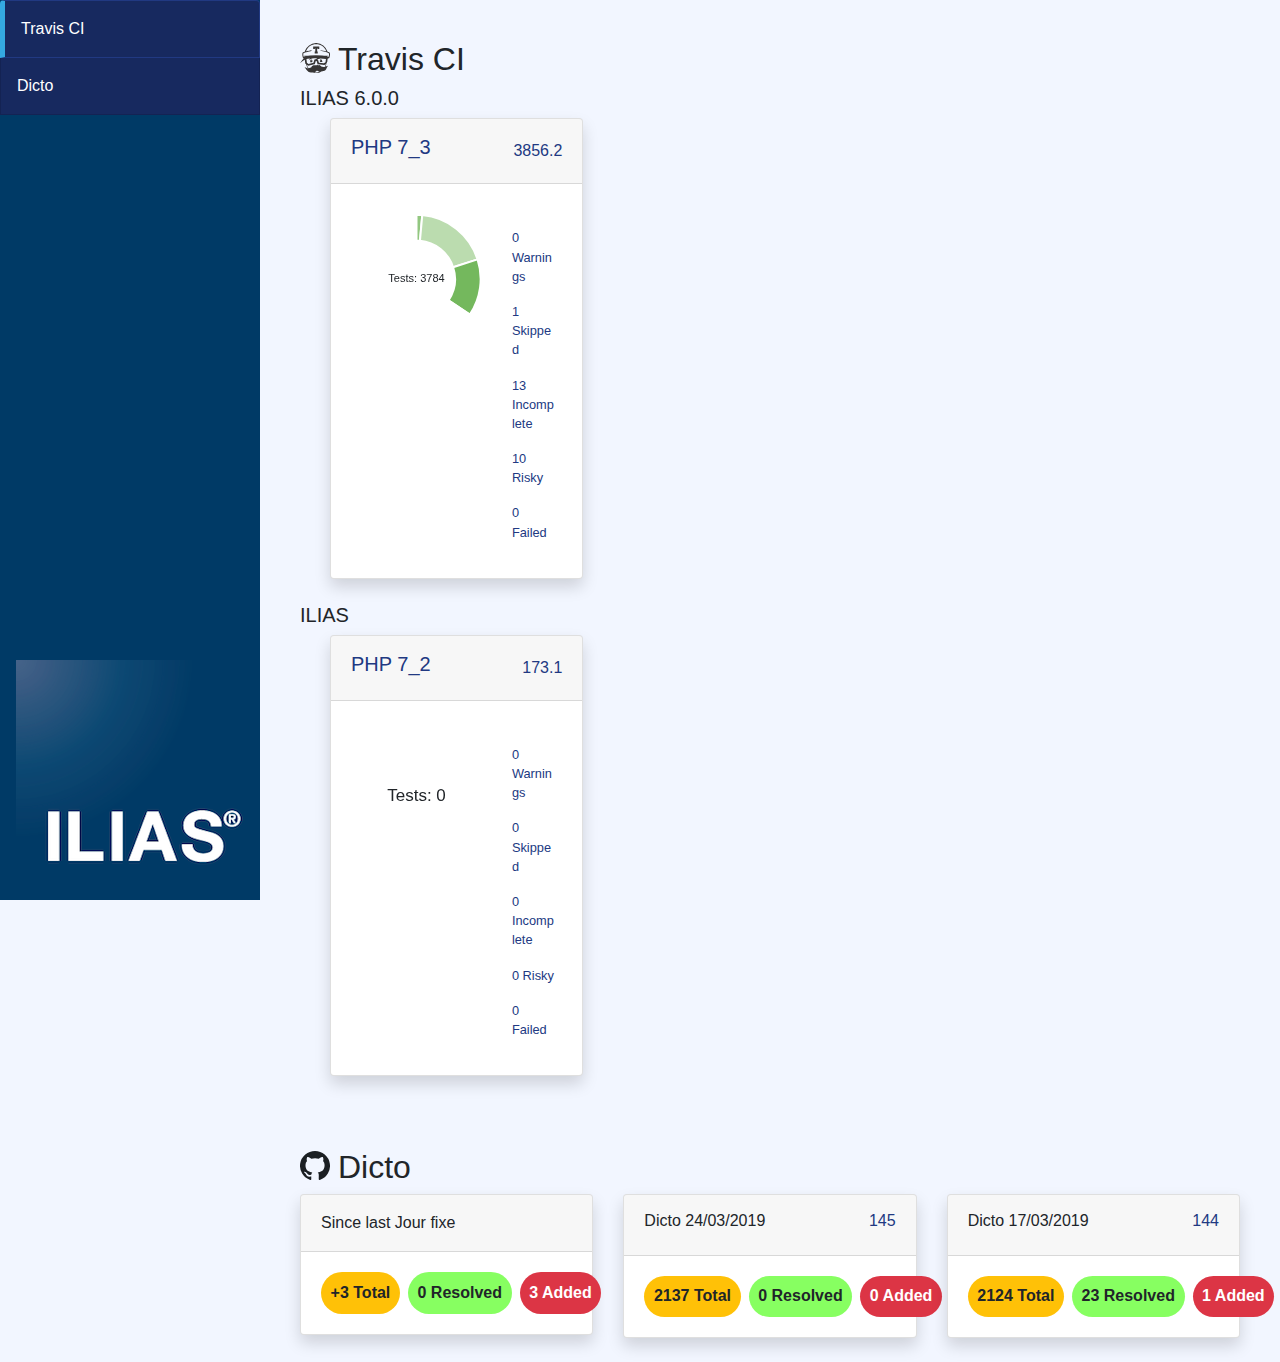
<file: index.html>
<!doctype html>
<html lang="de">
<head>
<meta charset="utf-8">
<meta name="viewport" content="width=device-width, initial-scale=1, shrink-to-fit=no">

<!-- eigenes Stylesheet -->
<link rel="stylesheet" href="css/stylesheet.css">
<!-- Screen -->
<link href="css/screen.css" media="screen, projection" rel="stylesheet" type="text/css" />
<!-- Fontawesome -->
<link rel="stylesheet" href="https://use.fontawesome.com/releases/v5.7.1/css/all.css" integrity="sha384-fnmOCqbTlWIlj8LyTjo7mOUStjsKC4pOpQbqyi7RrhN7udi9RwhKkMHpvLbHG9Sr" crossorigin="anonymous">
<title>ILIAS Dashboard</title>
</head>
<body>
<div class="sidebar list-group" id="nav_list" >
  <a class="list-group-item list-group-item-action active" href="#travis">Travis CI</a> 
  <a class="list-group-item list-group-item-action" href="#dicto">Dicto</a> 
    <a href="https://ilias.de" target="_blank"><img class="iliaslogo" src="icon/ILIAS Logo Web.png" alt="ILIAS Logo"></a>
</div>
<div class="content" data-spy="scroll"  data-target="#nav_list">
  <div class="row phpunit_data" id="travis">
    <div class="col-md-12">
      <h2 class="travis">Travis CI</h2><h6 class="col-md-12 text-center phpunit_date"></h6>
    </div>  
  </div>
  <div class="row mt-5 dicto-data" id="dicto">
    <div class="col-lg-12">
      <h2 class="dicto">Dicto</h2>
    </div>
  </div>
</div>
<script
  src="https://code.jquery.com/jquery-3.3.1.min.js"
  integrity="sha256-FgpCb/KJQlLNfOu91ta32o/NMZxltwRo8QtmkMRdAu8="
  crossorigin="anonymous"></script>
<script src="https://cdnjs.cloudflare.com/ajax/libs/popper.js/1.14.6/umd/popper.min.js" integrity="sha384-wHAiFfRlMFy6i5SRaxvfOCifBUQy1xHdJ/yoi7FRNXMRBu5WHdZYu1hA6ZOblgut" crossorigin="anonymous"></script> 
<script src="https://stackpath.bootstrapcdn.com/bootstrap/4.2.1/js/bootstrap.min.js" integrity="sha384-B0UglyR+jN6CkvvICOB2joaf5I4l3gm9GU6Hc1og6Ls7i6U/mkkaduKaBhlAXv9k" crossorigin="anonymous"></script> 

<!-- Page level plugins --> 
<script src="vendor/chart.js/Chart.min.js"></script> 

<!-- Chart scripts --> 
<script src="js/ILIAS_dashboard.js"></script>

</body>
</html>
</file>
<file: css/stylesheet.css>
body {
  margin: 0;
  font-family: OpenSans Regular,sans-serif;
	background-color: #F2F6FF;
}




h1 {
	font-size: 28px;
	font-weight: bold;
	color: #fff;
	font-family: 'Asap', sans-serif;
	
}

h2 {
	font-size: 28px;
	font-weight: bold;
	font-family: 'Asap', sans-serif;
	color: #373535;
	
}

@font-face {
  font-family: OpenSans Regular;
  src: url("../fonts/OpenSans-Regular.ttf");
}

@font-face {
  font-family: OpenSans Bold;
  src: url("../fonts/OpenSans-Bold.ttf");
}

@font-face {
  font-family: Asap Regular;
  src: url("../fonts/Asap-Regular.ttf");
}

@font-face {
  font-family: Asap Bold;
src: url("../fonts/Asap-Bold.ttf");
}

.sidebar {
  margin: 0;
  padding: 0;
  width: 260px;
  background-color: #003a66;
  position: fixed;
  height: 100%;
  overflow: auto;
}

.sidebar a {
  display: block;
  color: #fff;
  padding: 16px;
  text-decoration: none;
}
 
.sidebar a.active {
  background-color: #17295f;
	border-left: 5px solid #34A9E1;
  color: white;
}

.sidebar a:hover:not(.active) {
  background-color: #17295f;
  color: white;
}

div.content {
  margin-left: 260px;
  padding: 40px;
  height: 1000px;
}


.headersidenav {
	font-weight: bold;
	font-size: 28px;
	padding: 16px;
	color: white;
}

span.badge.badge-pill.badge-danger {
    font-size: 60%;
	margin-left: 8px;
}

.badge-success {
    color: #212529;
    background-color: #87ff61 !important
  }

span.badge.badge-pill.badge-success {
    font-size: 60%;
  margin-left: 8px;
}


.travis:before {
	content: "";
    display: block;
    background: url("../icon/Travis-Ci_icon.svg") no-repeat;
    width: 32px;
    height: 32px;
    float: left;
    margin: 3px 6px 0 0;
}

.testo{
	position: absolute;
	right: 10px;
	
}


.dicto:before {
	content: "";
    display: block;
    background: url("../icon/Octicons-mark-github.svg") no-repeat;
    width: 32px;
    height: 32px;
    float: left;
    margin: 3px 6px 0 0;
}

.iliaslogo {
    bottom: 0px;
    text-align: center;
    position:absolute;
}

.iliaslogo:hover {
    background-color: #003a66 !important;
}

.iliaslogo img {
    width: 50%;
}


.text-assertations {
color: #74B85D;	
}

.text-warnings {
color: #92C780;	
}

.text-skipped {
color: #BBDCAF;	
}

.text-incomplete {
color: #D8EBD2;	
}

.text-failed {
color: #c7372b; 
}

.text-assertations-warning {
color: #c7372b;	
}

.text-warnings-warning {
color: #e20201;	
}

.text-skipped-warning {
color: #f33a2f;	
}

.text-incomplete-warning {
color: #fa6553;	
}

.text-failed-warning {
color: #c7372b; 
}



@media screen and (max-width: 700px) {
  .sidebar {
    width: 100%;
    height: auto;
    position: relative;
  }
  .sidebar a {float: left;}
  div.content {margin-left: 0;}
}

@media screen and (max-width: 400px) {
  .sidebar a {
    text-align: center;
    float: none;
  }
}


.phpunit {
  border: 5px solid #f3f3f3;
  -webkit-animation: spin 1s linear infinite;
  animation: spin 1s linear infinite;
  border-top: 5px solid #555;
  border-radius: 50%;
  width: 50px;
  height: 50px;
  margin-left: 35%;
  margin-bottom: 5%;
  margin-top: 5%;
  }

.card-body .hidden{
  display:none;
}

@keyframes spin {
  0% { transform: rotate(0deg); }
  100% { transform: rotate(360deg); }
}

.col-xl-4{
  float:left;
}

.list-group-item {
  background-color: #17295f !important;
}

.custom-risky-warning{
  color: #C7372B !important;
}

.custom-risky{
  color: #74B85D !important;
}

.text-failed-warning{
  color: #99372B !important;
}
</file>
<file: css/screen.css>
/* Welcome to Compass.
 * In this file you should write your main styles. (or centralize your imports)
 * Import this file using the following HTML or equivalent:
 * <link href="/stylesheets/screen.css" media="screen, projection" rel="stylesheet" type="text/css" /> */
/* Scss Document */
/*!
 * Bootstrap v4.2.1 (https://getbootstrap.com/)
 * Copyright 2011-2018 The Bootstrap Authors
 * Copyright 2011-2018 Twitter, Inc.
 * Licensed under MIT (https://github.com/twbs/bootstrap/blob/master/LICENSE)
 */
:root {
  --blue: #007bff;
  --indigo: #6610f2;
  --purple: #6f42c1;
  --pink: #e83e8c;
  --red: #dc3545;
  --orange: #fd7e14;
  --yellow: #ffc107;
  --green: #28a745;
  --teal: #20c997;
  --cyan: #17a2b8;
  --white: #fff;
  --gray: #6c757d;
  --gray-dark: #343a40;
  --primary: #213982;
  --secondary: #D7DAE2;
  --success: #D8EBD2;
  --info: #17a2b8;
  --warning: #ffc107;
  --danger: #dc3545;
  --light: #f8f9fa;
  --dark: #343a40;
  --breakpoint-xs: 0;
  --breakpoint-sm: 576px;
  --breakpoint-md: 768px;
  --breakpoint-lg: 992px;
  --breakpoint-xl: 1200px;
  --font-family-sans-serif: -apple-system, BlinkMacSystemFont, "Segoe UI", Roboto, "Helvetica Neue", Arial, "Noto Sans", sans-serif, "Apple Color Emoji", "Segoe UI Emoji", "Segoe UI Symbol", "Noto Color Emoji";
  --font-family-monospace: SFMono-Regular, Menlo, Monaco, Consolas, "Liberation Mono", "Courier New", monospace; }

*,
*::before,
*::after {
  box-sizing: border-box; }

html {
  font-family: sans-serif;
  line-height: 1.15;
  -webkit-text-size-adjust: 100%;
  -webkit-tap-highlight-color: transparent; }

article, aside, figcaption, figure, footer, header, hgroup, main, nav, section {
  display: block; }

body {
  margin: 0;
  font-family: -apple-system, BlinkMacSystemFont, "Segoe UI", Roboto, "Helvetica Neue", Arial, "Noto Sans", sans-serif, "Apple Color Emoji", "Segoe UI Emoji", "Segoe UI Symbol", "Noto Color Emoji";
  font-size: 1rem;
  font-weight: 400;
  line-height: 1.5;
  color: #212529;
  text-align: left;
  background-color: #F2F6FF; }

[tabindex="-1"]:focus {
  outline: 0 !important; }

hr {
  box-sizing: content-box;
  height: 0;
  overflow: visible; }

h1, h2, h3, h4, h5, h6 {
  margin-top: 0;
  margin-bottom: 0.5rem; }

p {
  margin-top: 0;
  margin-bottom: 1rem; }

abbr[title],
abbr[data-original-title] {
  text-decoration: underline;
  text-decoration: underline dotted;
  cursor: help;
  border-bottom: 0;
  text-decoration-skip-ink: none; }

address {
  margin-bottom: 1rem;
  font-style: normal;
  line-height: inherit; }

ol,
ul,
dl {
  margin-top: 0;
  margin-bottom: 1rem; }

ol ol,
ul ul,
ol ul,
ul ol {
  margin-bottom: 0; }

dt {
  font-weight: 700; }

dd {
  margin-bottom: .5rem;
  margin-left: 0; }

blockquote {
  margin: 0 0 1rem; }

b,
strong {
  font-weight: bolder; }

small {
  font-size: 80%; }

sub,
sup {
  position: relative;
  font-size: 75%;
  line-height: 0;
  vertical-align: baseline; }

sub {
  bottom: -.25em; }

sup {
  top: -.5em; }

a {
  color: #213982;
  text-decoration: none;
  background-color: transparent; }
  a:hover {
    color: #121e45;
    text-decoration: none; }

a:not([href]):not([tabindex]) {
  color: inherit;
  text-decoration: none; }
  a:not([href]):not([tabindex]):hover, a:not([href]):not([tabindex]):focus {
    color: inherit;
    text-decoration: none; }
  a:not([href]):not([tabindex]):focus {
    outline: 0; }

pre,
code,
kbd,
samp {
  font-family: SFMono-Regular, Menlo, Monaco, Consolas, "Liberation Mono", "Courier New", monospace;
  font-size: 1em; }

pre {
  margin-top: 0;
  margin-bottom: 1rem;
  overflow: auto; }

figure {
  margin: 0 0 1rem; }

img {
  vertical-align: middle;
  border-style: none; }

svg {
  overflow: hidden;
  vertical-align: middle; }

table {
  border-collapse: collapse; }

caption {
  padding-top: 0.75rem;
  padding-bottom: 0.75rem;
  color: #6c757d;
  text-align: left;
  caption-side: bottom; }

th {
  text-align: inherit; }

label {
  display: inline-block;
  margin-bottom: 0.5rem; }

button {
  border-radius: 0; }

button:focus {
  outline: 1px dotted;
  outline: 5px auto -webkit-focus-ring-color; }

input,
button,
select,
optgroup,
textarea {
  margin: 0;
  font-family: inherit;
  font-size: inherit;
  line-height: inherit; }

button,
input {
  overflow: visible; }

button,
select {
  text-transform: none; }

button,
[type="button"],
[type="reset"],
[type="submit"] {
  -webkit-appearance: button; }

button::-moz-focus-inner,
[type="button"]::-moz-focus-inner,
[type="reset"]::-moz-focus-inner,
[type="submit"]::-moz-focus-inner {
  padding: 0;
  border-style: none; }

input[type="radio"],
input[type="checkbox"] {
  box-sizing: border-box;
  padding: 0; }

input[type="date"],
input[type="time"],
input[type="datetime-local"],
input[type="month"] {
  -webkit-appearance: listbox; }

textarea {
  overflow: auto;
  resize: vertical; }

fieldset {
  min-width: 0;
  padding: 0;
  margin: 0;
  border: 0; }

legend {
  display: block;
  width: 100%;
  max-width: 100%;
  padding: 0;
  margin-bottom: .5rem;
  font-size: 1.5rem;
  line-height: inherit;
  color: inherit;
  white-space: normal; }

progress {
  vertical-align: baseline; }

[type="number"]::-webkit-inner-spin-button,
[type="number"]::-webkit-outer-spin-button {
  height: auto; }

[type="search"] {
  outline-offset: -2px;
  -webkit-appearance: none; }

[type="search"]::-webkit-search-decoration {
  -webkit-appearance: none; }

::-webkit-file-upload-button {
  font: inherit;
  -webkit-appearance: button; }

output {
  display: inline-block; }

summary {
  display: list-item;
  cursor: pointer; }

template {
  display: none; }

[hidden] {
  display: none !important; }

h1, h2, h3, h4, h5, h6,
.h1, .h2, .h3, .h4, .h5, .h6 {
  margin-bottom: 0.5rem;
  font-family: inherit;
  font-weight: 500;
  line-height: 1.2;
  color: inherit; }

h1, .h1 {
  font-size: 2.5rem; }

h2, .h2 {
  font-size: 2rem; }

h3, .h3 {
  font-size: 1.75rem; }

h4, .h4 {
  font-size: 1.5rem; }

h5, .h5 {
  font-size: 1.25rem; }

h6, .h6 {
  font-size: 1rem; }

.lead {
  font-size: 1.25rem;
  font-weight: 300; }

.display-1 {
  font-size: 6rem;
  font-weight: 300;
  line-height: 1.2; }

.display-2 {
  font-size: 5.5rem;
  font-weight: 300;
  line-height: 1.2; }

.display-3 {
  font-size: 4.5rem;
  font-weight: 300;
  line-height: 1.2; }

.display-4 {
  font-size: 3.5rem;
  font-weight: 300;
  line-height: 1.2; }

hr {
  margin-top: 1rem;
  margin-bottom: 1rem;
  border: 0;
  border-top: 1px solid rgba(0, 0, 0, 0.1); }

small,
.small {
  font-size: 80%;
  font-weight: 400; }

mark,
.mark {
  padding: 0.2em;
  background-color: #fcf8e3; }

.list-unstyled {
  padding-left: 0;
  list-style: none; }

.list-inline {
  padding-left: 0;
  list-style: none; }

.list-inline-item {
  display: inline-block; }
  .list-inline-item:not(:last-child) {
    margin-right: 0.5rem; }

.initialism {
  font-size: 90%;
  text-transform: uppercase; }

.blockquote {
  margin-bottom: 1rem;
  font-size: 1.25rem; }

.blockquote-footer {
  display: block;
  font-size: 80%;
  color: #6c757d; }
  .blockquote-footer::before {
    content: "\2014\00A0"; }

.img-fluid {
  max-width: 100%;
  height: auto; }

.img-thumbnail {
  padding: 0.25rem;
  background-color: #F2F6FF;
  border: 1px solid #dee2e6;
  border-radius: 0.25rem;
  max-width: 100%;
  height: auto; }

.figure {
  display: inline-block; }

.figure-img {
  margin-bottom: 0.5rem;
  line-height: 1; }

.figure-caption {
  font-size: 90%;
  color: #6c757d; }

code {
  font-size: 87.5%;
  color: #e83e8c;
  word-break: break-word; }
  a > code {
    color: inherit; }

kbd {
  padding: 0.2rem 0.4rem;
  font-size: 87.5%;
  color: #fff;
  background-color: #212529;
  border-radius: 0.2rem; }
  kbd kbd {
    padding: 0;
    font-size: 100%;
    font-weight: 700; }

pre {
  display: block;
  font-size: 87.5%;
  color: #212529; }
  pre code {
    font-size: inherit;
    color: inherit;
    word-break: normal; }

.pre-scrollable {
  max-height: 340px;
  overflow-y: scroll; }

.container {
  width: 100%;
  padding-right: 15px;
  padding-left: 15px;
  margin-right: auto;
  margin-left: auto; }
  @media (min-width: 576px) {
    .container {
      max-width: 540px; } }
  @media (min-width: 768px) {
    .container {
      max-width: 720px; } }
  @media (min-width: 992px) {
    .container {
      max-width: 960px; } }
  @media (min-width: 1200px) {
    .container {
      max-width: 1140px; } }

.container-fluid {
  width: 100%;
  padding-right: 15px;
  padding-left: 15px;
  margin-right: auto;
  margin-left: auto; }

.row {
  display: flex;
  flex-wrap: wrap;
  margin-right: -15px;
  margin-left: -15px; }

.no-gutters {
  margin-right: 0;
  margin-left: 0; }
  .no-gutters > .col,
  .no-gutters > [class*="col-"] {
    padding-right: 0;
    padding-left: 0; }

.col-1, .col-2, .col-3, .col-4, .col-5, .col-6, .col-7, .col-8, .col-9, .col-10, .col-11, .col-12, .col,
.col-auto, .col-sm-1, .col-sm-2, .col-sm-3, .col-sm-4, .col-sm-5, .col-sm-6, .col-sm-7, .col-sm-8, .col-sm-9, .col-sm-10, .col-sm-11, .col-sm-12, .col-sm,
.col-sm-auto, .col-md-1, .col-md-2, .col-md-3, .col-md-4, .col-md-5, .col-md-6, .col-md-7, .col-md-8, .col-md-9, .col-md-10, .col-md-11, .col-md-12, .col-md,
.col-md-auto, .col-lg-1, .col-lg-2, .col-lg-3, .col-lg-4, .col-lg-5, .col-lg-6, .col-lg-7, .col-lg-8, .col-lg-9, .col-lg-10, .col-lg-11, .col-lg-12, .col-lg,
.col-lg-auto, .col-xl-1, .col-xl-2, .col-xl-3, .col-xl-4, .col-xl-5, .col-xl-6, .col-xl-7, .col-xl-8, .col-xl-9, .col-xl-10, .col-xl-11, .col-xl-12, .col-xl,
.col-xl-auto {
  position: relative;
  width: 100%;
  padding-right: 15px;
  padding-left: 15px; }

.col {
  flex-basis: 0;
  flex-grow: 1;
  max-width: 100%; }

.col-auto {
  flex: 0 0 auto;
  width: auto;
  max-width: 100%; }

.col-1 {
  flex: 0 0 8.33333%;
  max-width: 8.33333%; }

.col-2 {
  flex: 0 0 16.66667%;
  max-width: 16.66667%; }

.col-3 {
  flex: 0 0 25%;
  max-width: 25%; }

.col-4 {
  flex: 0 0 33.33333%;
  max-width: 33.33333%; }

.col-5 {
  flex: 0 0 41.66667%;
  max-width: 41.66667%; }

.col-6 {
  flex: 0 0 50%;
  max-width: 50%; }

.col-7 {
  flex: 0 0 58.33333%;
  max-width: 58.33333%; }

.col-8 {
  flex: 0 0 66.66667%;
  max-width: 66.66667%; }

.col-9 {
  flex: 0 0 75%;
  max-width: 75%; }

.col-10 {
  flex: 0 0 83.33333%;
  max-width: 83.33333%; }

.col-11 {
  flex: 0 0 91.66667%;
  max-width: 91.66667%; }

.col-12 {
  flex: 0 0 100%;
  max-width: 100%; }

.order-first {
  order: -1; }

.order-last {
  order: 13; }

.order-0 {
  order: 0; }

.order-1 {
  order: 1; }

.order-2 {
  order: 2; }

.order-3 {
  order: 3; }

.order-4 {
  order: 4; }

.order-5 {
  order: 5; }

.order-6 {
  order: 6; }

.order-7 {
  order: 7; }

.order-8 {
  order: 8; }

.order-9 {
  order: 9; }

.order-10 {
  order: 10; }

.order-11 {
  order: 11; }

.order-12 {
  order: 12; }

.offset-1 {
  margin-left: 8.33333%; }

.offset-2 {
  margin-left: 16.66667%; }

.offset-3 {
  margin-left: 25%; }

.offset-4 {
  margin-left: 33.33333%; }

.offset-5 {
  margin-left: 41.66667%; }

.offset-6 {
  margin-left: 50%; }

.offset-7 {
  margin-left: 58.33333%; }

.offset-8 {
  margin-left: 66.66667%; }

.offset-9 {
  margin-left: 75%; }

.offset-10 {
  margin-left: 83.33333%; }

.offset-11 {
  margin-left: 91.66667%; }

@media (min-width: 576px) {
  .col-sm {
    flex-basis: 0;
    flex-grow: 1;
    max-width: 100%; }

  .col-sm-auto {
    flex: 0 0 auto;
    width: auto;
    max-width: 100%; }

  .col-sm-1 {
    flex: 0 0 8.33333%;
    max-width: 8.33333%; }

  .col-sm-2 {
    flex: 0 0 16.66667%;
    max-width: 16.66667%; }

  .col-sm-3 {
    flex: 0 0 25%;
    max-width: 25%; }

  .col-sm-4 {
    flex: 0 0 33.33333%;
    max-width: 33.33333%; }

  .col-sm-5 {
    flex: 0 0 41.66667%;
    max-width: 41.66667%; }

  .col-sm-6 {
    flex: 0 0 50%;
    max-width: 50%; }

  .col-sm-7 {
    flex: 0 0 58.33333%;
    max-width: 58.33333%; }

  .col-sm-8 {
    flex: 0 0 66.66667%;
    max-width: 66.66667%; }

  .col-sm-9 {
    flex: 0 0 75%;
    max-width: 75%; }

  .col-sm-10 {
    flex: 0 0 83.33333%;
    max-width: 83.33333%; }

  .col-sm-11 {
    flex: 0 0 91.66667%;
    max-width: 91.66667%; }

  .col-sm-12 {
    flex: 0 0 100%;
    max-width: 100%; }

  .order-sm-first {
    order: -1; }

  .order-sm-last {
    order: 13; }

  .order-sm-0 {
    order: 0; }

  .order-sm-1 {
    order: 1; }

  .order-sm-2 {
    order: 2; }

  .order-sm-3 {
    order: 3; }

  .order-sm-4 {
    order: 4; }

  .order-sm-5 {
    order: 5; }

  .order-sm-6 {
    order: 6; }

  .order-sm-7 {
    order: 7; }

  .order-sm-8 {
    order: 8; }

  .order-sm-9 {
    order: 9; }

  .order-sm-10 {
    order: 10; }

  .order-sm-11 {
    order: 11; }

  .order-sm-12 {
    order: 12; }

  .offset-sm-0 {
    margin-left: 0; }

  .offset-sm-1 {
    margin-left: 8.33333%; }

  .offset-sm-2 {
    margin-left: 16.66667%; }

  .offset-sm-3 {
    margin-left: 25%; }

  .offset-sm-4 {
    margin-left: 33.33333%; }

  .offset-sm-5 {
    margin-left: 41.66667%; }

  .offset-sm-6 {
    margin-left: 50%; }

  .offset-sm-7 {
    margin-left: 58.33333%; }

  .offset-sm-8 {
    margin-left: 66.66667%; }

  .offset-sm-9 {
    margin-left: 75%; }

  .offset-sm-10 {
    margin-left: 83.33333%; }

  .offset-sm-11 {
    margin-left: 91.66667%; } }
@media (min-width: 768px) {
  .col-md {
    flex-basis: 0;
    flex-grow: 1;
    max-width: 100%; }

  .col-md-auto {
    flex: 0 0 auto;
    width: auto;
    max-width: 100%; }

  .col-md-1 {
    flex: 0 0 8.33333%;
    max-width: 8.33333%; }

  .col-md-2 {
    flex: 0 0 16.66667%;
    max-width: 16.66667%; }

  .col-md-3 {
    flex: 0 0 25%;
    max-width: 25%; }

  .col-md-4 {
    flex: 0 0 33.33333%;
    max-width: 33.33333%; }

  .col-md-5 {
    flex: 0 0 41.66667%;
    max-width: 41.66667%; }

  .col-md-6 {
    flex: 0 0 50%;
    max-width: 50%; }

  .col-md-7 {
    flex: 0 0 58.33333%;
    max-width: 58.33333%; }

  .col-md-8 {
    flex: 0 0 66.66667%;
    max-width: 66.66667%; }

  .col-md-9 {
    flex: 0 0 75%;
    max-width: 75%; }

  .col-md-10 {
    flex: 0 0 83.33333%;
    max-width: 83.33333%; }

  .col-md-11 {
    flex: 0 0 91.66667%;
    max-width: 91.66667%; }

  .col-md-12 {
    flex: 0 0 100%;
    max-width: 100%; }

  .order-md-first {
    order: -1; }

  .order-md-last {
    order: 13; }

  .order-md-0 {
    order: 0; }

  .order-md-1 {
    order: 1; }

  .order-md-2 {
    order: 2; }

  .order-md-3 {
    order: 3; }

  .order-md-4 {
    order: 4; }

  .order-md-5 {
    order: 5; }

  .order-md-6 {
    order: 6; }

  .order-md-7 {
    order: 7; }

  .order-md-8 {
    order: 8; }

  .order-md-9 {
    order: 9; }

  .order-md-10 {
    order: 10; }

  .order-md-11 {
    order: 11; }

  .order-md-12 {
    order: 12; }

  .offset-md-0 {
    margin-left: 0; }

  .offset-md-1 {
    margin-left: 8.33333%; }

  .offset-md-2 {
    margin-left: 16.66667%; }

  .offset-md-3 {
    margin-left: 25%; }

  .offset-md-4 {
    margin-left: 33.33333%; }

  .offset-md-5 {
    margin-left: 41.66667%; }

  .offset-md-6 {
    margin-left: 50%; }

  .offset-md-7 {
    margin-left: 58.33333%; }

  .offset-md-8 {
    margin-left: 66.66667%; }

  .offset-md-9 {
    margin-left: 75%; }

  .offset-md-10 {
    margin-left: 83.33333%; }

  .offset-md-11 {
    margin-left: 91.66667%; } }
@media (min-width: 992px) {
  .col-lg {
    flex-basis: 0;
    flex-grow: 1;
    max-width: 100%; }

  .col-lg-auto {
    flex: 0 0 auto;
    width: auto;
    max-width: 100%; }

  .col-lg-1 {
    flex: 0 0 8.33333%;
    max-width: 8.33333%; }

  .col-lg-2 {
    flex: 0 0 16.66667%;
    max-width: 16.66667%; }

  .col-lg-3 {
    flex: 0 0 25%;
    max-width: 25%; }

  .col-lg-4 {
    flex: 0 0 33.33333%;
    max-width: 33.33333%; }

  .col-lg-5 {
    flex: 0 0 41.66667%;
    max-width: 41.66667%; }

  .col-lg-6 {
    flex: 0 0 50%;
    max-width: 50%; }

  .col-lg-7 {
    flex: 0 0 58.33333%;
    max-width: 58.33333%; }

  .col-lg-8 {
    flex: 0 0 66.66667%;
    max-width: 66.66667%; }

  .col-lg-9 {
    flex: 0 0 75%;
    max-width: 75%; }

  .col-lg-10 {
    flex: 0 0 83.33333%;
    max-width: 83.33333%; }

  .col-lg-11 {
    flex: 0 0 91.66667%;
    max-width: 91.66667%; }

  .col-lg-12 {
    flex: 0 0 100%;
    max-width: 100%; }

  .order-lg-first {
    order: -1; }

  .order-lg-last {
    order: 13; }

  .order-lg-0 {
    order: 0; }

  .order-lg-1 {
    order: 1; }

  .order-lg-2 {
    order: 2; }

  .order-lg-3 {
    order: 3; }

  .order-lg-4 {
    order: 4; }

  .order-lg-5 {
    order: 5; }

  .order-lg-6 {
    order: 6; }

  .order-lg-7 {
    order: 7; }

  .order-lg-8 {
    order: 8; }

  .order-lg-9 {
    order: 9; }

  .order-lg-10 {
    order: 10; }

  .order-lg-11 {
    order: 11; }

  .order-lg-12 {
    order: 12; }

  .offset-lg-0 {
    margin-left: 0; }

  .offset-lg-1 {
    margin-left: 8.33333%; }

  .offset-lg-2 {
    margin-left: 16.66667%; }

  .offset-lg-3 {
    margin-left: 25%; }

  .offset-lg-4 {
    margin-left: 33.33333%; }

  .offset-lg-5 {
    margin-left: 41.66667%; }

  .offset-lg-6 {
    margin-left: 50%; }

  .offset-lg-7 {
    margin-left: 58.33333%; }

  .offset-lg-8 {
    margin-left: 66.66667%; }

  .offset-lg-9 {
    margin-left: 75%; }

  .offset-lg-10 {
    margin-left: 83.33333%; }

  .offset-lg-11 {
    margin-left: 91.66667%; } }
@media (min-width: 1200px) {
  .col-xl {
    flex-basis: 0;
    flex-grow: 1;
    max-width: 100%; }

  .col-xl-auto {
    flex: 0 0 auto;
    width: auto;
    max-width: 100%; }

  .col-xl-1 {
    flex: 0 0 8.33333%;
    max-width: 8.33333%; }

  .col-xl-2 {
    flex: 0 0 16.66667%;
    max-width: 16.66667%; }

  .col-xl-3 {
    flex: 0 0 25%;
    max-width: 25%; }

  .col-xl-4 {
    flex: 0 0 33.33333%;
    max-width: 33.33333%; }

  .col-xl-5 {
    flex: 0 0 41.66667%;
    max-width: 41.66667%; }

  .col-xl-6 {
    flex: 0 0 50%;
    max-width: 50%; }

  .col-xl-7 {
    flex: 0 0 58.33333%;
    max-width: 58.33333%; }

  .col-xl-8 {
    flex: 0 0 66.66667%;
    max-width: 66.66667%; }

  .col-xl-9 {
    flex: 0 0 75%;
    max-width: 75%; }

  .col-xl-10 {
    flex: 0 0 83.33333%;
    max-width: 83.33333%; }

  .col-xl-11 {
    flex: 0 0 91.66667%;
    max-width: 91.66667%; }

  .col-xl-12 {
    flex: 0 0 100%;
    max-width: 100%; }

  .order-xl-first {
    order: -1; }

  .order-xl-last {
    order: 13; }

  .order-xl-0 {
    order: 0; }

  .order-xl-1 {
    order: 1; }

  .order-xl-2 {
    order: 2; }

  .order-xl-3 {
    order: 3; }

  .order-xl-4 {
    order: 4; }

  .order-xl-5 {
    order: 5; }

  .order-xl-6 {
    order: 6; }

  .order-xl-7 {
    order: 7; }

  .order-xl-8 {
    order: 8; }

  .order-xl-9 {
    order: 9; }

  .order-xl-10 {
    order: 10; }

  .order-xl-11 {
    order: 11; }

  .order-xl-12 {
    order: 12; }

  .offset-xl-0 {
    margin-left: 0; }

  .offset-xl-1 {
    margin-left: 8.33333%; }

  .offset-xl-2 {
    margin-left: 16.66667%; }

  .offset-xl-3 {
    margin-left: 25%; }

  .offset-xl-4 {
    margin-left: 33.33333%; }

  .offset-xl-5 {
    margin-left: 41.66667%; }

  .offset-xl-6 {
    margin-left: 50%; }

  .offset-xl-7 {
    margin-left: 58.33333%; }

  .offset-xl-8 {
    margin-left: 66.66667%; }

  .offset-xl-9 {
    margin-left: 75%; }

  .offset-xl-10 {
    margin-left: 83.33333%; }

  .offset-xl-11 {
    margin-left: 91.66667%; } }
.table {
  width: 100%;
  margin-bottom: 1rem;
  background-color: transparent; }
  .table th,
  .table td {
    padding: 0.75rem;
    vertical-align: top;
    border-top: 1px solid #dee2e6; }
  .table thead th {
    vertical-align: bottom;
    border-bottom: 2px solid #dee2e6; }
  .table tbody + tbody {
    border-top: 2px solid #dee2e6; }
  .table .table {
    background-color: #F2F6FF; }

.table-sm th,
.table-sm td {
  padding: 0.3rem; }

.table-bordered {
  border: 1px solid #dee2e6; }
  .table-bordered th,
  .table-bordered td {
    border: 1px solid #dee2e6; }
  .table-bordered thead th,
  .table-bordered thead td {
    border-bottom-width: 2px; }

.table-borderless th,
.table-borderless td,
.table-borderless thead th,
.table-borderless tbody + tbody {
  border: 0; }

.table-striped tbody tr:nth-of-type(odd) {
  background-color: rgba(0, 0, 0, 0.05); }

.table-hover tbody tr:hover {
  background-color: rgba(0, 0, 0, 0.075); }

.table-primary,
.table-primary > th,
.table-primary > td {
  background-color: #c1c8dc; }
.table-primary th,
.table-primary td,
.table-primary thead th,
.table-primary tbody + tbody {
  border-color: #8c98be; }

.table-hover .table-primary:hover {
  background-color: #b1bad3; }
  .table-hover .table-primary:hover > td,
  .table-hover .table-primary:hover > th {
    background-color: #b1bad3; }

.table-secondary,
.table-secondary > th,
.table-secondary > td {
  background-color: #f4f5f7; }
.table-secondary th,
.table-secondary td,
.table-secondary thead th,
.table-secondary tbody + tbody {
  border-color: #eaecf0; }

.table-hover .table-secondary:hover {
  background-color: #e5e8ec; }
  .table-hover .table-secondary:hover > td,
  .table-hover .table-secondary:hover > th {
    background-color: #e5e8ec; }

.table-success,
.table-success > th,
.table-success > td {
  background-color: #f4f9f2; }
.table-success th,
.table-success td,
.table-success thead th,
.table-success tbody + tbody {
  border-color: #ebf5e8; }

.table-hover .table-success:hover {
  background-color: #e5f1e1; }
  .table-hover .table-success:hover > td,
  .table-hover .table-success:hover > th {
    background-color: #e5f1e1; }

.table-info,
.table-info > th,
.table-info > td {
  background-color: #bee5eb; }
.table-info th,
.table-info td,
.table-info thead th,
.table-info tbody + tbody {
  border-color: #86cfda; }

.table-hover .table-info:hover {
  background-color: #abdde5; }
  .table-hover .table-info:hover > td,
  .table-hover .table-info:hover > th {
    background-color: #abdde5; }

.table-warning,
.table-warning > th,
.table-warning > td {
  background-color: #ffeeba; }
.table-warning th,
.table-warning td,
.table-warning thead th,
.table-warning tbody + tbody {
  border-color: #ffdf7e; }

.table-hover .table-warning:hover {
  background-color: #ffe8a1; }
  .table-hover .table-warning:hover > td,
  .table-hover .table-warning:hover > th {
    background-color: #ffe8a1; }

.table-danger,
.table-danger > th,
.table-danger > td {
  background-color: #f5c6cb; }
.table-danger th,
.table-danger td,
.table-danger thead th,
.table-danger tbody + tbody {
  border-color: #ed969e; }

.table-hover .table-danger:hover {
  background-color: #f1b0b7; }
  .table-hover .table-danger:hover > td,
  .table-hover .table-danger:hover > th {
    background-color: #f1b0b7; }

.table-light,
.table-light > th,
.table-light > td {
  background-color: #fdfdfe; }
.table-light th,
.table-light td,
.table-light thead th,
.table-light tbody + tbody {
  border-color: #fbfcfc; }

.table-hover .table-light:hover {
  background-color: #ececf6; }
  .table-hover .table-light:hover > td,
  .table-hover .table-light:hover > th {
    background-color: #ececf6; }

.table-dark,
.table-dark > th,
.table-dark > td {
  background-color: #c6c8ca; }
.table-dark th,
.table-dark td,
.table-dark thead th,
.table-dark tbody + tbody {
  border-color: #95999c; }

.table-hover .table-dark:hover {
  background-color: #b9bbbe; }
  .table-hover .table-dark:hover > td,
  .table-hover .table-dark:hover > th {
    background-color: #b9bbbe; }

.table-active,
.table-active > th,
.table-active > td {
  background-color: rgba(0, 0, 0, 0.075); }

.table-hover .table-active:hover {
  background-color: rgba(0, 0, 0, 0.075); }
  .table-hover .table-active:hover > td,
  .table-hover .table-active:hover > th {
    background-color: rgba(0, 0, 0, 0.075); }

.table .thead-dark th {
  color: #fff;
  background-color: #212529;
  border-color: #32383e; }
.table .thead-light th {
  color: #495057;
  background-color: #e9ecef;
  border-color: #dee2e6; }

.table-dark {
  color: #fff;
  background-color: #212529; }
  .table-dark th,
  .table-dark td,
  .table-dark thead th {
    border-color: #32383e; }
  .table-dark.table-bordered {
    border: 0; }
  .table-dark.table-striped tbody tr:nth-of-type(odd) {
    background-color: rgba(255, 255, 255, 0.05); }
  .table-dark.table-hover tbody tr:hover {
    background-color: rgba(255, 255, 255, 0.075); }

@media (max-width: 575.98px) {
  .table-responsive-sm {
    display: block;
    width: 100%;
    overflow-x: auto;
    -webkit-overflow-scrolling: touch;
    -ms-overflow-style: -ms-autohiding-scrollbar; }
    .table-responsive-sm > .table-bordered {
      border: 0; } }
@media (max-width: 767.98px) {
  .table-responsive-md {
    display: block;
    width: 100%;
    overflow-x: auto;
    -webkit-overflow-scrolling: touch;
    -ms-overflow-style: -ms-autohiding-scrollbar; }
    .table-responsive-md > .table-bordered {
      border: 0; } }
@media (max-width: 991.98px) {
  .table-responsive-lg {
    display: block;
    width: 100%;
    overflow-x: auto;
    -webkit-overflow-scrolling: touch;
    -ms-overflow-style: -ms-autohiding-scrollbar; }
    .table-responsive-lg > .table-bordered {
      border: 0; } }
@media (max-width: 1199.98px) {
  .table-responsive-xl {
    display: block;
    width: 100%;
    overflow-x: auto;
    -webkit-overflow-scrolling: touch;
    -ms-overflow-style: -ms-autohiding-scrollbar; }
    .table-responsive-xl > .table-bordered {
      border: 0; } }
.table-responsive {
  display: block;
  width: 100%;
  overflow-x: auto;
  -webkit-overflow-scrolling: touch;
  -ms-overflow-style: -ms-autohiding-scrollbar; }
  .table-responsive > .table-bordered {
    border: 0; }

.form-control {
  display: block;
  width: 100%;
  height: calc(2.25rem + 2px);
  padding: 0.375rem 0.75rem;
  font-size: 1rem;
  font-weight: 400;
  line-height: 1.5;
  color: #495057;
  background-color: #fff;
  background-clip: padding-box;
  border: 1px solid #ced4da;
  border-radius: 0.25rem;
  transition: border-color 0.15s ease-in-out, box-shadow 0.15s ease-in-out; }
  @media screen and (prefers-reduced-motion: reduce) {
    .form-control {
      transition: none; } }
  .form-control::-ms-expand {
    background-color: transparent;
    border: 0; }
  .form-control:focus {
    color: #495057;
    background-color: #fff;
    border-color: #5070d3;
    outline: 0;
    box-shadow: 0 0 0 0.2rem rgba(33, 57, 130, 0.25); }
  .form-control::placeholder {
    color: #6c757d;
    opacity: 1; }
  .form-control:disabled, .form-control[readonly] {
    background-color: #e9ecef;
    opacity: 1; }

select.form-control:focus::-ms-value {
  color: #495057;
  background-color: #fff; }

.form-control-file,
.form-control-range {
  display: block;
  width: 100%; }

.col-form-label {
  padding-top: calc(0.375rem + 1px);
  padding-bottom: calc(0.375rem + 1px);
  margin-bottom: 0;
  font-size: inherit;
  line-height: 1.5; }

.col-form-label-lg {
  padding-top: calc(0.5rem + 1px);
  padding-bottom: calc(0.5rem + 1px);
  font-size: 1.25rem;
  line-height: 1.5; }

.col-form-label-sm {
  padding-top: calc(0.25rem + 1px);
  padding-bottom: calc(0.25rem + 1px);
  font-size: 0.875rem;
  line-height: 1.5; }

.form-control-plaintext {
  display: block;
  width: 100%;
  padding-top: 0.375rem;
  padding-bottom: 0.375rem;
  margin-bottom: 0;
  line-height: 1.5;
  color: #212529;
  background-color: transparent;
  border: solid transparent;
  border-width: 1px 0; }
  .form-control-plaintext.form-control-sm, .form-control-plaintext.form-control-lg {
    padding-right: 0;
    padding-left: 0; }

.form-control-sm {
  height: calc(1.8125rem + 2px);
  padding: 0.25rem 0.5rem;
  font-size: 0.875rem;
  line-height: 1.5;
  border-radius: 0.2rem; }

.form-control-lg {
  height: calc(2.875rem + 2px);
  padding: 0.5rem 1rem;
  font-size: 1.25rem;
  line-height: 1.5;
  border-radius: 0.3rem; }

select.form-control[size], select.form-control[multiple] {
  height: auto; }

textarea.form-control {
  height: auto; }

.form-group {
  margin-bottom: 1rem; }

.form-text {
  display: block;
  margin-top: 0.25rem; }

.form-row {
  display: flex;
  flex-wrap: wrap;
  margin-right: -5px;
  margin-left: -5px; }
  .form-row > .col,
  .form-row > [class*="col-"] {
    padding-right: 5px;
    padding-left: 5px; }

.form-check {
  position: relative;
  display: block;
  padding-left: 1.25rem; }

.form-check-input {
  position: absolute;
  margin-top: 0.3rem;
  margin-left: -1.25rem; }
  .form-check-input:disabled ~ .form-check-label {
    color: #6c757d; }

.form-check-label {
  margin-bottom: 0; }

.form-check-inline {
  display: inline-flex;
  align-items: center;
  padding-left: 0;
  margin-right: 0.75rem; }
  .form-check-inline .form-check-input {
    position: static;
    margin-top: 0;
    margin-right: 0.3125rem;
    margin-left: 0; }

.valid-feedback {
  display: none;
  width: 100%;
  margin-top: 0.25rem;
  font-size: 80%;
  color: #D8EBD2; }

.valid-tooltip {
  position: absolute;
  top: 100%;
  z-index: 5;
  display: none;
  max-width: 100%;
  padding: 0.25rem 0.5rem;
  margin-top: .1rem;
  font-size: 0.875rem;
  line-height: 1.5;
  color: #212529;
  background-color: rgba(216, 235, 210, 0.9);
  border-radius: 0.25rem; }

.was-validated .form-control:valid, .form-control.is-valid {
  border-color: #D8EBD2;
  padding-right: 2.25rem;
  background-repeat: no-repeat;
  background-position: center right calc(2.25rem / 4);
  background-size: calc(2.25rem / 2) calc(2.25rem / 2);
  background-image: url("data:image/svg+xml,%3csvg xmlns='http://www.w3.org/2000/svg' viewBox='0 0 8 8'%3e%3cpath fill='%23D8EBD2' d='M2.3 6.73L.6 4.53c-.4-1.04.46-1.4 1.1-.8l1.1 1.4 3.4-3.8c.6-.63 1.6-.27 1.2.7l-4 4.6c-.43.5-.8.4-1.1.1z'/%3e%3c/svg%3e"); }
  .was-validated .form-control:valid:focus, .form-control.is-valid:focus {
    border-color: #D8EBD2;
    box-shadow: 0 0 0 0.2rem rgba(216, 235, 210, 0.25); }
  .was-validated .form-control:valid ~ .valid-feedback,
  .was-validated .form-control:valid ~ .valid-tooltip, .form-control.is-valid ~ .valid-feedback,
  .form-control.is-valid ~ .valid-tooltip {
    display: block; }

.was-validated textarea.form-control:valid, textarea.form-control.is-valid {
  padding-right: 2.25rem;
  background-position: top calc(2.25rem / 4) right calc(2.25rem / 4); }

.was-validated .custom-select:valid, .custom-select.is-valid {
  border-color: #D8EBD2;
  padding-right: 3.4375rem;
  background: url("data:image/svg+xml,%3csvg xmlns='http://www.w3.org/2000/svg' viewBox='0 0 4 5'%3e%3cpath fill='%23343a40' d='M2 0L0 2h4zm0 5L0 3h4z'/%3e%3c/svg%3e") no-repeat right 0.75rem center/8px 10px, url("data:image/svg+xml,%3csvg xmlns='http://www.w3.org/2000/svg' viewBox='0 0 8 8'%3e%3cpath fill='%23D8EBD2' d='M2.3 6.73L.6 4.53c-.4-1.04.46-1.4 1.1-.8l1.1 1.4 3.4-3.8c.6-.63 1.6-.27 1.2.7l-4 4.6c-.43.5-.8.4-1.1.1z'/%3e%3c/svg%3e") no-repeat center right 1.75rem/1.125rem 1.125rem; }
  .was-validated .custom-select:valid:focus, .custom-select.is-valid:focus {
    border-color: #D8EBD2;
    box-shadow: 0 0 0 0.2rem rgba(216, 235, 210, 0.25); }
  .was-validated .custom-select:valid ~ .valid-feedback,
  .was-validated .custom-select:valid ~ .valid-tooltip, .custom-select.is-valid ~ .valid-feedback,
  .custom-select.is-valid ~ .valid-tooltip {
    display: block; }

.was-validated .form-control-file:valid ~ .valid-feedback,
.was-validated .form-control-file:valid ~ .valid-tooltip, .form-control-file.is-valid ~ .valid-feedback,
.form-control-file.is-valid ~ .valid-tooltip {
  display: block; }

.was-validated .form-check-input:valid ~ .form-check-label, .form-check-input.is-valid ~ .form-check-label {
  color: #D8EBD2; }
.was-validated .form-check-input:valid ~ .valid-feedback,
.was-validated .form-check-input:valid ~ .valid-tooltip, .form-check-input.is-valid ~ .valid-feedback,
.form-check-input.is-valid ~ .valid-tooltip {
  display: block; }

.was-validated .custom-control-input:valid ~ .custom-control-label, .custom-control-input.is-valid ~ .custom-control-label {
  color: #D8EBD2; }
  .was-validated .custom-control-input:valid ~ .custom-control-label::before, .custom-control-input.is-valid ~ .custom-control-label::before {
    border-color: #D8EBD2; }
.was-validated .custom-control-input:valid ~ .valid-feedback,
.was-validated .custom-control-input:valid ~ .valid-tooltip, .custom-control-input.is-valid ~ .valid-feedback,
.custom-control-input.is-valid ~ .valid-tooltip {
  display: block; }
.was-validated .custom-control-input:valid:checked ~ .custom-control-label::before, .custom-control-input.is-valid:checked ~ .custom-control-label::before {
  border-color: #f7fbf5;
  background-color: #f7fbf5; }
.was-validated .custom-control-input:valid:focus ~ .custom-control-label::before, .custom-control-input.is-valid:focus ~ .custom-control-label::before {
  box-shadow: 0 0 0 0.2rem rgba(216, 235, 210, 0.25); }
.was-validated .custom-control-input:valid:focus:not(:checked) ~ .custom-control-label::before, .custom-control-input.is-valid:focus:not(:checked) ~ .custom-control-label::before {
  border-color: #D8EBD2; }

.was-validated .custom-file-input:valid ~ .custom-file-label, .custom-file-input.is-valid ~ .custom-file-label {
  border-color: #D8EBD2; }
.was-validated .custom-file-input:valid ~ .valid-feedback,
.was-validated .custom-file-input:valid ~ .valid-tooltip, .custom-file-input.is-valid ~ .valid-feedback,
.custom-file-input.is-valid ~ .valid-tooltip {
  display: block; }
.was-validated .custom-file-input:valid:focus ~ .custom-file-label, .custom-file-input.is-valid:focus ~ .custom-file-label {
  border-color: #D8EBD2;
  box-shadow: 0 0 0 0.2rem rgba(216, 235, 210, 0.25); }

.invalid-feedback {
  display: none;
  width: 100%;
  margin-top: 0.25rem;
  font-size: 80%;
  color: #dc3545; }

.invalid-tooltip {
  position: absolute;
  top: 100%;
  z-index: 5;
  display: none;
  max-width: 100%;
  padding: 0.25rem 0.5rem;
  margin-top: .1rem;
  font-size: 0.875rem;
  line-height: 1.5;
  color: #fff;
  background-color: rgba(220, 53, 69, 0.9);
  border-radius: 0.25rem; }

.was-validated .form-control:invalid, .form-control.is-invalid {
  border-color: #dc3545;
  padding-right: 2.25rem;
  background-repeat: no-repeat;
  background-position: center right calc(2.25rem / 4);
  background-size: calc(2.25rem / 2) calc(2.25rem / 2);
  background-image: url("data:image/svg+xml,%3csvg xmlns='http://www.w3.org/2000/svg' fill='%23dc3545' viewBox='-2 -2 7 7'%3e%3cpath stroke='%23d9534f' d='M0 0l3 3m0-3L0 3'/%3e%3ccircle r='.5'/%3e%3ccircle cx='3' r='.5'/%3e%3ccircle cy='3' r='.5'/%3e%3ccircle cx='3' cy='3' r='.5'/%3e%3c/svg%3E"); }
  .was-validated .form-control:invalid:focus, .form-control.is-invalid:focus {
    border-color: #dc3545;
    box-shadow: 0 0 0 0.2rem rgba(220, 53, 69, 0.25); }
  .was-validated .form-control:invalid ~ .invalid-feedback,
  .was-validated .form-control:invalid ~ .invalid-tooltip, .form-control.is-invalid ~ .invalid-feedback,
  .form-control.is-invalid ~ .invalid-tooltip {
    display: block; }

.was-validated textarea.form-control:invalid, textarea.form-control.is-invalid {
  padding-right: 2.25rem;
  background-position: top calc(2.25rem / 4) right calc(2.25rem / 4); }

.was-validated .custom-select:invalid, .custom-select.is-invalid {
  border-color: #dc3545;
  padding-right: 3.4375rem;
  background: url("data:image/svg+xml,%3csvg xmlns='http://www.w3.org/2000/svg' viewBox='0 0 4 5'%3e%3cpath fill='%23343a40' d='M2 0L0 2h4zm0 5L0 3h4z'/%3e%3c/svg%3e") no-repeat right 0.75rem center/8px 10px, url("data:image/svg+xml,%3csvg xmlns='http://www.w3.org/2000/svg' fill='%23dc3545' viewBox='-2 -2 7 7'%3e%3cpath stroke='%23d9534f' d='M0 0l3 3m0-3L0 3'/%3e%3ccircle r='.5'/%3e%3ccircle cx='3' r='.5'/%3e%3ccircle cy='3' r='.5'/%3e%3ccircle cx='3' cy='3' r='.5'/%3e%3c/svg%3E") no-repeat center right 1.75rem/1.125rem 1.125rem; }
  .was-validated .custom-select:invalid:focus, .custom-select.is-invalid:focus {
    border-color: #dc3545;
    box-shadow: 0 0 0 0.2rem rgba(220, 53, 69, 0.25); }
  .was-validated .custom-select:invalid ~ .invalid-feedback,
  .was-validated .custom-select:invalid ~ .invalid-tooltip, .custom-select.is-invalid ~ .invalid-feedback,
  .custom-select.is-invalid ~ .invalid-tooltip {
    display: block; }

.was-validated .form-control-file:invalid ~ .invalid-feedback,
.was-validated .form-control-file:invalid ~ .invalid-tooltip, .form-control-file.is-invalid ~ .invalid-feedback,
.form-control-file.is-invalid ~ .invalid-tooltip {
  display: block; }

.was-validated .form-check-input:invalid ~ .form-check-label, .form-check-input.is-invalid ~ .form-check-label {
  color: #dc3545; }
.was-validated .form-check-input:invalid ~ .invalid-feedback,
.was-validated .form-check-input:invalid ~ .invalid-tooltip, .form-check-input.is-invalid ~ .invalid-feedback,
.form-check-input.is-invalid ~ .invalid-tooltip {
  display: block; }

.was-validated .custom-control-input:invalid ~ .custom-control-label, .custom-control-input.is-invalid ~ .custom-control-label {
  color: #dc3545; }
  .was-validated .custom-control-input:invalid ~ .custom-control-label::before, .custom-control-input.is-invalid ~ .custom-control-label::before {
    border-color: #dc3545; }
.was-validated .custom-control-input:invalid ~ .invalid-feedback,
.was-validated .custom-control-input:invalid ~ .invalid-tooltip, .custom-control-input.is-invalid ~ .invalid-feedback,
.custom-control-input.is-invalid ~ .invalid-tooltip {
  display: block; }
.was-validated .custom-control-input:invalid:checked ~ .custom-control-label::before, .custom-control-input.is-invalid:checked ~ .custom-control-label::before {
  border-color: #e4606d;
  background-color: #e4606d; }
.was-validated .custom-control-input:invalid:focus ~ .custom-control-label::before, .custom-control-input.is-invalid:focus ~ .custom-control-label::before {
  box-shadow: 0 0 0 0.2rem rgba(220, 53, 69, 0.25); }
.was-validated .custom-control-input:invalid:focus:not(:checked) ~ .custom-control-label::before, .custom-control-input.is-invalid:focus:not(:checked) ~ .custom-control-label::before {
  border-color: #dc3545; }

.was-validated .custom-file-input:invalid ~ .custom-file-label, .custom-file-input.is-invalid ~ .custom-file-label {
  border-color: #dc3545; }
.was-validated .custom-file-input:invalid ~ .invalid-feedback,
.was-validated .custom-file-input:invalid ~ .invalid-tooltip, .custom-file-input.is-invalid ~ .invalid-feedback,
.custom-file-input.is-invalid ~ .invalid-tooltip {
  display: block; }
.was-validated .custom-file-input:invalid:focus ~ .custom-file-label, .custom-file-input.is-invalid:focus ~ .custom-file-label {
  border-color: #dc3545;
  box-shadow: 0 0 0 0.2rem rgba(220, 53, 69, 0.25); }

.form-inline {
  display: flex;
  flex-flow: row wrap;
  align-items: center; }
  .form-inline .form-check {
    width: 100%; }
  @media (min-width: 576px) {
    .form-inline label {
      display: flex;
      align-items: center;
      justify-content: center;
      margin-bottom: 0; }
    .form-inline .form-group {
      display: flex;
      flex: 0 0 auto;
      flex-flow: row wrap;
      align-items: center;
      margin-bottom: 0; }
    .form-inline .form-control {
      display: inline-block;
      width: auto;
      vertical-align: middle; }
    .form-inline .form-control-plaintext {
      display: inline-block; }
    .form-inline .input-group,
    .form-inline .custom-select {
      width: auto; }
    .form-inline .form-check {
      display: flex;
      align-items: center;
      justify-content: center;
      width: auto;
      padding-left: 0; }
    .form-inline .form-check-input {
      position: relative;
      margin-top: 0;
      margin-right: 0.25rem;
      margin-left: 0; }
    .form-inline .custom-control {
      align-items: center;
      justify-content: center; }
    .form-inline .custom-control-label {
      margin-bottom: 0; } }

.btn {
  display: inline-block;
  font-weight: 400;
  color: #212529;
  text-align: center;
  vertical-align: middle;
  user-select: none;
  background-color: transparent;
  border: 1px solid transparent;
  padding: 0.375rem 0.75rem;
  font-size: 1rem;
  line-height: 1.5;
  border-radius: 0.25rem;
  transition: color 0.15s ease-in-out, background-color 0.15s ease-in-out, border-color 0.15s ease-in-out, box-shadow 0.15s ease-in-out; }
  @media screen and (prefers-reduced-motion: reduce) {
    .btn {
      transition: none; } }
  .btn:hover {
    color: #212529;
    text-decoration: none; }
  .btn:focus, .btn.focus {
    outline: 0;
    box-shadow: 0 0 0 0.2rem rgba(33, 57, 130, 0.25); }
  .btn.disabled, .btn:disabled {
    opacity: 0.65; }
  .btn:not(:disabled):not(.disabled) {
    cursor: pointer; }

a.btn.disabled,
fieldset:disabled a.btn {
  pointer-events: none; }

.btn-primary {
  color: #fff;
  background-color: #213982;
  border-color: #213982; }
  .btn-primary:hover {
    color: #fff;
    background-color: #192c63;
    border-color: #172759; }
  .btn-primary:focus, .btn-primary.focus {
    box-shadow: 0 0 0 0.2rem rgba(66, 87, 149, 0.5); }
  .btn-primary.disabled, .btn-primary:disabled {
    color: #fff;
    background-color: #213982;
    border-color: #213982; }
  .btn-primary:not(:disabled):not(.disabled):active, .btn-primary:not(:disabled):not(.disabled).active, .show > .btn-primary.dropdown-toggle {
    color: #fff;
    background-color: #172759;
    border-color: #14234f; }
    .btn-primary:not(:disabled):not(.disabled):active:focus, .btn-primary:not(:disabled):not(.disabled).active:focus, .show > .btn-primary.dropdown-toggle:focus {
      box-shadow: 0 0 0 0.2rem rgba(66, 87, 149, 0.5); }

.btn-secondary {
  color: #212529;
  background-color: #D7DAE2;
  border-color: #D7DAE2; }
  .btn-secondary:hover {
    color: #212529;
    background-color: #c1c5d2;
    border-color: #b9bfcd; }
  .btn-secondary:focus, .btn-secondary.focus {
    box-shadow: 0 0 0 0.2rem rgba(188, 191, 198, 0.5); }
  .btn-secondary.disabled, .btn-secondary:disabled {
    color: #212529;
    background-color: #D7DAE2;
    border-color: #D7DAE2; }
  .btn-secondary:not(:disabled):not(.disabled):active, .btn-secondary:not(:disabled):not(.disabled).active, .show > .btn-secondary.dropdown-toggle {
    color: #212529;
    background-color: #b9bfcd;
    border-color: #b2b8c7; }
    .btn-secondary:not(:disabled):not(.disabled):active:focus, .btn-secondary:not(:disabled):not(.disabled).active:focus, .show > .btn-secondary.dropdown-toggle:focus {
      box-shadow: 0 0 0 0.2rem rgba(188, 191, 198, 0.5); }

.btn-success {
  color: #212529;
  background-color: #D8EBD2;
  border-color: #D8EBD2; }
  .btn-success:hover {
    color: #212529;
    background-color: #c1dfb8;
    border-color: #b9dbaf; }
  .btn-success:focus, .btn-success.focus {
    box-shadow: 0 0 0 0.2rem rgba(189, 205, 185, 0.5); }
  .btn-success.disabled, .btn-success:disabled {
    color: #212529;
    background-color: #D8EBD2;
    border-color: #D8EBD2; }
  .btn-success:not(:disabled):not(.disabled):active, .btn-success:not(:disabled):not(.disabled).active, .show > .btn-success.dropdown-toggle {
    color: #212529;
    background-color: #b9dbaf;
    border-color: #b2d7a6; }
    .btn-success:not(:disabled):not(.disabled):active:focus, .btn-success:not(:disabled):not(.disabled).active:focus, .show > .btn-success.dropdown-toggle:focus {
      box-shadow: 0 0 0 0.2rem rgba(189, 205, 185, 0.5); }

.btn-info {
  color: #fff;
  background-color: #17a2b8;
  border-color: #17a2b8; }
  .btn-info:hover {
    color: #fff;
    background-color: #138496;
    border-color: #117a8b; }
  .btn-info:focus, .btn-info.focus {
    box-shadow: 0 0 0 0.2rem rgba(58, 176, 195, 0.5); }
  .btn-info.disabled, .btn-info:disabled {
    color: #fff;
    background-color: #17a2b8;
    border-color: #17a2b8; }
  .btn-info:not(:disabled):not(.disabled):active, .btn-info:not(:disabled):not(.disabled).active, .show > .btn-info.dropdown-toggle {
    color: #fff;
    background-color: #117a8b;
    border-color: #10707f; }
    .btn-info:not(:disabled):not(.disabled):active:focus, .btn-info:not(:disabled):not(.disabled).active:focus, .show > .btn-info.dropdown-toggle:focus {
      box-shadow: 0 0 0 0.2rem rgba(58, 176, 195, 0.5); }

.btn-warning {
  color: #212529;
  background-color: #ffc107;
  border-color: #ffc107; }
  .btn-warning:hover {
    color: #212529;
    background-color: #e0a800;
    border-color: #d39e00; }
  .btn-warning:focus, .btn-warning.focus {
    box-shadow: 0 0 0 0.2rem rgba(222, 170, 12, 0.5); }
  .btn-warning.disabled, .btn-warning:disabled {
    color: #212529;
    background-color: #ffc107;
    border-color: #ffc107; }
  .btn-warning:not(:disabled):not(.disabled):active, .btn-warning:not(:disabled):not(.disabled).active, .show > .btn-warning.dropdown-toggle {
    color: #212529;
    background-color: #d39e00;
    border-color: #c69500; }
    .btn-warning:not(:disabled):not(.disabled):active:focus, .btn-warning:not(:disabled):not(.disabled).active:focus, .show > .btn-warning.dropdown-toggle:focus {
      box-shadow: 0 0 0 0.2rem rgba(222, 170, 12, 0.5); }

.btn-danger {
  color: #fff;
  background-color: #dc3545;
  border-color: #dc3545; }
  .btn-danger:hover {
    color: #fff;
    background-color: #c82333;
    border-color: #bd2130; }
  .btn-danger:focus, .btn-danger.focus {
    box-shadow: 0 0 0 0.2rem rgba(225, 83, 97, 0.5); }
  .btn-danger.disabled, .btn-danger:disabled {
    color: #fff;
    background-color: #dc3545;
    border-color: #dc3545; }
  .btn-danger:not(:disabled):not(.disabled):active, .btn-danger:not(:disabled):not(.disabled).active, .show > .btn-danger.dropdown-toggle {
    color: #fff;
    background-color: #bd2130;
    border-color: #b21f2d; }
    .btn-danger:not(:disabled):not(.disabled):active:focus, .btn-danger:not(:disabled):not(.disabled).active:focus, .show > .btn-danger.dropdown-toggle:focus {
      box-shadow: 0 0 0 0.2rem rgba(225, 83, 97, 0.5); }

.btn-light {
  color: #212529;
  background-color: #f8f9fa;
  border-color: #f8f9fa; }
  .btn-light:hover {
    color: #212529;
    background-color: #e2e6ea;
    border-color: #dae0e5; }
  .btn-light:focus, .btn-light.focus {
    box-shadow: 0 0 0 0.2rem rgba(216, 217, 219, 0.5); }
  .btn-light.disabled, .btn-light:disabled {
    color: #212529;
    background-color: #f8f9fa;
    border-color: #f8f9fa; }
  .btn-light:not(:disabled):not(.disabled):active, .btn-light:not(:disabled):not(.disabled).active, .show > .btn-light.dropdown-toggle {
    color: #212529;
    background-color: #dae0e5;
    border-color: #d3d9df; }
    .btn-light:not(:disabled):not(.disabled):active:focus, .btn-light:not(:disabled):not(.disabled).active:focus, .show > .btn-light.dropdown-toggle:focus {
      box-shadow: 0 0 0 0.2rem rgba(216, 217, 219, 0.5); }

.btn-dark {
  color: #fff;
  background-color: #343a40;
  border-color: #343a40; }
  .btn-dark:hover {
    color: #fff;
    background-color: #23272b;
    border-color: #1d2124; }
  .btn-dark:focus, .btn-dark.focus {
    box-shadow: 0 0 0 0.2rem rgba(82, 88, 93, 0.5); }
  .btn-dark.disabled, .btn-dark:disabled {
    color: #fff;
    background-color: #343a40;
    border-color: #343a40; }
  .btn-dark:not(:disabled):not(.disabled):active, .btn-dark:not(:disabled):not(.disabled).active, .show > .btn-dark.dropdown-toggle {
    color: #fff;
    background-color: #1d2124;
    border-color: #171a1d; }
    .btn-dark:not(:disabled):not(.disabled):active:focus, .btn-dark:not(:disabled):not(.disabled).active:focus, .show > .btn-dark.dropdown-toggle:focus {
      box-shadow: 0 0 0 0.2rem rgba(82, 88, 93, 0.5); }

.btn-outline-primary {
  color: #213982;
  border-color: #213982; }
  .btn-outline-primary:hover {
    color: #fff;
    background-color: #213982;
    border-color: #213982; }
  .btn-outline-primary:focus, .btn-outline-primary.focus {
    box-shadow: 0 0 0 0.2rem rgba(33, 57, 130, 0.5); }
  .btn-outline-primary.disabled, .btn-outline-primary:disabled {
    color: #213982;
    background-color: transparent; }
  .btn-outline-primary:not(:disabled):not(.disabled):active, .btn-outline-primary:not(:disabled):not(.disabled).active, .show > .btn-outline-primary.dropdown-toggle {
    color: #fff;
    background-color: #213982;
    border-color: #213982; }
    .btn-outline-primary:not(:disabled):not(.disabled):active:focus, .btn-outline-primary:not(:disabled):not(.disabled).active:focus, .show > .btn-outline-primary.dropdown-toggle:focus {
      box-shadow: 0 0 0 0.2rem rgba(33, 57, 130, 0.5); }

.btn-outline-secondary {
  color: #D7DAE2;
  border-color: #D7DAE2; }
  .btn-outline-secondary:hover {
    color: #212529;
    background-color: #D7DAE2;
    border-color: #D7DAE2; }
  .btn-outline-secondary:focus, .btn-outline-secondary.focus {
    box-shadow: 0 0 0 0.2rem rgba(215, 218, 226, 0.5); }
  .btn-outline-secondary.disabled, .btn-outline-secondary:disabled {
    color: #D7DAE2;
    background-color: transparent; }
  .btn-outline-secondary:not(:disabled):not(.disabled):active, .btn-outline-secondary:not(:disabled):not(.disabled).active, .show > .btn-outline-secondary.dropdown-toggle {
    color: #212529;
    background-color: #D7DAE2;
    border-color: #D7DAE2; }
    .btn-outline-secondary:not(:disabled):not(.disabled):active:focus, .btn-outline-secondary:not(:disabled):not(.disabled).active:focus, .show > .btn-outline-secondary.dropdown-toggle:focus {
      box-shadow: 0 0 0 0.2rem rgba(215, 218, 226, 0.5); }

.btn-outline-success {
  color: #D8EBD2;
  border-color: #D8EBD2; }
  .btn-outline-success:hover {
    color: #212529;
    background-color: #D8EBD2;
    border-color: #D8EBD2; }
  .btn-outline-success:focus, .btn-outline-success.focus {
    box-shadow: 0 0 0 0.2rem rgba(216, 235, 210, 0.5); }
  .btn-outline-success.disabled, .btn-outline-success:disabled {
    color: #D8EBD2;
    background-color: transparent; }
  .btn-outline-success:not(:disabled):not(.disabled):active, .btn-outline-success:not(:disabled):not(.disabled).active, .show > .btn-outline-success.dropdown-toggle {
    color: #212529;
    background-color: #D8EBD2;
    border-color: #D8EBD2; }
    .btn-outline-success:not(:disabled):not(.disabled):active:focus, .btn-outline-success:not(:disabled):not(.disabled).active:focus, .show > .btn-outline-success.dropdown-toggle:focus {
      box-shadow: 0 0 0 0.2rem rgba(216, 235, 210, 0.5); }

.btn-outline-info {
  color: #17a2b8;
  border-color: #17a2b8; }
  .btn-outline-info:hover {
    color: #fff;
    background-color: #17a2b8;
    border-color: #17a2b8; }
  .btn-outline-info:focus, .btn-outline-info.focus {
    box-shadow: 0 0 0 0.2rem rgba(23, 162, 184, 0.5); }
  .btn-outline-info.disabled, .btn-outline-info:disabled {
    color: #17a2b8;
    background-color: transparent; }
  .btn-outline-info:not(:disabled):not(.disabled):active, .btn-outline-info:not(:disabled):not(.disabled).active, .show > .btn-outline-info.dropdown-toggle {
    color: #fff;
    background-color: #17a2b8;
    border-color: #17a2b8; }
    .btn-outline-info:not(:disabled):not(.disabled):active:focus, .btn-outline-info:not(:disabled):not(.disabled).active:focus, .show > .btn-outline-info.dropdown-toggle:focus {
      box-shadow: 0 0 0 0.2rem rgba(23, 162, 184, 0.5); }

.btn-outline-warning {
  color: #ffc107;
  border-color: #ffc107; }
  .btn-outline-warning:hover {
    color: #212529;
    background-color: #ffc107;
    border-color: #ffc107; }
  .btn-outline-warning:focus, .btn-outline-warning.focus {
    box-shadow: 0 0 0 0.2rem rgba(255, 193, 7, 0.5); }
  .btn-outline-warning.disabled, .btn-outline-warning:disabled {
    color: #ffc107;
    background-color: transparent; }
  .btn-outline-warning:not(:disabled):not(.disabled):active, .btn-outline-warning:not(:disabled):not(.disabled).active, .show > .btn-outline-warning.dropdown-toggle {
    color: #212529;
    background-color: #ffc107;
    border-color: #ffc107; }
    .btn-outline-warning:not(:disabled):not(.disabled):active:focus, .btn-outline-warning:not(:disabled):not(.disabled).active:focus, .show > .btn-outline-warning.dropdown-toggle:focus {
      box-shadow: 0 0 0 0.2rem rgba(255, 193, 7, 0.5); }

.btn-outline-danger {
  color: #dc3545;
  border-color: #dc3545; }
  .btn-outline-danger:hover {
    color: #fff;
    background-color: #dc3545;
    border-color: #dc3545; }
  .btn-outline-danger:focus, .btn-outline-danger.focus {
    box-shadow: 0 0 0 0.2rem rgba(220, 53, 69, 0.5); }
  .btn-outline-danger.disabled, .btn-outline-danger:disabled {
    color: #dc3545;
    background-color: transparent; }
  .btn-outline-danger:not(:disabled):not(.disabled):active, .btn-outline-danger:not(:disabled):not(.disabled).active, .show > .btn-outline-danger.dropdown-toggle {
    color: #fff;
    background-color: #dc3545;
    border-color: #dc3545; }
    .btn-outline-danger:not(:disabled):not(.disabled):active:focus, .btn-outline-danger:not(:disabled):not(.disabled).active:focus, .show > .btn-outline-danger.dropdown-toggle:focus {
      box-shadow: 0 0 0 0.2rem rgba(220, 53, 69, 0.5); }

.btn-outline-light {
  color: #f8f9fa;
  border-color: #f8f9fa; }
  .btn-outline-light:hover {
    color: #212529;
    background-color: #f8f9fa;
    border-color: #f8f9fa; }
  .btn-outline-light:focus, .btn-outline-light.focus {
    box-shadow: 0 0 0 0.2rem rgba(248, 249, 250, 0.5); }
  .btn-outline-light.disabled, .btn-outline-light:disabled {
    color: #f8f9fa;
    background-color: transparent; }
  .btn-outline-light:not(:disabled):not(.disabled):active, .btn-outline-light:not(:disabled):not(.disabled).active, .show > .btn-outline-light.dropdown-toggle {
    color: #212529;
    background-color: #f8f9fa;
    border-color: #f8f9fa; }
    .btn-outline-light:not(:disabled):not(.disabled):active:focus, .btn-outline-light:not(:disabled):not(.disabled).active:focus, .show > .btn-outline-light.dropdown-toggle:focus {
      box-shadow: 0 0 0 0.2rem rgba(248, 249, 250, 0.5); }

.btn-outline-dark {
  color: #343a40;
  border-color: #343a40; }
  .btn-outline-dark:hover {
    color: #fff;
    background-color: #343a40;
    border-color: #343a40; }
  .btn-outline-dark:focus, .btn-outline-dark.focus {
    box-shadow: 0 0 0 0.2rem rgba(52, 58, 64, 0.5); }
  .btn-outline-dark.disabled, .btn-outline-dark:disabled {
    color: #343a40;
    background-color: transparent; }
  .btn-outline-dark:not(:disabled):not(.disabled):active, .btn-outline-dark:not(:disabled):not(.disabled).active, .show > .btn-outline-dark.dropdown-toggle {
    color: #fff;
    background-color: #343a40;
    border-color: #343a40; }
    .btn-outline-dark:not(:disabled):not(.disabled):active:focus, .btn-outline-dark:not(:disabled):not(.disabled).active:focus, .show > .btn-outline-dark.dropdown-toggle:focus {
      box-shadow: 0 0 0 0.2rem rgba(52, 58, 64, 0.5); }

.btn-link {
  font-weight: 400;
  color: #213982; }
  .btn-link:hover {
    color: #121e45;
    text-decoration: none; }
  .btn-link:focus, .btn-link.focus {
    text-decoration: none;
    box-shadow: none; }
  .btn-link:disabled, .btn-link.disabled {
    color: #6c757d;
    pointer-events: none; }

.btn-lg, .btn-group-lg > .btn {
  padding: 0.5rem 1rem;
  font-size: 1.25rem;
  line-height: 1.5;
  border-radius: 0.3rem; }

.btn-sm, .btn-group-sm > .btn {
  padding: 0.25rem 0.5rem;
  font-size: 0.875rem;
  line-height: 1.5;
  border-radius: 0.2rem; }

.btn-block {
  display: block;
  width: 100%; }
  .btn-block + .btn-block {
    margin-top: 0.5rem; }

input[type="submit"].btn-block,
input[type="reset"].btn-block,
input[type="button"].btn-block {
  width: 100%; }

.fade {
  transition: opacity 0.15s linear; }
  @media screen and (prefers-reduced-motion: reduce) {
    .fade {
      transition: none; } }
  .fade:not(.show) {
    opacity: 0; }

.collapse:not(.show) {
  display: none; }

.collapsing {
  position: relative;
  height: 0;
  overflow: hidden;
  transition: height 0.35s ease; }
  @media screen and (prefers-reduced-motion: reduce) {
    .collapsing {
      transition: none; } }

.dropup,
.dropright,
.dropdown,
.dropleft {
  position: relative; }

.dropdown-toggle::after {
  display: inline-block;
  margin-left: 0.255em;
  vertical-align: 0.255em;
  content: "";
  border-top: 0.3em solid;
  border-right: 0.3em solid transparent;
  border-bottom: 0;
  border-left: 0.3em solid transparent; }
.dropdown-toggle:empty::after {
  margin-left: 0; }

.dropdown-menu {
  position: absolute;
  top: 100%;
  left: 0;
  z-index: 1000;
  display: none;
  float: left;
  min-width: 10rem;
  padding: 0.5rem 0;
  margin: 0.125rem 0 0;
  font-size: 1rem;
  color: #212529;
  text-align: left;
  list-style: none;
  background-color: #fff;
  background-clip: padding-box;
  border: 1px solid rgba(0, 0, 0, 0.15);
  border-radius: 0.25rem; }

.dropdown-menu-right {
  right: 0;
  left: auto; }

@media (min-width: 576px) {
  .dropdown-menu-sm-right {
    right: 0;
    left: auto; } }
@media (min-width: 768px) {
  .dropdown-menu-md-right {
    right: 0;
    left: auto; } }
@media (min-width: 992px) {
  .dropdown-menu-lg-right {
    right: 0;
    left: auto; } }
@media (min-width: 1200px) {
  .dropdown-menu-xl-right {
    right: 0;
    left: auto; } }
.dropdown-menu-left {
  right: auto;
  left: 0; }

@media (min-width: 576px) {
  .dropdown-menu-sm-left {
    right: auto;
    left: 0; } }
@media (min-width: 768px) {
  .dropdown-menu-md-left {
    right: auto;
    left: 0; } }
@media (min-width: 992px) {
  .dropdown-menu-lg-left {
    right: auto;
    left: 0; } }
@media (min-width: 1200px) {
  .dropdown-menu-xl-left {
    right: auto;
    left: 0; } }
.dropup .dropdown-menu {
  top: auto;
  bottom: 100%;
  margin-top: 0;
  margin-bottom: 0.125rem; }
.dropup .dropdown-toggle::after {
  display: inline-block;
  margin-left: 0.255em;
  vertical-align: 0.255em;
  content: "";
  border-top: 0;
  border-right: 0.3em solid transparent;
  border-bottom: 0.3em solid;
  border-left: 0.3em solid transparent; }
.dropup .dropdown-toggle:empty::after {
  margin-left: 0; }

.dropright .dropdown-menu {
  top: 0;
  right: auto;
  left: 100%;
  margin-top: 0;
  margin-left: 0.125rem; }
.dropright .dropdown-toggle::after {
  display: inline-block;
  margin-left: 0.255em;
  vertical-align: 0.255em;
  content: "";
  border-top: 0.3em solid transparent;
  border-right: 0;
  border-bottom: 0.3em solid transparent;
  border-left: 0.3em solid; }
.dropright .dropdown-toggle:empty::after {
  margin-left: 0; }
.dropright .dropdown-toggle::after {
  vertical-align: 0; }

.dropleft .dropdown-menu {
  top: 0;
  right: 100%;
  left: auto;
  margin-top: 0;
  margin-right: 0.125rem; }
.dropleft .dropdown-toggle::after {
  display: inline-block;
  margin-left: 0.255em;
  vertical-align: 0.255em;
  content: ""; }
.dropleft .dropdown-toggle::after {
  display: none; }
.dropleft .dropdown-toggle::before {
  display: inline-block;
  margin-right: 0.255em;
  vertical-align: 0.255em;
  content: "";
  border-top: 0.3em solid transparent;
  border-right: 0.3em solid;
  border-bottom: 0.3em solid transparent; }
.dropleft .dropdown-toggle:empty::after {
  margin-left: 0; }
.dropleft .dropdown-toggle::before {
  vertical-align: 0; }

.dropdown-menu[x-placement^="top"], .dropdown-menu[x-placement^="right"], .dropdown-menu[x-placement^="bottom"], .dropdown-menu[x-placement^="left"] {
  right: auto;
  bottom: auto; }

.dropdown-divider {
  height: 0;
  margin: 0.5rem 0;
  overflow: hidden;
  border-top: 1px solid #e9ecef; }

.dropdown-item {
  display: block;
  width: 100%;
  padding: 0.25rem 1.5rem;
  clear: both;
  font-weight: 400;
  color: #212529;
  text-align: inherit;
  white-space: nowrap;
  background-color: transparent;
  border: 0; }
  .dropdown-item:first-child {
    border-top-left-radius: calc(0.25rem - 1px);
    border-top-right-radius: calc(0.25rem - 1px); }
  .dropdown-item:last-child {
    border-bottom-right-radius: calc(0.25rem - 1px);
    border-bottom-left-radius: calc(0.25rem - 1px); }
  .dropdown-item:hover, .dropdown-item:focus {
    color: #16181b;
    text-decoration: none;
    background-color: #f8f9fa; }
  .dropdown-item.active, .dropdown-item:active {
    color: #fff;
    text-decoration: none;
    background-color: #213982; }
  .dropdown-item.disabled, .dropdown-item:disabled {
    color: #6c757d;
    pointer-events: none;
    background-color: transparent; }

.dropdown-menu.show {
  display: block; }

.dropdown-header {
  display: block;
  padding: 0.5rem 1.5rem;
  margin-bottom: 0;
  font-size: 0.875rem;
  color: #6c757d;
  white-space: nowrap; }

.dropdown-item-text {
  display: block;
  padding: 0.25rem 1.5rem;
  color: #212529; }

.btn-group,
.btn-group-vertical {
  position: relative;
  display: inline-flex;
  vertical-align: middle; }
  .btn-group > .btn,
  .btn-group-vertical > .btn {
    position: relative;
    flex: 1 1 auto; }
    .btn-group > .btn:hover,
    .btn-group-vertical > .btn:hover {
      z-index: 1; }
    .btn-group > .btn:focus, .btn-group > .btn:active, .btn-group > .btn.active,
    .btn-group-vertical > .btn:focus,
    .btn-group-vertical > .btn:active,
    .btn-group-vertical > .btn.active {
      z-index: 1; }

.btn-toolbar {
  display: flex;
  flex-wrap: wrap;
  justify-content: flex-start; }
  .btn-toolbar .input-group {
    width: auto; }

.btn-group > .btn:not(:first-child),
.btn-group > .btn-group:not(:first-child) {
  margin-left: -1px; }
.btn-group > .btn:not(:last-child):not(.dropdown-toggle),
.btn-group > .btn-group:not(:last-child) > .btn {
  border-top-right-radius: 0;
  border-bottom-right-radius: 0; }
.btn-group > .btn:not(:first-child),
.btn-group > .btn-group:not(:first-child) > .btn {
  border-top-left-radius: 0;
  border-bottom-left-radius: 0; }

.dropdown-toggle-split {
  padding-right: 0.5625rem;
  padding-left: 0.5625rem; }
  .dropdown-toggle-split::after, .dropup .dropdown-toggle-split::after, .dropright .dropdown-toggle-split::after {
    margin-left: 0; }
  .dropleft .dropdown-toggle-split::before {
    margin-right: 0; }

.btn-sm + .dropdown-toggle-split, .btn-group-sm > .btn + .dropdown-toggle-split {
  padding-right: 0.375rem;
  padding-left: 0.375rem; }

.btn-lg + .dropdown-toggle-split, .btn-group-lg > .btn + .dropdown-toggle-split {
  padding-right: 0.75rem;
  padding-left: 0.75rem; }

.btn-group-vertical {
  flex-direction: column;
  align-items: flex-start;
  justify-content: center; }
  .btn-group-vertical > .btn,
  .btn-group-vertical > .btn-group {
    width: 100%; }
  .btn-group-vertical > .btn:not(:first-child),
  .btn-group-vertical > .btn-group:not(:first-child) {
    margin-top: -1px; }
  .btn-group-vertical > .btn:not(:last-child):not(.dropdown-toggle),
  .btn-group-vertical > .btn-group:not(:last-child) > .btn {
    border-bottom-right-radius: 0;
    border-bottom-left-radius: 0; }
  .btn-group-vertical > .btn:not(:first-child),
  .btn-group-vertical > .btn-group:not(:first-child) > .btn {
    border-top-left-radius: 0;
    border-top-right-radius: 0; }

.btn-group-toggle > .btn,
.btn-group-toggle > .btn-group > .btn {
  margin-bottom: 0; }
  .btn-group-toggle > .btn input[type="radio"],
  .btn-group-toggle > .btn input[type="checkbox"],
  .btn-group-toggle > .btn-group > .btn input[type="radio"],
  .btn-group-toggle > .btn-group > .btn input[type="checkbox"] {
    position: absolute;
    clip: rect(0, 0, 0, 0);
    pointer-events: none; }

.input-group {
  position: relative;
  display: flex;
  flex-wrap: wrap;
  align-items: stretch;
  width: 100%; }
  .input-group > .form-control,
  .input-group > .form-control-plaintext,
  .input-group > .custom-select,
  .input-group > .custom-file {
    position: relative;
    flex: 1 1 auto;
    width: 1%;
    margin-bottom: 0; }
    .input-group > .form-control + .form-control,
    .input-group > .form-control + .custom-select,
    .input-group > .form-control + .custom-file,
    .input-group > .form-control-plaintext + .form-control,
    .input-group > .form-control-plaintext + .custom-select,
    .input-group > .form-control-plaintext + .custom-file,
    .input-group > .custom-select + .form-control,
    .input-group > .custom-select + .custom-select,
    .input-group > .custom-select + .custom-file,
    .input-group > .custom-file + .form-control,
    .input-group > .custom-file + .custom-select,
    .input-group > .custom-file + .custom-file {
      margin-left: -1px; }
  .input-group > .form-control:focus,
  .input-group > .custom-select:focus,
  .input-group > .custom-file .custom-file-input:focus ~ .custom-file-label {
    z-index: 3; }
  .input-group > .custom-file .custom-file-input:focus {
    z-index: 4; }
  .input-group > .form-control:not(:last-child),
  .input-group > .custom-select:not(:last-child) {
    border-top-right-radius: 0;
    border-bottom-right-radius: 0; }
  .input-group > .form-control:not(:first-child),
  .input-group > .custom-select:not(:first-child) {
    border-top-left-radius: 0;
    border-bottom-left-radius: 0; }
  .input-group > .custom-file {
    display: flex;
    align-items: center; }
    .input-group > .custom-file:not(:last-child) .custom-file-label, .input-group > .custom-file:not(:last-child) .custom-file-label::after {
      border-top-right-radius: 0;
      border-bottom-right-radius: 0; }
    .input-group > .custom-file:not(:first-child) .custom-file-label {
      border-top-left-radius: 0;
      border-bottom-left-radius: 0; }

.input-group-prepend,
.input-group-append {
  display: flex; }
  .input-group-prepend .btn,
  .input-group-append .btn {
    position: relative;
    z-index: 2; }
    .input-group-prepend .btn:focus,
    .input-group-append .btn:focus {
      z-index: 3; }
  .input-group-prepend .btn + .btn,
  .input-group-prepend .btn + .input-group-text,
  .input-group-prepend .input-group-text + .input-group-text,
  .input-group-prepend .input-group-text + .btn,
  .input-group-append .btn + .btn,
  .input-group-append .btn + .input-group-text,
  .input-group-append .input-group-text + .input-group-text,
  .input-group-append .input-group-text + .btn {
    margin-left: -1px; }

.input-group-prepend {
  margin-right: -1px; }

.input-group-append {
  margin-left: -1px; }

.input-group-text {
  display: flex;
  align-items: center;
  padding: 0.375rem 0.75rem;
  margin-bottom: 0;
  font-size: 1rem;
  font-weight: 400;
  line-height: 1.5;
  color: #495057;
  text-align: center;
  white-space: nowrap;
  background-color: #e9ecef;
  border: 1px solid #ced4da;
  border-radius: 0.25rem; }
  .input-group-text input[type="radio"],
  .input-group-text input[type="checkbox"] {
    margin-top: 0; }

.input-group-lg > .form-control:not(textarea),
.input-group-lg > .custom-select {
  height: calc(2.875rem + 2px); }

.input-group-lg > .form-control,
.input-group-lg > .custom-select,
.input-group-lg > .input-group-prepend > .input-group-text,
.input-group-lg > .input-group-append > .input-group-text,
.input-group-lg > .input-group-prepend > .btn,
.input-group-lg > .input-group-append > .btn {
  padding: 0.5rem 1rem;
  font-size: 1.25rem;
  line-height: 1.5;
  border-radius: 0.3rem; }

.input-group-sm > .form-control:not(textarea),
.input-group-sm > .custom-select {
  height: calc(1.8125rem + 2px); }

.input-group-sm > .form-control,
.input-group-sm > .custom-select,
.input-group-sm > .input-group-prepend > .input-group-text,
.input-group-sm > .input-group-append > .input-group-text,
.input-group-sm > .input-group-prepend > .btn,
.input-group-sm > .input-group-append > .btn {
  padding: 0.25rem 0.5rem;
  font-size: 0.875rem;
  line-height: 1.5;
  border-radius: 0.2rem; }

.input-group-lg > .custom-select,
.input-group-sm > .custom-select {
  padding-right: 1.75rem; }

.input-group > .input-group-prepend > .btn,
.input-group > .input-group-prepend > .input-group-text,
.input-group > .input-group-append:not(:last-child) > .btn,
.input-group > .input-group-append:not(:last-child) > .input-group-text,
.input-group > .input-group-append:last-child > .btn:not(:last-child):not(.dropdown-toggle),
.input-group > .input-group-append:last-child > .input-group-text:not(:last-child) {
  border-top-right-radius: 0;
  border-bottom-right-radius: 0; }

.input-group > .input-group-append > .btn,
.input-group > .input-group-append > .input-group-text,
.input-group > .input-group-prepend:not(:first-child) > .btn,
.input-group > .input-group-prepend:not(:first-child) > .input-group-text,
.input-group > .input-group-prepend:first-child > .btn:not(:first-child),
.input-group > .input-group-prepend:first-child > .input-group-text:not(:first-child) {
  border-top-left-radius: 0;
  border-bottom-left-radius: 0; }

.custom-control {
  position: relative;
  display: block;
  min-height: 1.5rem;
  padding-left: 1.5rem; }

.custom-control-inline {
  display: inline-flex;
  margin-right: 1rem; }

.custom-control-input {
  position: absolute;
  z-index: -1;
  opacity: 0; }
  .custom-control-input:checked ~ .custom-control-label::before {
    color: #fff;
    border-color: #213982;
    background-color: #213982; }
  .custom-control-input:focus ~ .custom-control-label::before {
    box-shadow: 0 0 0 0.2rem rgba(33, 57, 130, 0.25); }
  .custom-control-input:focus:not(:checked) ~ .custom-control-label::before {
    border-color: #5070d3; }
  .custom-control-input:not(:disabled):active ~ .custom-control-label::before {
    color: #fff;
    background-color: #7991dd;
    border-color: #7991dd; }
  .custom-control-input:disabled ~ .custom-control-label {
    color: #6c757d; }
    .custom-control-input:disabled ~ .custom-control-label::before {
      background-color: #e9ecef; }

.custom-control-label {
  position: relative;
  margin-bottom: 0;
  vertical-align: top; }
  .custom-control-label::before {
    position: absolute;
    top: 0.25rem;
    left: -1.5rem;
    display: block;
    width: 1rem;
    height: 1rem;
    pointer-events: none;
    content: "";
    background-color: #fff;
    border: #adb5bd solid 1px; }
  .custom-control-label::after {
    position: absolute;
    top: 0.25rem;
    left: -1.5rem;
    display: block;
    width: 1rem;
    height: 1rem;
    content: "";
    background-repeat: no-repeat;
    background-position: center center;
    background-size: 50% 50%; }

.custom-checkbox .custom-control-label::before {
  border-radius: 0.25rem; }
.custom-checkbox .custom-control-input:checked ~ .custom-control-label::after {
  background-image: url("data:image/svg+xml,%3csvg xmlns='http://www.w3.org/2000/svg' viewBox='0 0 8 8'%3e%3cpath fill='%23fff' d='M6.564.75l-3.59 3.612-1.538-1.55L0 4.26 2.974 7.25 8 2.193z'/%3e%3c/svg%3e"); }
.custom-checkbox .custom-control-input:indeterminate ~ .custom-control-label::before {
  border-color: #213982;
  background-color: #213982; }
.custom-checkbox .custom-control-input:indeterminate ~ .custom-control-label::after {
  background-image: url("data:image/svg+xml,%3csvg xmlns='http://www.w3.org/2000/svg' viewBox='0 0 4 4'%3e%3cpath stroke='%23fff' d='M0 2h4'/%3e%3c/svg%3e"); }
.custom-checkbox .custom-control-input:disabled:checked ~ .custom-control-label::before {
  background-color: rgba(33, 57, 130, 0.5); }
.custom-checkbox .custom-control-input:disabled:indeterminate ~ .custom-control-label::before {
  background-color: rgba(33, 57, 130, 0.5); }

.custom-radio .custom-control-label::before {
  border-radius: 50%; }
.custom-radio .custom-control-input:checked ~ .custom-control-label::after {
  background-image: url("data:image/svg+xml,%3csvg xmlns='http://www.w3.org/2000/svg' viewBox='-4 -4 8 8'%3e%3ccircle r='3' fill='%23fff'/%3e%3c/svg%3e"); }
.custom-radio .custom-control-input:disabled:checked ~ .custom-control-label::before {
  background-color: rgba(33, 57, 130, 0.5); }

.custom-switch {
  padding-left: 2.25rem; }
  .custom-switch .custom-control-label::before {
    left: -2.25rem;
    width: 1.75rem;
    pointer-events: all;
    border-radius: 0.5rem; }
  .custom-switch .custom-control-label::after {
    top: calc(0.25rem + 2px);
    left: calc(-2.25rem + 2px);
    width: calc(1rem - 4px);
    height: calc(1rem - 4px);
    background-color: #adb5bd;
    border-radius: 0.5rem;
    transition: transform 0.15s ease-in-out, background-color 0.15s ease-in-out, border-color 0.15s ease-in-out, box-shadow 0.15s ease-in-out; }
    @media screen and (prefers-reduced-motion: reduce) {
      .custom-switch .custom-control-label::after {
        transition: none; } }
  .custom-switch .custom-control-input:checked ~ .custom-control-label::after {
    background-color: #fff;
    transform: translateX(0.75rem); }
  .custom-switch .custom-control-input:disabled:checked ~ .custom-control-label::before {
    background-color: rgba(33, 57, 130, 0.5); }

.custom-select {
  display: inline-block;
  width: 100%;
  height: calc(2.25rem + 2px);
  padding: 0.375rem 1.75rem 0.375rem 0.75rem;
  font-weight: 400;
  line-height: 1.5;
  color: #495057;
  vertical-align: middle;
  background: url("data:image/svg+xml,%3csvg xmlns='http://www.w3.org/2000/svg' viewBox='0 0 4 5'%3e%3cpath fill='%23343a40' d='M2 0L0 2h4zm0 5L0 3h4z'/%3e%3c/svg%3e") no-repeat right 0.75rem center/8px 10px;
  background-color: #fff;
  border: 1px solid #ced4da;
  border-radius: 0.25rem;
  appearance: none; }
  .custom-select:focus {
    border-color: #5070d3;
    outline: 0;
    box-shadow: 0 0 0 0.2rem rgba(80, 112, 211, 0.5); }
    .custom-select:focus::-ms-value {
      color: #495057;
      background-color: #fff; }
  .custom-select[multiple], .custom-select[size]:not([size="1"]) {
    height: auto;
    padding-right: 0.75rem;
    background-image: none; }
  .custom-select:disabled {
    color: #6c757d;
    background-color: #e9ecef; }
  .custom-select::-ms-expand {
    opacity: 0; }

.custom-select-sm {
  height: calc(1.8125rem + 2px);
  padding-top: 0.25rem;
  padding-bottom: 0.25rem;
  padding-left: 0.5rem;
  font-size: 0.875rem; }

.custom-select-lg {
  height: calc(2.875rem + 2px);
  padding-top: 0.5rem;
  padding-bottom: 0.5rem;
  padding-left: 1rem;
  font-size: 1.25rem; }

.custom-file {
  position: relative;
  display: inline-block;
  width: 100%;
  height: calc(2.25rem + 2px);
  margin-bottom: 0; }

.custom-file-input {
  position: relative;
  z-index: 2;
  width: 100%;
  height: calc(2.25rem + 2px);
  margin: 0;
  opacity: 0; }
  .custom-file-input:focus ~ .custom-file-label {
    border-color: #5070d3;
    box-shadow: 0 0 0 0.2rem rgba(33, 57, 130, 0.25); }
  .custom-file-input:disabled ~ .custom-file-label {
    background-color: #e9ecef; }
  .custom-file-input:lang(en) ~ .custom-file-label::after {
    content: "Browse"; }
  .custom-file-input ~ .custom-file-label[data-browse]::after {
    content: attr(data-browse); }

.custom-file-label {
  position: absolute;
  top: 0;
  right: 0;
  left: 0;
  z-index: 1;
  height: calc(2.25rem + 2px);
  padding: 0.375rem 0.75rem;
  font-weight: 400;
  line-height: 1.5;
  color: #495057;
  background-color: #fff;
  border: 1px solid #ced4da;
  border-radius: 0.25rem; }
  .custom-file-label::after {
    position: absolute;
    top: 0;
    right: 0;
    bottom: 0;
    z-index: 3;
    display: block;
    height: 2.25rem;
    padding: 0.375rem 0.75rem;
    line-height: 1.5;
    color: #495057;
    content: "Browse";
    background-color: #e9ecef;
    border-left: inherit;
    border-radius: 0 0.25rem 0.25rem 0; }

.custom-range {
  width: 100%;
  height: calc(1rem + 0.4rem);
  padding: 0;
  background-color: transparent;
  appearance: none; }
  .custom-range:focus {
    outline: none; }
    .custom-range:focus::-webkit-slider-thumb {
      box-shadow: 0 0 0 1px #F2F6FF, 0 0 0 0.2rem rgba(33, 57, 130, 0.25); }
    .custom-range:focus::-moz-range-thumb {
      box-shadow: 0 0 0 1px #F2F6FF, 0 0 0 0.2rem rgba(33, 57, 130, 0.25); }
    .custom-range:focus::-ms-thumb {
      box-shadow: 0 0 0 1px #F2F6FF, 0 0 0 0.2rem rgba(33, 57, 130, 0.25); }
  .custom-range::-moz-focus-outer {
    border: 0; }
  .custom-range::-webkit-slider-thumb {
    width: 1rem;
    height: 1rem;
    margin-top: -0.25rem;
    background-color: #213982;
    border: 0;
    border-radius: 1rem;
    transition: background-color 0.15s ease-in-out, border-color 0.15s ease-in-out, box-shadow 0.15s ease-in-out;
    appearance: none; }
    @media screen and (prefers-reduced-motion: reduce) {
      .custom-range::-webkit-slider-thumb {
        transition: none; } }
    .custom-range::-webkit-slider-thumb:active {
      background-color: #7991dd; }
  .custom-range::-webkit-slider-runnable-track {
    width: 100%;
    height: 0.5rem;
    color: transparent;
    cursor: pointer;
    background-color: #dee2e6;
    border-color: transparent;
    border-radius: 1rem; }
  .custom-range::-moz-range-thumb {
    width: 1rem;
    height: 1rem;
    background-color: #213982;
    border: 0;
    border-radius: 1rem;
    transition: background-color 0.15s ease-in-out, border-color 0.15s ease-in-out, box-shadow 0.15s ease-in-out;
    appearance: none; }
    @media screen and (prefers-reduced-motion: reduce) {
      .custom-range::-moz-range-thumb {
        transition: none; } }
    .custom-range::-moz-range-thumb:active {
      background-color: #7991dd; }
  .custom-range::-moz-range-track {
    width: 100%;
    height: 0.5rem;
    color: transparent;
    cursor: pointer;
    background-color: #dee2e6;
    border-color: transparent;
    border-radius: 1rem; }
  .custom-range::-ms-thumb {
    width: 1rem;
    height: 1rem;
    margin-top: 0;
    margin-right: 0.2rem;
    margin-left: 0.2rem;
    background-color: #213982;
    border: 0;
    border-radius: 1rem;
    transition: background-color 0.15s ease-in-out, border-color 0.15s ease-in-out, box-shadow 0.15s ease-in-out;
    appearance: none; }
    @media screen and (prefers-reduced-motion: reduce) {
      .custom-range::-ms-thumb {
        transition: none; } }
    .custom-range::-ms-thumb:active {
      background-color: #7991dd; }
  .custom-range::-ms-track {
    width: 100%;
    height: 0.5rem;
    color: transparent;
    cursor: pointer;
    background-color: transparent;
    border-color: transparent;
    border-width: 0.5rem; }
  .custom-range::-ms-fill-lower {
    background-color: #dee2e6;
    border-radius: 1rem; }
  .custom-range::-ms-fill-upper {
    margin-right: 15px;
    background-color: #dee2e6;
    border-radius: 1rem; }
  .custom-range:disabled::-webkit-slider-thumb {
    background-color: #adb5bd; }
  .custom-range:disabled::-webkit-slider-runnable-track {
    cursor: default; }
  .custom-range:disabled::-moz-range-thumb {
    background-color: #adb5bd; }
  .custom-range:disabled::-moz-range-track {
    cursor: default; }
  .custom-range:disabled::-ms-thumb {
    background-color: #adb5bd; }

.custom-control-label::before,
.custom-file-label,
.custom-select {
  transition: background-color 0.15s ease-in-out, border-color 0.15s ease-in-out, box-shadow 0.15s ease-in-out; }
  @media screen and (prefers-reduced-motion: reduce) {
    .custom-control-label::before,
    .custom-file-label,
    .custom-select {
      transition: none; } }

.nav {
  display: flex;
  flex-wrap: wrap;
  padding-left: 0;
  margin-bottom: 0;
  list-style: none; }

.nav-link {
  display: block;
  padding: 0.5rem 1rem; }
  .nav-link:hover, .nav-link:focus {
    text-decoration: none; }
  .nav-link.disabled {
    color: #6c757d;
    pointer-events: none;
    cursor: default; }

.nav-tabs {
  border-bottom: 1px solid #dee2e6; }
  .nav-tabs .nav-item {
    margin-bottom: -1px; }
  .nav-tabs .nav-link {
    border: 1px solid transparent;
    border-top-left-radius: 0.25rem;
    border-top-right-radius: 0.25rem; }
    .nav-tabs .nav-link:hover, .nav-tabs .nav-link:focus {
      border-color: #e9ecef #e9ecef #dee2e6; }
    .nav-tabs .nav-link.disabled {
      color: #6c757d;
      background-color: transparent;
      border-color: transparent; }
  .nav-tabs .nav-link.active,
  .nav-tabs .nav-item.show .nav-link {
    color: #495057;
    background-color: #F2F6FF;
    border-color: #dee2e6 #dee2e6 #F2F6FF; }
  .nav-tabs .dropdown-menu {
    margin-top: -1px;
    border-top-left-radius: 0;
    border-top-right-radius: 0; }

.nav-pills .nav-link {
  border-radius: 0.25rem; }
.nav-pills .nav-link.active,
.nav-pills .show > .nav-link {
  color: #fff;
  background-color: #213982; }

.nav-fill .nav-item {
  flex: 1 1 auto;
  text-align: center; }

.nav-justified .nav-item {
  flex-basis: 0;
  flex-grow: 1;
  text-align: center; }

.tab-content > .tab-pane {
  display: none; }
.tab-content > .active {
  display: block; }

.navbar {
  position: relative;
  display: flex;
  flex-wrap: wrap;
  align-items: center;
  justify-content: space-between;
  padding: 0.5rem 1rem; }
  .navbar > .container,
  .navbar > .container-fluid {
    display: flex;
    flex-wrap: wrap;
    align-items: center;
    justify-content: space-between; }

.navbar-brand {
  display: inline-block;
  padding-top: 0.3125rem;
  padding-bottom: 0.3125rem;
  margin-right: 1rem;
  font-size: 1.25rem;
  line-height: inherit;
  white-space: nowrap; }
  .navbar-brand:hover, .navbar-brand:focus {
    text-decoration: none; }

.navbar-nav {
  display: flex;
  flex-direction: column;
  padding-left: 0;
  margin-bottom: 0;
  list-style: none; }
  .navbar-nav .nav-link {
    padding-right: 0;
    padding-left: 0; }
  .navbar-nav .dropdown-menu {
    position: static;
    float: none; }

.navbar-text {
  display: inline-block;
  padding-top: 0.5rem;
  padding-bottom: 0.5rem; }

.navbar-collapse {
  flex-basis: 100%;
  flex-grow: 1;
  align-items: center; }

.navbar-toggler {
  padding: 0.25rem 0.75rem;
  font-size: 1.25rem;
  line-height: 1;
  background-color: transparent;
  border: 1px solid transparent;
  border-radius: 0.25rem; }
  .navbar-toggler:hover, .navbar-toggler:focus {
    text-decoration: none; }
  .navbar-toggler:not(:disabled):not(.disabled) {
    cursor: pointer; }

.navbar-toggler-icon {
  display: inline-block;
  width: 1.5em;
  height: 1.5em;
  vertical-align: middle;
  content: "";
  background: no-repeat center center;
  background-size: 100% 100%; }

@media (max-width: 575.98px) {
  .navbar-expand-sm > .container,
  .navbar-expand-sm > .container-fluid {
    padding-right: 0;
    padding-left: 0; } }
@media (min-width: 576px) {
  .navbar-expand-sm {
    flex-flow: row nowrap;
    justify-content: flex-start; }
    .navbar-expand-sm .navbar-nav {
      flex-direction: row; }
      .navbar-expand-sm .navbar-nav .dropdown-menu {
        position: absolute; }
      .navbar-expand-sm .navbar-nav .nav-link {
        padding-right: 0.5rem;
        padding-left: 0.5rem; }
    .navbar-expand-sm > .container,
    .navbar-expand-sm > .container-fluid {
      flex-wrap: nowrap; }
    .navbar-expand-sm .navbar-collapse {
      display: flex !important;
      flex-basis: auto; }
    .navbar-expand-sm .navbar-toggler {
      display: none; } }
@media (max-width: 767.98px) {
  .navbar-expand-md > .container,
  .navbar-expand-md > .container-fluid {
    padding-right: 0;
    padding-left: 0; } }
@media (min-width: 768px) {
  .navbar-expand-md {
    flex-flow: row nowrap;
    justify-content: flex-start; }
    .navbar-expand-md .navbar-nav {
      flex-direction: row; }
      .navbar-expand-md .navbar-nav .dropdown-menu {
        position: absolute; }
      .navbar-expand-md .navbar-nav .nav-link {
        padding-right: 0.5rem;
        padding-left: 0.5rem; }
    .navbar-expand-md > .container,
    .navbar-expand-md > .container-fluid {
      flex-wrap: nowrap; }
    .navbar-expand-md .navbar-collapse {
      display: flex !important;
      flex-basis: auto; }
    .navbar-expand-md .navbar-toggler {
      display: none; } }
@media (max-width: 991.98px) {
  .navbar-expand-lg > .container,
  .navbar-expand-lg > .container-fluid {
    padding-right: 0;
    padding-left: 0; } }
@media (min-width: 992px) {
  .navbar-expand-lg {
    flex-flow: row nowrap;
    justify-content: flex-start; }
    .navbar-expand-lg .navbar-nav {
      flex-direction: row; }
      .navbar-expand-lg .navbar-nav .dropdown-menu {
        position: absolute; }
      .navbar-expand-lg .navbar-nav .nav-link {
        padding-right: 0.5rem;
        padding-left: 0.5rem; }
    .navbar-expand-lg > .container,
    .navbar-expand-lg > .container-fluid {
      flex-wrap: nowrap; }
    .navbar-expand-lg .navbar-collapse {
      display: flex !important;
      flex-basis: auto; }
    .navbar-expand-lg .navbar-toggler {
      display: none; } }
@media (max-width: 1199.98px) {
  .navbar-expand-xl > .container,
  .navbar-expand-xl > .container-fluid {
    padding-right: 0;
    padding-left: 0; } }
@media (min-width: 1200px) {
  .navbar-expand-xl {
    flex-flow: row nowrap;
    justify-content: flex-start; }
    .navbar-expand-xl .navbar-nav {
      flex-direction: row; }
      .navbar-expand-xl .navbar-nav .dropdown-menu {
        position: absolute; }
      .navbar-expand-xl .navbar-nav .nav-link {
        padding-right: 0.5rem;
        padding-left: 0.5rem; }
    .navbar-expand-xl > .container,
    .navbar-expand-xl > .container-fluid {
      flex-wrap: nowrap; }
    .navbar-expand-xl .navbar-collapse {
      display: flex !important;
      flex-basis: auto; }
    .navbar-expand-xl .navbar-toggler {
      display: none; } }
.navbar-expand {
  flex-flow: row nowrap;
  justify-content: flex-start; }
  .navbar-expand > .container,
  .navbar-expand > .container-fluid {
    padding-right: 0;
    padding-left: 0; }
  .navbar-expand .navbar-nav {
    flex-direction: row; }
    .navbar-expand .navbar-nav .dropdown-menu {
      position: absolute; }
    .navbar-expand .navbar-nav .nav-link {
      padding-right: 0.5rem;
      padding-left: 0.5rem; }
  .navbar-expand > .container,
  .navbar-expand > .container-fluid {
    flex-wrap: nowrap; }
  .navbar-expand .navbar-collapse {
    display: flex !important;
    flex-basis: auto; }
  .navbar-expand .navbar-toggler {
    display: none; }

.navbar-light .navbar-brand {
  color: rgba(0, 0, 0, 0.9); }
  .navbar-light .navbar-brand:hover, .navbar-light .navbar-brand:focus {
    color: rgba(0, 0, 0, 0.9); }
.navbar-light .navbar-nav .nav-link {
  color: rgba(0, 0, 0, 0.5); }
  .navbar-light .navbar-nav .nav-link:hover, .navbar-light .navbar-nav .nav-link:focus {
    color: rgba(0, 0, 0, 0.7); }
  .navbar-light .navbar-nav .nav-link.disabled {
    color: rgba(0, 0, 0, 0.3); }
.navbar-light .navbar-nav .show > .nav-link,
.navbar-light .navbar-nav .active > .nav-link,
.navbar-light .navbar-nav .nav-link.show,
.navbar-light .navbar-nav .nav-link.active {
  color: rgba(0, 0, 0, 0.9); }
.navbar-light .navbar-toggler {
  color: rgba(0, 0, 0, 0.5);
  border-color: rgba(0, 0, 0, 0.1); }
.navbar-light .navbar-toggler-icon {
  background-image: url("data:image/svg+xml,%3csvg viewBox='0 0 30 30' xmlns='http://www.w3.org/2000/svg'%3e%3cpath stroke='rgba(0, 0, 0, 0.5)' stroke-width='2' stroke-linecap='round' stroke-miterlimit='10' d='M4 7h22M4 15h22M4 23h22'/%3e%3c/svg%3e"); }
.navbar-light .navbar-text {
  color: rgba(0, 0, 0, 0.5); }
  .navbar-light .navbar-text a {
    color: rgba(0, 0, 0, 0.9); }
    .navbar-light .navbar-text a:hover, .navbar-light .navbar-text a:focus {
      color: rgba(0, 0, 0, 0.9); }

.navbar-dark .navbar-brand {
  color: #fff; }
  .navbar-dark .navbar-brand:hover, .navbar-dark .navbar-brand:focus {
    color: #fff; }
.navbar-dark .navbar-nav .nav-link {
  color: rgba(255, 255, 255, 0.5); }
  .navbar-dark .navbar-nav .nav-link:hover, .navbar-dark .navbar-nav .nav-link:focus {
    color: rgba(255, 255, 255, 0.75); }
  .navbar-dark .navbar-nav .nav-link.disabled {
    color: rgba(255, 255, 255, 0.25); }
.navbar-dark .navbar-nav .show > .nav-link,
.navbar-dark .navbar-nav .active > .nav-link,
.navbar-dark .navbar-nav .nav-link.show,
.navbar-dark .navbar-nav .nav-link.active {
  color: #fff; }
.navbar-dark .navbar-toggler {
  color: rgba(255, 255, 255, 0.5);
  border-color: rgba(255, 255, 255, 0.1); }
.navbar-dark .navbar-toggler-icon {
  background-image: url("data:image/svg+xml,%3csvg viewBox='0 0 30 30' xmlns='http://www.w3.org/2000/svg'%3e%3cpath stroke='rgba(255, 255, 255, 0.5)' stroke-width='2' stroke-linecap='round' stroke-miterlimit='10' d='M4 7h22M4 15h22M4 23h22'/%3e%3c/svg%3e"); }
.navbar-dark .navbar-text {
  color: rgba(255, 255, 255, 0.5); }
  .navbar-dark .navbar-text a {
    color: #fff; }
    .navbar-dark .navbar-text a:hover, .navbar-dark .navbar-text a:focus {
      color: #fff; }

.card {
  position: relative;
  display: flex;
  flex-direction: column;
  min-width: 0;
  word-wrap: break-word;
  background-color: #fff;
  background-clip: border-box;
  border: 1px solid rgba(0, 0, 0, 0.125);
  border-radius: 0.25rem; }
  .card > hr {
    margin-right: 0;
    margin-left: 0; }
  .card > .list-group:first-child .list-group-item:first-child {
    border-top-left-radius: 0.25rem;
    border-top-right-radius: 0.25rem; }
  .card > .list-group:last-child .list-group-item:last-child {
    border-bottom-right-radius: 0.25rem;
    border-bottom-left-radius: 0.25rem; }

.card-body {
  flex: 1 1 auto;
  padding: 1.25rem; }

.card-title {
  margin-bottom: 0.75rem; }

.card-subtitle {
  margin-top: -0.375rem;
  margin-bottom: 0; }

.card-text:last-child {
  margin-bottom: 0; }

.card-link:hover {
  text-decoration: none; }
.card-link + .card-link {
  margin-left: 1.25rem; }

.card-header {
  padding: 0.75rem 1.25rem;
  margin-bottom: 0;
  color: inherit;
  background-color: rgba(0, 0, 0, 0.03);
  border-bottom: 1px solid rgba(0, 0, 0, 0.125); }
  .card-header:first-child {
    border-radius: calc(0.25rem - 1px) calc(0.25rem - 1px) 0 0; }
  .card-header + .list-group .list-group-item:first-child {
    border-top: 0; }

.card-footer {
  padding: 0.75rem 1.25rem;
  background-color: rgba(0, 0, 0, 0.03);
  border-top: 1px solid rgba(0, 0, 0, 0.125); }
  .card-footer:last-child {
    border-radius: 0 0 calc(0.25rem - 1px) calc(0.25rem - 1px); }

.card-header-tabs {
  margin-right: -0.625rem;
  margin-bottom: -0.75rem;
  margin-left: -0.625rem;
  border-bottom: 0; }

.card-header-pills {
  margin-right: -0.625rem;
  margin-left: -0.625rem; }

.card-img-overlay {
  position: absolute;
  top: 0;
  right: 0;
  bottom: 0;
  left: 0;
  padding: 1.25rem; }

.card-img {
  width: 100%;
  border-radius: calc(0.25rem - 1px); }

.card-img-top {
  width: 100%;
  border-top-left-radius: calc(0.25rem - 1px);
  border-top-right-radius: calc(0.25rem - 1px); }

.card-img-bottom {
  width: 100%;
  border-bottom-right-radius: calc(0.25rem - 1px);
  border-bottom-left-radius: calc(0.25rem - 1px); }

.card-deck {
  display: flex;
  flex-direction: column; }
  .card-deck .card {
    margin-bottom: 15px; }
  @media (min-width: 576px) {
    .card-deck {
      flex-flow: row wrap;
      margin-right: -15px;
      margin-left: -15px; }
      .card-deck .card {
        display: flex;
        flex: 1 0 0%;
        flex-direction: column;
        margin-right: 15px;
        margin-bottom: 0;
        margin-left: 15px; } }

.card-group {
  display: flex;
  flex-direction: column; }
  .card-group > .card {
    margin-bottom: 15px; }
  @media (min-width: 576px) {
    .card-group {
      flex-flow: row wrap; }
      .card-group > .card {
        flex: 1 0 0%;
        margin-bottom: 0; }
        .card-group > .card + .card {
          margin-left: 0;
          border-left: 0; }
        .card-group > .card:first-child {
          border-top-right-radius: 0;
          border-bottom-right-radius: 0; }
          .card-group > .card:first-child .card-img-top,
          .card-group > .card:first-child .card-header {
            border-top-right-radius: 0; }
          .card-group > .card:first-child .card-img-bottom,
          .card-group > .card:first-child .card-footer {
            border-bottom-right-radius: 0; }
        .card-group > .card:last-child {
          border-top-left-radius: 0;
          border-bottom-left-radius: 0; }
          .card-group > .card:last-child .card-img-top,
          .card-group > .card:last-child .card-header {
            border-top-left-radius: 0; }
          .card-group > .card:last-child .card-img-bottom,
          .card-group > .card:last-child .card-footer {
            border-bottom-left-radius: 0; }
        .card-group > .card:only-child {
          border-radius: 0.25rem; }
          .card-group > .card:only-child .card-img-top,
          .card-group > .card:only-child .card-header {
            border-top-left-radius: 0.25rem;
            border-top-right-radius: 0.25rem; }
          .card-group > .card:only-child .card-img-bottom,
          .card-group > .card:only-child .card-footer {
            border-bottom-right-radius: 0.25rem;
            border-bottom-left-radius: 0.25rem; }
        .card-group > .card:not(:first-child):not(:last-child):not(:only-child) {
          border-radius: 0; }
          .card-group > .card:not(:first-child):not(:last-child):not(:only-child) .card-img-top,
          .card-group > .card:not(:first-child):not(:last-child):not(:only-child) .card-img-bottom,
          .card-group > .card:not(:first-child):not(:last-child):not(:only-child) .card-header,
          .card-group > .card:not(:first-child):not(:last-child):not(:only-child) .card-footer {
            border-radius: 0; } }

.card-columns .card {
  margin-bottom: 0.75rem; }
@media (min-width: 576px) {
  .card-columns {
    column-count: 3;
    column-gap: 1.25rem;
    orphans: 1;
    widows: 1; }
    .card-columns .card {
      display: inline-block;
      width: 100%; } }

.accordion .card {
  overflow: hidden; }
  .accordion .card:not(:first-of-type) .card-header:first-child {
    border-radius: 0; }
  .accordion .card:not(:first-of-type):not(:last-of-type) {
    border-bottom: 0;
    border-radius: 0; }
  .accordion .card:first-of-type {
    border-bottom: 0;
    border-bottom-right-radius: 0;
    border-bottom-left-radius: 0; }
  .accordion .card:last-of-type {
    border-top-left-radius: 0;
    border-top-right-radius: 0; }
  .accordion .card .card-header {
    margin-bottom: -1px; }

.breadcrumb {
  display: flex;
  flex-wrap: wrap;
  padding: 0.75rem 1rem;
  margin-bottom: 1rem;
  list-style: none;
  background-color: #e9ecef;
  border-radius: 0.25rem; }

.breadcrumb-item + .breadcrumb-item {
  padding-left: 0.5rem; }
  .breadcrumb-item + .breadcrumb-item::before {
    display: inline-block;
    padding-right: 0.5rem;
    color: #6c757d;
    content: "/"; }
.breadcrumb-item + .breadcrumb-item:hover::before {
  text-decoration: underline; }
.breadcrumb-item + .breadcrumb-item:hover::before {
  text-decoration: none; }
.breadcrumb-item.active {
  color: #6c757d; }

.pagination {
  display: flex;
  padding-left: 0;
  list-style: none;
  border-radius: 0.25rem; }

.page-link {
  position: relative;
  display: block;
  padding: 0.5rem 0.75rem;
  margin-left: -1px;
  line-height: 1.25;
  color: #213982;
  background-color: #fff;
  border: 1px solid #dee2e6; }
  .page-link:hover {
    z-index: 2;
    color: #121e45;
    text-decoration: none;
    background-color: #e9ecef;
    border-color: #dee2e6; }
  .page-link:focus {
    z-index: 2;
    outline: 0;
    box-shadow: 0 0 0 0.2rem rgba(33, 57, 130, 0.25); }
  .page-link:not(:disabled):not(.disabled) {
    cursor: pointer; }

.page-item:first-child .page-link {
  margin-left: 0;
  border-top-left-radius: 0.25rem;
  border-bottom-left-radius: 0.25rem; }
.page-item:last-child .page-link {
  border-top-right-radius: 0.25rem;
  border-bottom-right-radius: 0.25rem; }
.page-item.active .page-link {
  z-index: 1;
  color: #fff;
  background-color: #213982;
  border-color: #213982; }
.page-item.disabled .page-link {
  color: #6c757d;
  pointer-events: none;
  cursor: auto;
  background-color: #fff;
  border-color: #dee2e6; }

.pagination-lg .page-link {
  padding: 0.75rem 1.5rem;
  font-size: 1.25rem;
  line-height: 1.5; }
.pagination-lg .page-item:first-child .page-link {
  border-top-left-radius: 0.3rem;
  border-bottom-left-radius: 0.3rem; }
.pagination-lg .page-item:last-child .page-link {
  border-top-right-radius: 0.3rem;
  border-bottom-right-radius: 0.3rem; }

.pagination-sm .page-link {
  padding: 0.25rem 0.5rem;
  font-size: 0.875rem;
  line-height: 1.5; }
.pagination-sm .page-item:first-child .page-link {
  border-top-left-radius: 0.2rem;
  border-bottom-left-radius: 0.2rem; }
.pagination-sm .page-item:last-child .page-link {
  border-top-right-radius: 0.2rem;
  border-bottom-right-radius: 0.2rem; }

.badge {
  display: inline-block;
  padding: 0.8em 1.6em;
  font-size: 100%;
  font-weight: 700;
  line-height: 1;
  text-align: center;
  white-space: nowrap;
  vertical-align: baseline;
  border-radius: 0.25rem; }
  a.badge:hover, a.badge:focus {
    text-decoration: none; }
  .badge:empty {
    display: none; }

.btn .badge {
  position: relative;
  top: -1px; }

.badge-pill {
  padding-right: 0.6em;
  padding-left: 0.6em;
  border-radius: 10rem; }

.badge-primary {
  color: #fff;
  background-color: #213982; }
  a.badge-primary:hover, a.badge-primary:focus {
    color: #fff;
    background-color: #172759; }

.badge-secondary {
  color: #212529;
  background-color: #D7DAE2; }
  a.badge-secondary:hover, a.badge-secondary:focus {
    color: #212529;
    background-color: #b9bfcd; }

.badge-success {
  color: #212529;
  background-color: #D8EBD2; }
  a.badge-success:hover, a.badge-success:focus {
    color: #212529;
    background-color: #b9dbaf; }

.badge-info {
  color: #fff;
  background-color: #17a2b8; }
  a.badge-info:hover, a.badge-info:focus {
    color: #fff;
    background-color: #117a8b; }

.badge-warning {
  color: #212529;
  background-color: #ffc107; }
  a.badge-warning:hover, a.badge-warning:focus {
    color: #212529;
    background-color: #d39e00; }

.badge-danger {
  color: #fff;
  background-color: #dc3545; }
  a.badge-danger:hover, a.badge-danger:focus {
    color: #fff;
    background-color: #bd2130; }

.badge-light {
  color: #212529;
  background-color: #f8f9fa; }
  a.badge-light:hover, a.badge-light:focus {
    color: #212529;
    background-color: #dae0e5; }

.badge-dark {
  color: #fff;
  background-color: #343a40; }
  a.badge-dark:hover, a.badge-dark:focus {
    color: #fff;
    background-color: #1d2124; }

.jumbotron {
  padding: 2rem 1rem;
  margin-bottom: 2rem;
  background-color: #e9ecef;
  border-radius: 0.3rem; }
  @media (min-width: 576px) {
    .jumbotron {
      padding: 4rem 2rem; } }

.jumbotron-fluid {
  padding-right: 0;
  padding-left: 0;
  border-radius: 0; }

.alert {
  position: relative;
  padding: 0.75rem 1.25rem;
  margin-bottom: 1rem;
  border: 1px solid transparent;
  border-radius: 0.25rem; }

.alert-heading {
  color: inherit; }

.alert-link {
  font-weight: 700; }

.alert-dismissible {
  padding-right: 4rem; }
  .alert-dismissible .close {
    position: absolute;
    top: 0;
    right: 0;
    padding: 0.75rem 1.25rem;
    color: inherit; }

.alert-primary {
  color: #111e44;
  background-color: #d3d7e6;
  border-color: #c1c8dc; }
  .alert-primary hr {
    border-top-color: #b1bad3; }
  .alert-primary .alert-link {
    color: #070c1b; }

.alert-secondary {
  color: #707176;
  background-color: #f7f8f9;
  border-color: #f4f5f7; }
  .alert-secondary hr {
    border-top-color: #e5e8ec; }
  .alert-secondary .alert-link {
    color: #57585c; }

.alert-success {
  color: #707a6d;
  background-color: #f7fbf6;
  border-color: #f4f9f2; }
  .alert-success hr {
    border-top-color: #e5f1e1; }
  .alert-success .alert-link {
    color: #575f55; }

.alert-info {
  color: #0c5460;
  background-color: #d1ecf1;
  border-color: #bee5eb; }
  .alert-info hr {
    border-top-color: #abdde5; }
  .alert-info .alert-link {
    color: #062c33; }

.alert-warning {
  color: #856404;
  background-color: #fff3cd;
  border-color: #ffeeba; }
  .alert-warning hr {
    border-top-color: #ffe8a1; }
  .alert-warning .alert-link {
    color: #533f03; }

.alert-danger {
  color: #721c24;
  background-color: #f8d7da;
  border-color: #f5c6cb; }
  .alert-danger hr {
    border-top-color: #f1b0b7; }
  .alert-danger .alert-link {
    color: #491217; }

.alert-light {
  color: #818182;
  background-color: #fefefe;
  border-color: #fdfdfe; }
  .alert-light hr {
    border-top-color: #ececf6; }
  .alert-light .alert-link {
    color: #686868; }

.alert-dark {
  color: #1b1e21;
  background-color: #d6d8d9;
  border-color: #c6c8ca; }
  .alert-dark hr {
    border-top-color: #b9bbbe; }
  .alert-dark .alert-link {
    color: #040505; }

@keyframes progress-bar-stripes {
  from {
    background-position: 1rem 0; }
  to {
    background-position: 0 0; } }
.progress {
  display: flex;
  height: 1rem;
  overflow: hidden;
  font-size: 0.75rem;
  background-color: #e9ecef;
  border-radius: 0.25rem; }

.progress-bar {
  display: flex;
  flex-direction: column;
  justify-content: center;
  color: #fff;
  text-align: center;
  white-space: nowrap;
  background-color: #213982;
  transition: width 0.6s ease; }
  @media screen and (prefers-reduced-motion: reduce) {
    .progress-bar {
      transition: none; } }

.progress-bar-striped {
  background-image: linear-gradient(45deg, rgba(255, 255, 255, 0.15) 25%, transparent 25%, transparent 50%, rgba(255, 255, 255, 0.15) 50%, rgba(255, 255, 255, 0.15) 75%, transparent 75%, transparent);
  background-size: 1rem 1rem; }

.progress-bar-animated {
  animation: progress-bar-stripes 1s linear infinite; }

.media {
  display: flex;
  align-items: flex-start; }

.media-body {
  flex: 1; }

.list-group {
  display: flex;
  flex-direction: column;
  padding-left: 0;
  margin-bottom: 0; }

.list-group-item-action {
  width: 100%;
  color: #495057;
  text-align: inherit; }
  .list-group-item-action:hover, .list-group-item-action:focus {
    color: #495057;
    text-decoration: none;
    background-color: #f8f9fa; }
  .list-group-item-action:active {
    color: #212529;
    background-color: #e9ecef; }

.list-group-item {
  position: relative;
  display: block;
  padding: 0.75rem 1.25rem;
  margin-bottom: -1px;
  background-color: #fff;
  border: 1px solid rgba(0, 0, 0, 0.125); }
  .list-group-item:first-child {
    border-top-left-radius: 0.25rem;
    border-top-right-radius: 0.25rem; }
  .list-group-item:last-child {
    margin-bottom: 0;
    border-bottom-right-radius: 0.25rem;
    border-bottom-left-radius: 0.25rem; }
  .list-group-item:hover, .list-group-item:focus {
    z-index: 1;
    text-decoration: none; }
  .list-group-item.disabled, .list-group-item:disabled {
    color: #6c757d;
    pointer-events: none;
    background-color: #fff; }
  .list-group-item.active {
    z-index: 2;
    color: #fff;
    background-color: #213982;
    border-color: #213982; }

.list-group-flush .list-group-item {
  border-right: 0;
  border-left: 0;
  border-radius: 0; }
  .list-group-flush .list-group-item:last-child {
    margin-bottom: -1px; }
.list-group-flush:first-child .list-group-item:first-child {
  border-top: 0; }
.list-group-flush:last-child .list-group-item:last-child {
  margin-bottom: 0;
  border-bottom: 0; }

.list-group-item-primary {
  color: #111e44;
  background-color: #c1c8dc; }
  .list-group-item-primary.list-group-item-action:hover, .list-group-item-primary.list-group-item-action:focus {
    color: #111e44;
    background-color: #b1bad3; }
  .list-group-item-primary.list-group-item-action.active {
    color: #fff;
    background-color: #111e44;
    border-color: #111e44; }

.list-group-item-secondary {
  color: #707176;
  background-color: #f4f5f7; }
  .list-group-item-secondary.list-group-item-action:hover, .list-group-item-secondary.list-group-item-action:focus {
    color: #707176;
    background-color: #e5e8ec; }
  .list-group-item-secondary.list-group-item-action.active {
    color: #fff;
    background-color: #707176;
    border-color: #707176; }

.list-group-item-success {
  color: #707a6d;
  background-color: #f4f9f2; }
  .list-group-item-success.list-group-item-action:hover, .list-group-item-success.list-group-item-action:focus {
    color: #707a6d;
    background-color: #e5f1e1; }
  .list-group-item-success.list-group-item-action.active {
    color: #fff;
    background-color: #707a6d;
    border-color: #707a6d; }

.list-group-item-info {
  color: #0c5460;
  background-color: #bee5eb; }
  .list-group-item-info.list-group-item-action:hover, .list-group-item-info.list-group-item-action:focus {
    color: #0c5460;
    background-color: #abdde5; }
  .list-group-item-info.list-group-item-action.active {
    color: #fff;
    background-color: #0c5460;
    border-color: #0c5460; }

.list-group-item-warning {
  color: #856404;
  background-color: #ffeeba; }
  .list-group-item-warning.list-group-item-action:hover, .list-group-item-warning.list-group-item-action:focus {
    color: #856404;
    background-color: #ffe8a1; }
  .list-group-item-warning.list-group-item-action.active {
    color: #fff;
    background-color: #856404;
    border-color: #856404; }

.list-group-item-danger {
  color: #721c24;
  background-color: #f5c6cb; }
  .list-group-item-danger.list-group-item-action:hover, .list-group-item-danger.list-group-item-action:focus {
    color: #721c24;
    background-color: #f1b0b7; }
  .list-group-item-danger.list-group-item-action.active {
    color: #fff;
    background-color: #721c24;
    border-color: #721c24; }

.list-group-item-light {
  color: #818182;
  background-color: #fdfdfe; }
  .list-group-item-light.list-group-item-action:hover, .list-group-item-light.list-group-item-action:focus {
    color: #818182;
    background-color: #ececf6; }
  .list-group-item-light.list-group-item-action.active {
    color: #fff;
    background-color: #818182;
    border-color: #818182; }

.list-group-item-dark {
  color: #1b1e21;
  background-color: #c6c8ca; }
  .list-group-item-dark.list-group-item-action:hover, .list-group-item-dark.list-group-item-action:focus {
    color: #1b1e21;
    background-color: #b9bbbe; }
  .list-group-item-dark.list-group-item-action.active {
    color: #fff;
    background-color: #1b1e21;
    border-color: #1b1e21; }

.close {
  float: right;
  font-size: 1.5rem;
  font-weight: 700;
  line-height: 1;
  color: #000;
  text-shadow: 0 1px 0 #fff;
  opacity: .5; }
  .close:hover {
    color: #000;
    text-decoration: none; }
  .close:not(:disabled):not(.disabled) {
    cursor: pointer; }
    .close:not(:disabled):not(.disabled):hover, .close:not(:disabled):not(.disabled):focus {
      opacity: .75; }

button.close {
  padding: 0;
  background-color: transparent;
  border: 0;
  appearance: none; }

a.close.disabled {
  pointer-events: none; }

.toast {
  max-width: 350px;
  overflow: hidden;
  font-size: 0.875rem;
  background-color: rgba(255, 255, 255, 0.85);
  background-clip: padding-box;
  border: 1px solid rgba(0, 0, 0, 0.1);
  border-radius: 0.25rem;
  box-shadow: 0 0.25rem 0.75rem rgba(0, 0, 0, 0.1);
  backdrop-filter: blur(10px);
  opacity: 0; }
  .toast:not(:last-child) {
    margin-bottom: 0.75rem; }
  .toast.showing {
    opacity: 1; }
  .toast.show {
    display: block;
    opacity: 1; }
  .toast.hide {
    display: none; }

.toast-header {
  display: flex;
  align-items: center;
  padding: 0.25rem 0.75rem;
  color: #6c757d;
  background-color: rgba(255, 255, 255, 0.85);
  background-clip: padding-box;
  border-bottom: 1px solid rgba(0, 0, 0, 0.05); }

.toast-body {
  padding: 0.75rem; }

.modal-open {
  overflow: hidden; }
  .modal-open .modal {
    overflow-x: hidden;
    overflow-y: auto; }

.modal {
  position: fixed;
  top: 0;
  left: 0;
  z-index: 1050;
  display: none;
  width: 100%;
  height: 100%;
  overflow: hidden;
  outline: 0; }

.modal-dialog {
  position: relative;
  width: auto;
  margin: 0.5rem;
  pointer-events: none; }
  .modal.fade .modal-dialog {
    transition: transform 0.3s ease-out;
    transform: translate(0, -50px); }
    @media screen and (prefers-reduced-motion: reduce) {
      .modal.fade .modal-dialog {
        transition: none; } }
  .modal.show .modal-dialog {
    transform: none; }

.modal-dialog-centered {
  display: flex;
  align-items: center;
  min-height: calc(100% - (0.5rem * 2)); }
  .modal-dialog-centered::before {
    display: block;
    height: calc(100vh - (0.5rem * 2));
    content: ""; }

.modal-content {
  position: relative;
  display: flex;
  flex-direction: column;
  width: 100%;
  pointer-events: auto;
  background-color: #fff;
  background-clip: padding-box;
  border: 1px solid rgba(0, 0, 0, 0.2);
  border-radius: 0.3rem;
  outline: 0; }

.modal-backdrop {
  position: fixed;
  top: 0;
  left: 0;
  z-index: 1040;
  width: 100vw;
  height: 100vh;
  background-color: #000; }
  .modal-backdrop.fade {
    opacity: 0; }
  .modal-backdrop.show {
    opacity: 0.5; }

.modal-header {
  display: flex;
  align-items: flex-start;
  justify-content: space-between;
  padding: 1rem 1rem;
  border-bottom: 1px solid #e9ecef;
  border-top-left-radius: 0.3rem;
  border-top-right-radius: 0.3rem; }
  .modal-header .close {
    padding: 1rem 1rem;
    margin: -1rem -1rem -1rem auto; }

.modal-title {
  margin-bottom: 0;
  line-height: 1.5; }

.modal-body {
  position: relative;
  flex: 1 1 auto;
  padding: 1rem; }

.modal-footer {
  display: flex;
  align-items: center;
  justify-content: flex-end;
  padding: 1rem;
  border-top: 1px solid #e9ecef;
  border-bottom-right-radius: 0.3rem;
  border-bottom-left-radius: 0.3rem; }
  .modal-footer > :not(:first-child) {
    margin-left: .25rem; }
  .modal-footer > :not(:last-child) {
    margin-right: .25rem; }

.modal-scrollbar-measure {
  position: absolute;
  top: -9999px;
  width: 50px;
  height: 50px;
  overflow: scroll; }

@media (min-width: 576px) {
  .modal-dialog {
    max-width: 500px;
    margin: 1.75rem auto; }

  .modal-dialog-centered {
    min-height: calc(100% - (1.75rem * 2)); }
    .modal-dialog-centered::before {
      height: calc(100vh - (1.75rem * 2)); }

  .modal-sm {
    max-width: 300px; } }
@media (min-width: 992px) {
  .modal-lg,
  .modal-xl {
    max-width: 800px; } }
@media (min-width: 1200px) {
  .modal-xl {
    max-width: 1140px; } }
.tooltip {
  position: absolute;
  z-index: 1070;
  display: block;
  margin: 0;
  font-family: -apple-system, BlinkMacSystemFont, "Segoe UI", Roboto, "Helvetica Neue", Arial, "Noto Sans", sans-serif, "Apple Color Emoji", "Segoe UI Emoji", "Segoe UI Symbol", "Noto Color Emoji";
  font-style: normal;
  font-weight: 400;
  line-height: 1.5;
  text-align: left;
  text-align: start;
  text-decoration: none;
  text-shadow: none;
  text-transform: none;
  letter-spacing: normal;
  word-break: normal;
  word-spacing: normal;
  white-space: normal;
  line-break: auto;
  font-size: 0.875rem;
  word-wrap: break-word;
  opacity: 0; }
  .tooltip.show {
    opacity: 0.9; }
  .tooltip .arrow {
    position: absolute;
    display: block;
    width: 0.8rem;
    height: 0.4rem; }
    .tooltip .arrow::before {
      position: absolute;
      content: "";
      border-color: transparent;
      border-style: solid; }

.bs-tooltip-top, .bs-tooltip-auto[x-placement^="top"] {
  padding: 0.4rem 0; }
  .bs-tooltip-top .arrow, .bs-tooltip-auto[x-placement^="top"] .arrow {
    bottom: 0; }
    .bs-tooltip-top .arrow::before, .bs-tooltip-auto[x-placement^="top"] .arrow::before {
      top: 0;
      border-width: 0.4rem 0.4rem 0;
      border-top-color: #000; }

.bs-tooltip-right, .bs-tooltip-auto[x-placement^="right"] {
  padding: 0 0.4rem; }
  .bs-tooltip-right .arrow, .bs-tooltip-auto[x-placement^="right"] .arrow {
    left: 0;
    width: 0.4rem;
    height: 0.8rem; }
    .bs-tooltip-right .arrow::before, .bs-tooltip-auto[x-placement^="right"] .arrow::before {
      right: 0;
      border-width: 0.4rem 0.4rem 0.4rem 0;
      border-right-color: #000; }

.bs-tooltip-bottom, .bs-tooltip-auto[x-placement^="bottom"] {
  padding: 0.4rem 0; }
  .bs-tooltip-bottom .arrow, .bs-tooltip-auto[x-placement^="bottom"] .arrow {
    top: 0; }
    .bs-tooltip-bottom .arrow::before, .bs-tooltip-auto[x-placement^="bottom"] .arrow::before {
      bottom: 0;
      border-width: 0 0.4rem 0.4rem;
      border-bottom-color: #000; }

.bs-tooltip-left, .bs-tooltip-auto[x-placement^="left"] {
  padding: 0 0.4rem; }
  .bs-tooltip-left .arrow, .bs-tooltip-auto[x-placement^="left"] .arrow {
    right: 0;
    width: 0.4rem;
    height: 0.8rem; }
    .bs-tooltip-left .arrow::before, .bs-tooltip-auto[x-placement^="left"] .arrow::before {
      left: 0;
      border-width: 0.4rem 0 0.4rem 0.4rem;
      border-left-color: #000; }

.tooltip-inner {
  max-width: 200px;
  padding: 0.25rem 0.5rem;
  color: #fff;
  text-align: center;
  background-color: #000;
  border-radius: 0.25rem; }

.popover {
  position: absolute;
  top: 0;
  left: 0;
  z-index: 1060;
  display: block;
  max-width: 276px;
  font-family: -apple-system, BlinkMacSystemFont, "Segoe UI", Roboto, "Helvetica Neue", Arial, "Noto Sans", sans-serif, "Apple Color Emoji", "Segoe UI Emoji", "Segoe UI Symbol", "Noto Color Emoji";
  font-style: normal;
  font-weight: 400;
  line-height: 1.5;
  text-align: left;
  text-align: start;
  text-decoration: none;
  text-shadow: none;
  text-transform: none;
  letter-spacing: normal;
  word-break: normal;
  word-spacing: normal;
  white-space: normal;
  line-break: auto;
  font-size: 0.875rem;
  word-wrap: break-word;
  background-color: #fff;
  background-clip: padding-box;
  border: 1px solid rgba(0, 0, 0, 0.2);
  border-radius: 0.3rem; }
  .popover .arrow {
    position: absolute;
    display: block;
    width: 1rem;
    height: 0.5rem;
    margin: 0 0.3rem; }
    .popover .arrow::before, .popover .arrow::after {
      position: absolute;
      display: block;
      content: "";
      border-color: transparent;
      border-style: solid; }

.bs-popover-top, .bs-popover-auto[x-placement^="top"] {
  margin-bottom: 0.5rem; }
  .bs-popover-top .arrow, .bs-popover-auto[x-placement^="top"] .arrow {
    bottom: calc((0.5rem + 1px) * -1); }
  .bs-popover-top .arrow::before, .bs-popover-auto[x-placement^="top"] .arrow::before,
  .bs-popover-top .arrow::after,
  .bs-popover-auto[x-placement^="top"] .arrow::after {
    border-width: 0.5rem 0.5rem 0; }
  .bs-popover-top .arrow::before, .bs-popover-auto[x-placement^="top"] .arrow::before {
    bottom: 0;
    border-top-color: rgba(0, 0, 0, 0.25); }
  .bs-popover-top .arrow::after, .bs-popover-auto[x-placement^="top"] .arrow::after {
    bottom: 1px;
    border-top-color: #fff; }

.bs-popover-right, .bs-popover-auto[x-placement^="right"] {
  margin-left: 0.5rem; }
  .bs-popover-right .arrow, .bs-popover-auto[x-placement^="right"] .arrow {
    left: calc((0.5rem + 1px) * -1);
    width: 0.5rem;
    height: 1rem;
    margin: 0.3rem 0; }
  .bs-popover-right .arrow::before, .bs-popover-auto[x-placement^="right"] .arrow::before,
  .bs-popover-right .arrow::after,
  .bs-popover-auto[x-placement^="right"] .arrow::after {
    border-width: 0.5rem 0.5rem 0.5rem 0; }
  .bs-popover-right .arrow::before, .bs-popover-auto[x-placement^="right"] .arrow::before {
    left: 0;
    border-right-color: rgba(0, 0, 0, 0.25); }
  .bs-popover-right .arrow::after, .bs-popover-auto[x-placement^="right"] .arrow::after {
    left: 1px;
    border-right-color: #fff; }

.bs-popover-bottom, .bs-popover-auto[x-placement^="bottom"] {
  margin-top: 0.5rem; }
  .bs-popover-bottom .arrow, .bs-popover-auto[x-placement^="bottom"] .arrow {
    top: calc((0.5rem + 1px) * -1); }
  .bs-popover-bottom .arrow::before, .bs-popover-auto[x-placement^="bottom"] .arrow::before,
  .bs-popover-bottom .arrow::after,
  .bs-popover-auto[x-placement^="bottom"] .arrow::after {
    border-width: 0 0.5rem 0.5rem 0.5rem; }
  .bs-popover-bottom .arrow::before, .bs-popover-auto[x-placement^="bottom"] .arrow::before {
    top: 0;
    border-bottom-color: rgba(0, 0, 0, 0.25); }
  .bs-popover-bottom .arrow::after, .bs-popover-auto[x-placement^="bottom"] .arrow::after {
    top: 1px;
    border-bottom-color: #fff; }
  .bs-popover-bottom .popover-header::before, .bs-popover-auto[x-placement^="bottom"] .popover-header::before {
    position: absolute;
    top: 0;
    left: 50%;
    display: block;
    width: 1rem;
    margin-left: -0.5rem;
    content: "";
    border-bottom: 1px solid #f7f7f7; }

.bs-popover-left, .bs-popover-auto[x-placement^="left"] {
  margin-right: 0.5rem; }
  .bs-popover-left .arrow, .bs-popover-auto[x-placement^="left"] .arrow {
    right: calc((0.5rem + 1px) * -1);
    width: 0.5rem;
    height: 1rem;
    margin: 0.3rem 0; }
  .bs-popover-left .arrow::before, .bs-popover-auto[x-placement^="left"] .arrow::before,
  .bs-popover-left .arrow::after,
  .bs-popover-auto[x-placement^="left"] .arrow::after {
    border-width: 0.5rem 0 0.5rem 0.5rem; }
  .bs-popover-left .arrow::before, .bs-popover-auto[x-placement^="left"] .arrow::before {
    right: 0;
    border-left-color: rgba(0, 0, 0, 0.25); }
  .bs-popover-left .arrow::after, .bs-popover-auto[x-placement^="left"] .arrow::after {
    right: 1px;
    border-left-color: #fff; }

.popover-header {
  padding: 0.5rem 0.75rem;
  margin-bottom: 0;
  font-size: 1rem;
  color: inherit;
  background-color: #f7f7f7;
  border-bottom: 1px solid #ebebeb;
  border-top-left-radius: calc(0.3rem - 1px);
  border-top-right-radius: calc(0.3rem - 1px); }
  .popover-header:empty {
    display: none; }

.popover-body {
  padding: 0.5rem 0.75rem;
  color: #212529; }

.carousel {
  position: relative; }

.carousel.pointer-event {
  touch-action: pan-y; }

.carousel-inner {
  position: relative;
  width: 100%;
  overflow: hidden; }
  .carousel-inner::after {
    display: block;
    clear: both;
    content: ""; }

.carousel-item {
  position: relative;
  display: none;
  float: left;
  width: 100%;
  margin-right: -100%;
  backface-visibility: hidden;
  transition: transform 0.6s ease-in-out; }
  @media screen and (prefers-reduced-motion: reduce) {
    .carousel-item {
      transition: none; } }

.carousel-item.active,
.carousel-item-next,
.carousel-item-prev {
  display: block; }

.carousel-item-next:not(.carousel-item-left),
.active.carousel-item-right {
  transform: translateX(100%); }

.carousel-item-prev:not(.carousel-item-right),
.active.carousel-item-left {
  transform: translateX(-100%); }

.carousel-fade .carousel-item {
  opacity: 0;
  transition-property: opacity;
  transform: none; }
.carousel-fade .carousel-item.active,
.carousel-fade .carousel-item-next.carousel-item-left,
.carousel-fade .carousel-item-prev.carousel-item-right {
  z-index: 1;
  opacity: 1; }
.carousel-fade .active.carousel-item-left,
.carousel-fade .active.carousel-item-right {
  z-index: 0;
  opacity: 0;
  transition: 0s 0.6s opacity; }
  @media screen and (prefers-reduced-motion: reduce) {
    .carousel-fade .active.carousel-item-left,
    .carousel-fade .active.carousel-item-right {
      transition: none; } }

.carousel-control-prev,
.carousel-control-next {
  position: absolute;
  top: 0;
  bottom: 0;
  z-index: 1;
  display: flex;
  align-items: center;
  justify-content: center;
  width: 15%;
  color: #fff;
  text-align: center;
  opacity: 0.5;
  transition: opacity 0.15s ease; }
  @media screen and (prefers-reduced-motion: reduce) {
    .carousel-control-prev,
    .carousel-control-next {
      transition: none; } }
  .carousel-control-prev:hover, .carousel-control-prev:focus,
  .carousel-control-next:hover,
  .carousel-control-next:focus {
    color: #fff;
    text-decoration: none;
    outline: 0;
    opacity: 0.9; }

.carousel-control-prev {
  left: 0; }

.carousel-control-next {
  right: 0; }

.carousel-control-prev-icon,
.carousel-control-next-icon {
  display: inline-block;
  width: 20px;
  height: 20px;
  background: transparent no-repeat center center;
  background-size: 100% 100%; }

.carousel-control-prev-icon {
  background-image: url("data:image/svg+xml,%3csvg xmlns='http://www.w3.org/2000/svg' fill='%23fff' viewBox='0 0 8 8'%3e%3cpath d='M5.25 0l-4 4 4 4 1.5-1.5-2.5-2.5 2.5-2.5-1.5-1.5z'/%3e%3c/svg%3e"); }

.carousel-control-next-icon {
  background-image: url("data:image/svg+xml,%3csvg xmlns='http://www.w3.org/2000/svg' fill='%23fff' viewBox='0 0 8 8'%3e%3cpath d='M2.75 0l-1.5 1.5 2.5 2.5-2.5 2.5 1.5 1.5 4-4-4-4z'/%3e%3c/svg%3e"); }

.carousel-indicators {
  position: absolute;
  right: 0;
  bottom: 0;
  left: 0;
  z-index: 15;
  display: flex;
  justify-content: center;
  padding-left: 0;
  margin-right: 15%;
  margin-left: 15%;
  list-style: none; }
  .carousel-indicators li {
    box-sizing: content-box;
    flex: 0 1 auto;
    width: 30px;
    height: 3px;
    margin-right: 3px;
    margin-left: 3px;
    text-indent: -999px;
    cursor: pointer;
    background-color: #fff;
    background-clip: padding-box;
    border-top: 10px solid transparent;
    border-bottom: 10px solid transparent;
    opacity: .5;
    transition: opacity 0.6s ease; }
    @media screen and (prefers-reduced-motion: reduce) {
      .carousel-indicators li {
        transition: none; } }
  .carousel-indicators .active {
    opacity: 1; }

.carousel-caption {
  position: absolute;
  right: 15%;
  bottom: 20px;
  left: 15%;
  z-index: 10;
  padding-top: 20px;
  padding-bottom: 20px;
  color: #fff;
  text-align: center; }

@keyframes spinner-border {
  to {
    transform: rotate(360deg); } }
.spinner-border {
  display: inline-block;
  width: 2rem;
  height: 2rem;
  vertical-align: text-bottom;
  border: 0.25em solid currentColor;
  border-right-color: transparent;
  border-radius: 50%;
  animation: spinner-border .75s linear infinite; }

.spinner-border-sm {
  width: 1rem;
  height: 1rem;
  border-width: 0.2em; }

@keyframes spinner-grow {
  0% {
    transform: scale(0); }
  50% {
    opacity: 1; } }
.spinner-grow {
  display: inline-block;
  width: 2rem;
  height: 2rem;
  vertical-align: text-bottom;
  background-color: currentColor;
  border-radius: 50%;
  opacity: 0;
  animation: spinner-grow .75s linear infinite; }

.spinner-grow-sm {
  width: 1rem;
  height: 1rem; }

.align-baseline {
  vertical-align: baseline !important; }

.align-top {
  vertical-align: top !important; }

.align-middle {
  vertical-align: middle !important; }

.align-bottom {
  vertical-align: bottom !important; }

.align-text-bottom {
  vertical-align: text-bottom !important; }

.align-text-top {
  vertical-align: text-top !important; }

.bg-primary {
  background-color: #213982 !important; }

a.bg-primary:hover, a.bg-primary:focus,
button.bg-primary:hover,
button.bg-primary:focus {
  background-color: #172759 !important; }

.bg-secondary {
  background-color: #D7DAE2 !important; }

a.bg-secondary:hover, a.bg-secondary:focus,
button.bg-secondary:hover,
button.bg-secondary:focus {
  background-color: #b9bfcd !important; }

.bg-success {
  background-color: #D8EBD2 !important; }

a.bg-success:hover, a.bg-success:focus,
button.bg-success:hover,
button.bg-success:focus {
  background-color: #b9dbaf !important; }

.bg-info {
  background-color: #17a2b8 !important; }

a.bg-info:hover, a.bg-info:focus,
button.bg-info:hover,
button.bg-info:focus {
  background-color: #117a8b !important; }

.bg-warning {
  background-color: #ffc107 !important; }

a.bg-warning:hover, a.bg-warning:focus,
button.bg-warning:hover,
button.bg-warning:focus {
  background-color: #d39e00 !important; }

.bg-danger {
  background-color: #dc3545 !important; }

a.bg-danger:hover, a.bg-danger:focus,
button.bg-danger:hover,
button.bg-danger:focus {
  background-color: #bd2130 !important; }

.bg-light {
  background-color: #f8f9fa !important; }

a.bg-light:hover, a.bg-light:focus,
button.bg-light:hover,
button.bg-light:focus {
  background-color: #dae0e5 !important; }

.bg-dark {
  background-color: #343a40 !important; }

a.bg-dark:hover, a.bg-dark:focus,
button.bg-dark:hover,
button.bg-dark:focus {
  background-color: #1d2124 !important; }

.bg-white {
  background-color: #fff !important; }

.bg-transparent {
  background-color: transparent !important; }

.border {
  border: 1px solid #dee2e6 !important; }

.border-top {
  border-top: 1px solid #dee2e6 !important; }

.border-right {
  border-right: 1px solid #dee2e6 !important; }

.border-bottom {
  border-bottom: 1px solid #dee2e6 !important; }

.border-left {
  border-left: 1px solid #dee2e6 !important; }

.border-0 {
  border: 0 !important; }

.border-top-0 {
  border-top: 0 !important; }

.border-right-0 {
  border-right: 0 !important; }

.border-bottom-0 {
  border-bottom: 0 !important; }

.border-left-0 {
  border-left: 0 !important; }

.border-primary {
  border-color: #213982 !important; }

.border-secondary {
  border-color: #D7DAE2 !important; }

.border-success {
  border-color: #D8EBD2 !important; }

.border-info {
  border-color: #17a2b8 !important; }

.border-warning {
  border-color: #ffc107 !important; }

.border-danger {
  border-color: #dc3545 !important; }

.border-light {
  border-color: #f8f9fa !important; }

.border-dark {
  border-color: #343a40 !important; }

.border-white {
  border-color: #fff !important; }

.rounded {
  border-radius: 0.25rem !important; }

.rounded-top {
  border-top-left-radius: 0.25rem !important;
  border-top-right-radius: 0.25rem !important; }

.rounded-right {
  border-top-right-radius: 0.25rem !important;
  border-bottom-right-radius: 0.25rem !important; }

.rounded-bottom {
  border-bottom-right-radius: 0.25rem !important;
  border-bottom-left-radius: 0.25rem !important; }

.rounded-left {
  border-top-left-radius: 0.25rem !important;
  border-bottom-left-radius: 0.25rem !important; }

.rounded-circle {
  border-radius: 50% !important; }

.rounded-pill {
  border-radius: 50rem !important; }

.rounded-0 {
  border-radius: 0 !important; }

.clearfix::after {
  display: block;
  clear: both;
  content: ""; }

.d-none {
  display: none !important; }

.d-inline {
  display: inline !important; }

.d-inline-block {
  display: inline-block !important; }

.d-block {
  display: block !important; }

.d-table {
  display: table !important; }

.d-table-row {
  display: table-row !important; }

.d-table-cell {
  display: table-cell !important; }

.d-flex {
  display: flex !important; }

.d-inline-flex {
  display: inline-flex !important; }

@media (min-width: 576px) {
  .d-sm-none {
    display: none !important; }

  .d-sm-inline {
    display: inline !important; }

  .d-sm-inline-block {
    display: inline-block !important; }

  .d-sm-block {
    display: block !important; }

  .d-sm-table {
    display: table !important; }

  .d-sm-table-row {
    display: table-row !important; }

  .d-sm-table-cell {
    display: table-cell !important; }

  .d-sm-flex {
    display: flex !important; }

  .d-sm-inline-flex {
    display: inline-flex !important; } }
@media (min-width: 768px) {
  .d-md-none {
    display: none !important; }

  .d-md-inline {
    display: inline !important; }

  .d-md-inline-block {
    display: inline-block !important; }

  .d-md-block {
    display: block !important; }

  .d-md-table {
    display: table !important; }

  .d-md-table-row {
    display: table-row !important; }

  .d-md-table-cell {
    display: table-cell !important; }

  .d-md-flex {
    display: flex !important; }

  .d-md-inline-flex {
    display: inline-flex !important; } }
@media (min-width: 992px) {
  .d-lg-none {
    display: none !important; }

  .d-lg-inline {
    display: inline !important; }

  .d-lg-inline-block {
    display: inline-block !important; }

  .d-lg-block {
    display: block !important; }

  .d-lg-table {
    display: table !important; }

  .d-lg-table-row {
    display: table-row !important; }

  .d-lg-table-cell {
    display: table-cell !important; }

  .d-lg-flex {
    display: flex !important; }

  .d-lg-inline-flex {
    display: inline-flex !important; } }
@media (min-width: 1200px) {
  .d-xl-none {
    display: none !important; }

  .d-xl-inline {
    display: inline !important; }

  .d-xl-inline-block {
    display: inline-block !important; }

  .d-xl-block {
    display: block !important; }

  .d-xl-table {
    display: table !important; }

  .d-xl-table-row {
    display: table-row !important; }

  .d-xl-table-cell {
    display: table-cell !important; }

  .d-xl-flex {
    display: flex !important; }

  .d-xl-inline-flex {
    display: inline-flex !important; } }
@media print {
  .d-print-none {
    display: none !important; }

  .d-print-inline {
    display: inline !important; }

  .d-print-inline-block {
    display: inline-block !important; }

  .d-print-block {
    display: block !important; }

  .d-print-table {
    display: table !important; }

  .d-print-table-row {
    display: table-row !important; }

  .d-print-table-cell {
    display: table-cell !important; }

  .d-print-flex {
    display: flex !important; }

  .d-print-inline-flex {
    display: inline-flex !important; } }
.embed-responsive {
  position: relative;
  display: block;
  width: 100%;
  padding: 0;
  overflow: hidden; }
  .embed-responsive::before {
    display: block;
    content: ""; }
  .embed-responsive .embed-responsive-item,
  .embed-responsive iframe,
  .embed-responsive embed,
  .embed-responsive object,
  .embed-responsive video {
    position: absolute;
    top: 0;
    bottom: 0;
    left: 0;
    width: 100%;
    height: 100%;
    border: 0; }

.embed-responsive-21by9::before {
  padding-top: 42.85714%; }

.embed-responsive-16by9::before {
  padding-top: 56.25%; }

.embed-responsive-3by4::before {
  padding-top: 133.33333%; }

.embed-responsive-1by1::before {
  padding-top: 100%; }

.flex-row {
  flex-direction: row !important; }

.flex-column {
  flex-direction: column !important; }

.flex-row-reverse {
  flex-direction: row-reverse !important; }

.flex-column-reverse {
  flex-direction: column-reverse !important; }

.flex-wrap {
  flex-wrap: wrap !important; }

.flex-nowrap {
  flex-wrap: nowrap !important; }

.flex-wrap-reverse {
  flex-wrap: wrap-reverse !important; }

.flex-fill {
  flex: 1 1 auto !important; }

.flex-grow-0 {
  flex-grow: 0 !important; }

.flex-grow-1 {
  flex-grow: 1 !important; }

.flex-shrink-0 {
  flex-shrink: 0 !important; }

.flex-shrink-1 {
  flex-shrink: 1 !important; }

.justify-content-start {
  justify-content: flex-start !important; }

.justify-content-end {
  justify-content: flex-end !important; }

.justify-content-center {
  justify-content: center !important; }

.justify-content-between {
  justify-content: space-between !important; }

.justify-content-around {
  justify-content: space-around !important; }

.align-items-start {
  align-items: flex-start !important; }

.align-items-end {
  align-items: flex-end !important; }

.align-items-center {
  align-items: center !important; }

.align-items-baseline {
  align-items: baseline !important; }

.align-items-stretch {
  align-items: stretch !important; }

.align-content-start {
  align-content: flex-start !important; }

.align-content-end {
  align-content: flex-end !important; }

.align-content-center {
  align-content: center !important; }

.align-content-between {
  align-content: space-between !important; }

.align-content-around {
  align-content: space-around !important; }

.align-content-stretch {
  align-content: stretch !important; }

.align-self-auto {
  align-self: auto !important; }

.align-self-start {
  align-self: flex-start !important; }

.align-self-end {
  align-self: flex-end !important; }

.align-self-center {
  align-self: center !important; }

.align-self-baseline {
  align-self: baseline !important; }

.align-self-stretch {
  align-self: stretch !important; }

@media (min-width: 576px) {
  .flex-sm-row {
    flex-direction: row !important; }

  .flex-sm-column {
    flex-direction: column !important; }

  .flex-sm-row-reverse {
    flex-direction: row-reverse !important; }

  .flex-sm-column-reverse {
    flex-direction: column-reverse !important; }

  .flex-sm-wrap {
    flex-wrap: wrap !important; }

  .flex-sm-nowrap {
    flex-wrap: nowrap !important; }

  .flex-sm-wrap-reverse {
    flex-wrap: wrap-reverse !important; }

  .flex-sm-fill {
    flex: 1 1 auto !important; }

  .flex-sm-grow-0 {
    flex-grow: 0 !important; }

  .flex-sm-grow-1 {
    flex-grow: 1 !important; }

  .flex-sm-shrink-0 {
    flex-shrink: 0 !important; }

  .flex-sm-shrink-1 {
    flex-shrink: 1 !important; }

  .justify-content-sm-start {
    justify-content: flex-start !important; }

  .justify-content-sm-end {
    justify-content: flex-end !important; }

  .justify-content-sm-center {
    justify-content: center !important; }

  .justify-content-sm-between {
    justify-content: space-between !important; }

  .justify-content-sm-around {
    justify-content: space-around !important; }

  .align-items-sm-start {
    align-items: flex-start !important; }

  .align-items-sm-end {
    align-items: flex-end !important; }

  .align-items-sm-center {
    align-items: center !important; }

  .align-items-sm-baseline {
    align-items: baseline !important; }

  .align-items-sm-stretch {
    align-items: stretch !important; }

  .align-content-sm-start {
    align-content: flex-start !important; }

  .align-content-sm-end {
    align-content: flex-end !important; }

  .align-content-sm-center {
    align-content: center !important; }

  .align-content-sm-between {
    align-content: space-between !important; }

  .align-content-sm-around {
    align-content: space-around !important; }

  .align-content-sm-stretch {
    align-content: stretch !important; }

  .align-self-sm-auto {
    align-self: auto !important; }

  .align-self-sm-start {
    align-self: flex-start !important; }

  .align-self-sm-end {
    align-self: flex-end !important; }

  .align-self-sm-center {
    align-self: center !important; }

  .align-self-sm-baseline {
    align-self: baseline !important; }

  .align-self-sm-stretch {
    align-self: stretch !important; } }
@media (min-width: 768px) {
  .flex-md-row {
    flex-direction: row !important; }

  .flex-md-column {
    flex-direction: column !important; }

  .flex-md-row-reverse {
    flex-direction: row-reverse !important; }

  .flex-md-column-reverse {
    flex-direction: column-reverse !important; }

  .flex-md-wrap {
    flex-wrap: wrap !important; }

  .flex-md-nowrap {
    flex-wrap: nowrap !important; }

  .flex-md-wrap-reverse {
    flex-wrap: wrap-reverse !important; }

  .flex-md-fill {
    flex: 1 1 auto !important; }

  .flex-md-grow-0 {
    flex-grow: 0 !important; }

  .flex-md-grow-1 {
    flex-grow: 1 !important; }

  .flex-md-shrink-0 {
    flex-shrink: 0 !important; }

  .flex-md-shrink-1 {
    flex-shrink: 1 !important; }

  .justify-content-md-start {
    justify-content: flex-start !important; }

  .justify-content-md-end {
    justify-content: flex-end !important; }

  .justify-content-md-center {
    justify-content: center !important; }

  .justify-content-md-between {
    justify-content: space-between !important; }

  .justify-content-md-around {
    justify-content: space-around !important; }

  .align-items-md-start {
    align-items: flex-start !important; }

  .align-items-md-end {
    align-items: flex-end !important; }

  .align-items-md-center {
    align-items: center !important; }

  .align-items-md-baseline {
    align-items: baseline !important; }

  .align-items-md-stretch {
    align-items: stretch !important; }

  .align-content-md-start {
    align-content: flex-start !important; }

  .align-content-md-end {
    align-content: flex-end !important; }

  .align-content-md-center {
    align-content: center !important; }

  .align-content-md-between {
    align-content: space-between !important; }

  .align-content-md-around {
    align-content: space-around !important; }

  .align-content-md-stretch {
    align-content: stretch !important; }

  .align-self-md-auto {
    align-self: auto !important; }

  .align-self-md-start {
    align-self: flex-start !important; }

  .align-self-md-end {
    align-self: flex-end !important; }

  .align-self-md-center {
    align-self: center !important; }

  .align-self-md-baseline {
    align-self: baseline !important; }

  .align-self-md-stretch {
    align-self: stretch !important; } }
@media (min-width: 992px) {
  .flex-lg-row {
    flex-direction: row !important; }

  .flex-lg-column {
    flex-direction: column !important; }

  .flex-lg-row-reverse {
    flex-direction: row-reverse !important; }

  .flex-lg-column-reverse {
    flex-direction: column-reverse !important; }

  .flex-lg-wrap {
    flex-wrap: wrap !important; }

  .flex-lg-nowrap {
    flex-wrap: nowrap !important; }

  .flex-lg-wrap-reverse {
    flex-wrap: wrap-reverse !important; }

  .flex-lg-fill {
    flex: 1 1 auto !important; }

  .flex-lg-grow-0 {
    flex-grow: 0 !important; }

  .flex-lg-grow-1 {
    flex-grow: 1 !important; }

  .flex-lg-shrink-0 {
    flex-shrink: 0 !important; }

  .flex-lg-shrink-1 {
    flex-shrink: 1 !important; }

  .justify-content-lg-start {
    justify-content: flex-start !important; }

  .justify-content-lg-end {
    justify-content: flex-end !important; }

  .justify-content-lg-center {
    justify-content: center !important; }

  .justify-content-lg-between {
    justify-content: space-between !important; }

  .justify-content-lg-around {
    justify-content: space-around !important; }

  .align-items-lg-start {
    align-items: flex-start !important; }

  .align-items-lg-end {
    align-items: flex-end !important; }

  .align-items-lg-center {
    align-items: center !important; }

  .align-items-lg-baseline {
    align-items: baseline !important; }

  .align-items-lg-stretch {
    align-items: stretch !important; }

  .align-content-lg-start {
    align-content: flex-start !important; }

  .align-content-lg-end {
    align-content: flex-end !important; }

  .align-content-lg-center {
    align-content: center !important; }

  .align-content-lg-between {
    align-content: space-between !important; }

  .align-content-lg-around {
    align-content: space-around !important; }

  .align-content-lg-stretch {
    align-content: stretch !important; }

  .align-self-lg-auto {
    align-self: auto !important; }

  .align-self-lg-start {
    align-self: flex-start !important; }

  .align-self-lg-end {
    align-self: flex-end !important; }

  .align-self-lg-center {
    align-self: center !important; }

  .align-self-lg-baseline {
    align-self: baseline !important; }

  .align-self-lg-stretch {
    align-self: stretch !important; } }
@media (min-width: 1200px) {
  .flex-xl-row {
    flex-direction: row !important; }

  .flex-xl-column {
    flex-direction: column !important; }

  .flex-xl-row-reverse {
    flex-direction: row-reverse !important; }

  .flex-xl-column-reverse {
    flex-direction: column-reverse !important; }

  .flex-xl-wrap {
    flex-wrap: wrap !important; }

  .flex-xl-nowrap {
    flex-wrap: nowrap !important; }

  .flex-xl-wrap-reverse {
    flex-wrap: wrap-reverse !important; }

  .flex-xl-fill {
    flex: 1 1 auto !important; }

  .flex-xl-grow-0 {
    flex-grow: 0 !important; }

  .flex-xl-grow-1 {
    flex-grow: 1 !important; }

  .flex-xl-shrink-0 {
    flex-shrink: 0 !important; }

  .flex-xl-shrink-1 {
    flex-shrink: 1 !important; }

  .justify-content-xl-start {
    justify-content: flex-start !important; }

  .justify-content-xl-end {
    justify-content: flex-end !important; }

  .justify-content-xl-center {
    justify-content: center !important; }

  .justify-content-xl-between {
    justify-content: space-between !important; }

  .justify-content-xl-around {
    justify-content: space-around !important; }

  .align-items-xl-start {
    align-items: flex-start !important; }

  .align-items-xl-end {
    align-items: flex-end !important; }

  .align-items-xl-center {
    align-items: center !important; }

  .align-items-xl-baseline {
    align-items: baseline !important; }

  .align-items-xl-stretch {
    align-items: stretch !important; }

  .align-content-xl-start {
    align-content: flex-start !important; }

  .align-content-xl-end {
    align-content: flex-end !important; }

  .align-content-xl-center {
    align-content: center !important; }

  .align-content-xl-between {
    align-content: space-between !important; }

  .align-content-xl-around {
    align-content: space-around !important; }

  .align-content-xl-stretch {
    align-content: stretch !important; }

  .align-self-xl-auto {
    align-self: auto !important; }

  .align-self-xl-start {
    align-self: flex-start !important; }

  .align-self-xl-end {
    align-self: flex-end !important; }

  .align-self-xl-center {
    align-self: center !important; }

  .align-self-xl-baseline {
    align-self: baseline !important; }

  .align-self-xl-stretch {
    align-self: stretch !important; } }
.float-left {
  float: left !important; }

.float-right {
  float: right !important; }

.float-none {
  float: none !important; }

@media (min-width: 576px) {
  .float-sm-left {
    float: left !important; }

  .float-sm-right {
    float: right !important; }

  .float-sm-none {
    float: none !important; } }
@media (min-width: 768px) {
  .float-md-left {
    float: left !important; }

  .float-md-right {
    float: right !important; }

  .float-md-none {
    float: none !important; } }
@media (min-width: 992px) {
  .float-lg-left {
    float: left !important; }

  .float-lg-right {
    float: right !important; }

  .float-lg-none {
    float: none !important; } }
@media (min-width: 1200px) {
  .float-xl-left {
    float: left !important; }

  .float-xl-right {
    float: right !important; }

  .float-xl-none {
    float: none !important; } }
.overflow-auto {
  overflow: auto !important; }

.overflow-hidden {
  overflow: hidden !important; }

.position-static {
  position: static !important; }

.position-relative {
  position: relative !important; }

.position-absolute {
  position: absolute !important; }

.position-fixed {
  position: fixed !important; }

.position-sticky {
  position: sticky !important; }

.fixed-top {
  position: fixed;
  top: 0;
  right: 0;
  left: 0;
  z-index: 1030; }

.fixed-bottom {
  position: fixed;
  right: 0;
  bottom: 0;
  left: 0;
  z-index: 1030; }

@supports (position: sticky) {
  .sticky-top {
    position: sticky;
    top: 0;
    z-index: 1020; } }

.sr-only {
  position: absolute;
  width: 1px;
  height: 1px;
  padding: 0;
  overflow: hidden;
  clip: rect(0, 0, 0, 0);
  white-space: nowrap;
  border: 0; }

.sr-only-focusable:active, .sr-only-focusable:focus {
  position: static;
  width: auto;
  height: auto;
  overflow: visible;
  clip: auto;
  white-space: normal; }

.shadow-sm {
  box-shadow: 0 0.125rem 0.25rem rgba(0, 0, 0, 0.075) !important; }

.shadow {
  box-shadow: 0 0.5rem 1rem rgba(0, 0, 0, 0.15) !important; }

.shadow-lg {
  box-shadow: 0 1rem 3rem rgba(0, 0, 0, 0.175) !important; }

.shadow-none {
  box-shadow: none !important; }

.w-25 {
  width: 25% !important; }

.w-50 {
  width: 50% !important; }

.w-75 {
  width: 75% !important; }

.w-100 {
  width: 100% !important; }

.w-auto {
  width: auto !important; }

.h-25 {
  height: 25% !important; }

.h-50 {
  height: 50% !important; }

.h-75 {
  height: 75% !important; }

.h-100 {
  height: 100% !important; }

.h-auto {
  height: auto !important; }

.mw-100 {
  max-width: 100% !important; }

.mh-100 {
  max-height: 100% !important; }

.min-vw-100 {
  min-width: 100vw !important; }

.min-vh-100 {
  min-height: 100vh !important; }

.vw-100 {
  width: 100vw !important; }

.vh-100 {
  height: 100vh !important; }

.m-0 {
  margin: 0 !important; }

.mt-0,
.my-0 {
  margin-top: 0 !important; }

.mr-0,
.mx-0 {
  margin-right: 0 !important; }

.mb-0,
.my-0 {
  margin-bottom: 0 !important; }

.ml-0,
.mx-0 {
  margin-left: 0 !important; }

.m-1 {
  margin: 0.25rem !important; }

.mt-1,
.my-1 {
  margin-top: 0.25rem !important; }

.mr-1,
.mx-1 {
  margin-right: 0.25rem !important; }

.mb-1,
.my-1 {
  margin-bottom: 0.25rem !important; }

.ml-1,
.mx-1 {
  margin-left: 0.25rem !important; }

.m-2 {
  margin: 0.5rem !important; }

.mt-2,
.my-2 {
  margin-top: 0.5rem !important; }

.mr-2,
.mx-2 {
  margin-right: 0.5rem !important; }

.mb-2,
.my-2 {
  margin-bottom: 0.5rem !important; }

.ml-2,
.mx-2 {
  margin-left: 0.5rem !important; }

.m-3 {
  margin: 1rem !important; }

.mt-3,
.my-3 {
  margin-top: 1rem !important; }

.mr-3,
.mx-3 {
  margin-right: 1rem !important; }

.mb-3,
.my-3 {
  margin-bottom: 1rem !important; }

.ml-3,
.mx-3 {
  margin-left: 1rem !important; }

.m-4 {
  margin: 1.5rem !important; }

.mt-4,
.my-4 {
  margin-top: 1.5rem !important; }

.mr-4,
.mx-4 {
  margin-right: 1.5rem !important; }

.mb-4,
.my-4 {
  margin-bottom: 1.5rem !important; }

.ml-4,
.mx-4 {
  margin-left: 1.5rem !important; }

.m-5 {
  margin: 3rem !important; }

.mt-5,
.my-5 {
  margin-top: 3rem !important; }

.mr-5,
.mx-5 {
  margin-right: 3rem !important; }

.mb-5,
.my-5 {
  margin-bottom: 3rem !important; }

.ml-5,
.mx-5 {
  margin-left: 3rem !important; }

.p-0 {
  padding: 0 !important; }

.pt-0,
.py-0 {
  padding-top: 0 !important; }

.pr-0,
.px-0 {
  padding-right: 0 !important; }

.pb-0,
.py-0 {
  padding-bottom: 0 !important; }

.pl-0,
.px-0 {
  padding-left: 0 !important; }

.p-1 {
  padding: 0.25rem !important; }

.pt-1,
.py-1 {
  padding-top: 0.25rem !important; }

.pr-1,
.px-1 {
  padding-right: 0.25rem !important; }

.pb-1,
.py-1 {
  padding-bottom: 0.25rem !important; }

.pl-1,
.px-1 {
  padding-left: 0.25rem !important; }

.p-2 {
  padding: 0.5rem !important; }

.pt-2,
.py-2 {
  padding-top: 0.5rem !important; }

.pr-2,
.px-2 {
  padding-right: 0.5rem !important; }

.pb-2,
.py-2 {
  padding-bottom: 0.5rem !important; }

.pl-2,
.px-2 {
  padding-left: 0.5rem !important; }

.p-3 {
  padding: 1rem !important; }

.pt-3,
.py-3 {
  padding-top: 1rem !important; }

.pr-3,
.px-3 {
  padding-right: 1rem !important; }

.pb-3,
.py-3 {
  padding-bottom: 1rem !important; }

.pl-3,
.px-3 {
  padding-left: 1rem !important; }

.p-4 {
  padding: 1.5rem !important; }

.pt-4,
.py-4 {
  padding-top: 1.5rem !important; }

.pr-4,
.px-4 {
  padding-right: 1.5rem !important; }

.pb-4,
.py-4 {
  padding-bottom: 1.5rem !important; }

.pl-4,
.px-4 {
  padding-left: 1.5rem !important; }

.p-5 {
  padding: 3rem !important; }

.pt-5,
.py-5 {
  padding-top: 3rem !important; }

.pr-5,
.px-5 {
  padding-right: 3rem !important; }

.pb-5,
.py-5 {
  padding-bottom: 3rem !important; }

.pl-5,
.px-5 {
  padding-left: 3rem !important; }

.m-n1 {
  margin: -0.25rem !important; }

.mt-n1,
.my-n1 {
  margin-top: -0.25rem !important; }

.mr-n1,
.mx-n1 {
  margin-right: -0.25rem !important; }

.mb-n1,
.my-n1 {
  margin-bottom: -0.25rem !important; }

.ml-n1,
.mx-n1 {
  margin-left: -0.25rem !important; }

.m-n2 {
  margin: -0.5rem !important; }

.mt-n2,
.my-n2 {
  margin-top: -0.5rem !important; }

.mr-n2,
.mx-n2 {
  margin-right: -0.5rem !important; }

.mb-n2,
.my-n2 {
  margin-bottom: -0.5rem !important; }

.ml-n2,
.mx-n2 {
  margin-left: -0.5rem !important; }

.m-n3 {
  margin: -1rem !important; }

.mt-n3,
.my-n3 {
  margin-top: -1rem !important; }

.mr-n3,
.mx-n3 {
  margin-right: -1rem !important; }

.mb-n3,
.my-n3 {
  margin-bottom: -1rem !important; }

.ml-n3,
.mx-n3 {
  margin-left: -1rem !important; }

.m-n4 {
  margin: -1.5rem !important; }

.mt-n4,
.my-n4 {
  margin-top: -1.5rem !important; }

.mr-n4,
.mx-n4 {
  margin-right: -1.5rem !important; }

.mb-n4,
.my-n4 {
  margin-bottom: -1.5rem !important; }

.ml-n4,
.mx-n4 {
  margin-left: -1.5rem !important; }

.m-n5 {
  margin: -3rem !important; }

.mt-n5,
.my-n5 {
  margin-top: -3rem !important; }

.mr-n5,
.mx-n5 {
  margin-right: -3rem !important; }

.mb-n5,
.my-n5 {
  margin-bottom: -3rem !important; }

.ml-n5,
.mx-n5 {
  margin-left: -3rem !important; }

.m-auto {
  margin: auto !important; }

.mt-auto,
.my-auto {
  margin-top: auto !important; }

.mr-auto,
.mx-auto {
  margin-right: auto !important; }

.mb-auto,
.my-auto {
  margin-bottom: auto !important; }

.ml-auto,
.mx-auto {
  margin-left: auto !important; }

@media (min-width: 576px) {
  .m-sm-0 {
    margin: 0 !important; }

  .mt-sm-0,
  .my-sm-0 {
    margin-top: 0 !important; }

  .mr-sm-0,
  .mx-sm-0 {
    margin-right: 0 !important; }

  .mb-sm-0,
  .my-sm-0 {
    margin-bottom: 0 !important; }

  .ml-sm-0,
  .mx-sm-0 {
    margin-left: 0 !important; }

  .m-sm-1 {
    margin: 0.25rem !important; }

  .mt-sm-1,
  .my-sm-1 {
    margin-top: 0.25rem !important; }

  .mr-sm-1,
  .mx-sm-1 {
    margin-right: 0.25rem !important; }

  .mb-sm-1,
  .my-sm-1 {
    margin-bottom: 0.25rem !important; }

  .ml-sm-1,
  .mx-sm-1 {
    margin-left: 0.25rem !important; }

  .m-sm-2 {
    margin: 0.5rem !important; }

  .mt-sm-2,
  .my-sm-2 {
    margin-top: 0.5rem !important; }

  .mr-sm-2,
  .mx-sm-2 {
    margin-right: 0.5rem !important; }

  .mb-sm-2,
  .my-sm-2 {
    margin-bottom: 0.5rem !important; }

  .ml-sm-2,
  .mx-sm-2 {
    margin-left: 0.5rem !important; }

  .m-sm-3 {
    margin: 1rem !important; }

  .mt-sm-3,
  .my-sm-3 {
    margin-top: 1rem !important; }

  .mr-sm-3,
  .mx-sm-3 {
    margin-right: 1rem !important; }

  .mb-sm-3,
  .my-sm-3 {
    margin-bottom: 1rem !important; }

  .ml-sm-3,
  .mx-sm-3 {
    margin-left: 1rem !important; }

  .m-sm-4 {
    margin: 1.5rem !important; }

  .mt-sm-4,
  .my-sm-4 {
    margin-top: 1.5rem !important; }

  .mr-sm-4,
  .mx-sm-4 {
    margin-right: 1.5rem !important; }

  .mb-sm-4,
  .my-sm-4 {
    margin-bottom: 1.5rem !important; }

  .ml-sm-4,
  .mx-sm-4 {
    margin-left: 1.5rem !important; }

  .m-sm-5 {
    margin: 3rem !important; }

  .mt-sm-5,
  .my-sm-5 {
    margin-top: 3rem !important; }

  .mr-sm-5,
  .mx-sm-5 {
    margin-right: 3rem !important; }

  .mb-sm-5,
  .my-sm-5 {
    margin-bottom: 3rem !important; }

  .ml-sm-5,
  .mx-sm-5 {
    margin-left: 3rem !important; }

  .p-sm-0 {
    padding: 0 !important; }

  .pt-sm-0,
  .py-sm-0 {
    padding-top: 0 !important; }

  .pr-sm-0,
  .px-sm-0 {
    padding-right: 0 !important; }

  .pb-sm-0,
  .py-sm-0 {
    padding-bottom: 0 !important; }

  .pl-sm-0,
  .px-sm-0 {
    padding-left: 0 !important; }

  .p-sm-1 {
    padding: 0.25rem !important; }

  .pt-sm-1,
  .py-sm-1 {
    padding-top: 0.25rem !important; }

  .pr-sm-1,
  .px-sm-1 {
    padding-right: 0.25rem !important; }

  .pb-sm-1,
  .py-sm-1 {
    padding-bottom: 0.25rem !important; }

  .pl-sm-1,
  .px-sm-1 {
    padding-left: 0.25rem !important; }

  .p-sm-2 {
    padding: 0.5rem !important; }

  .pt-sm-2,
  .py-sm-2 {
    padding-top: 0.5rem !important; }

  .pr-sm-2,
  .px-sm-2 {
    padding-right: 0.5rem !important; }

  .pb-sm-2,
  .py-sm-2 {
    padding-bottom: 0.5rem !important; }

  .pl-sm-2,
  .px-sm-2 {
    padding-left: 0.5rem !important; }

  .p-sm-3 {
    padding: 1rem !important; }

  .pt-sm-3,
  .py-sm-3 {
    padding-top: 1rem !important; }

  .pr-sm-3,
  .px-sm-3 {
    padding-right: 1rem !important; }

  .pb-sm-3,
  .py-sm-3 {
    padding-bottom: 1rem !important; }

  .pl-sm-3,
  .px-sm-3 {
    padding-left: 1rem !important; }

  .p-sm-4 {
    padding: 1.5rem !important; }

  .pt-sm-4,
  .py-sm-4 {
    padding-top: 1.5rem !important; }

  .pr-sm-4,
  .px-sm-4 {
    padding-right: 1.5rem !important; }

  .pb-sm-4,
  .py-sm-4 {
    padding-bottom: 1.5rem !important; }

  .pl-sm-4,
  .px-sm-4 {
    padding-left: 1.5rem !important; }

  .p-sm-5 {
    padding: 3rem !important; }

  .pt-sm-5,
  .py-sm-5 {
    padding-top: 3rem !important; }

  .pr-sm-5,
  .px-sm-5 {
    padding-right: 3rem !important; }

  .pb-sm-5,
  .py-sm-5 {
    padding-bottom: 3rem !important; }

  .pl-sm-5,
  .px-sm-5 {
    padding-left: 3rem !important; }

  .m-sm-n1 {
    margin: -0.25rem !important; }

  .mt-sm-n1,
  .my-sm-n1 {
    margin-top: -0.25rem !important; }

  .mr-sm-n1,
  .mx-sm-n1 {
    margin-right: -0.25rem !important; }

  .mb-sm-n1,
  .my-sm-n1 {
    margin-bottom: -0.25rem !important; }

  .ml-sm-n1,
  .mx-sm-n1 {
    margin-left: -0.25rem !important; }

  .m-sm-n2 {
    margin: -0.5rem !important; }

  .mt-sm-n2,
  .my-sm-n2 {
    margin-top: -0.5rem !important; }

  .mr-sm-n2,
  .mx-sm-n2 {
    margin-right: -0.5rem !important; }

  .mb-sm-n2,
  .my-sm-n2 {
    margin-bottom: -0.5rem !important; }

  .ml-sm-n2,
  .mx-sm-n2 {
    margin-left: -0.5rem !important; }

  .m-sm-n3 {
    margin: -1rem !important; }

  .mt-sm-n3,
  .my-sm-n3 {
    margin-top: -1rem !important; }

  .mr-sm-n3,
  .mx-sm-n3 {
    margin-right: -1rem !important; }

  .mb-sm-n3,
  .my-sm-n3 {
    margin-bottom: -1rem !important; }

  .ml-sm-n3,
  .mx-sm-n3 {
    margin-left: -1rem !important; }

  .m-sm-n4 {
    margin: -1.5rem !important; }

  .mt-sm-n4,
  .my-sm-n4 {
    margin-top: -1.5rem !important; }

  .mr-sm-n4,
  .mx-sm-n4 {
    margin-right: -1.5rem !important; }

  .mb-sm-n4,
  .my-sm-n4 {
    margin-bottom: -1.5rem !important; }

  .ml-sm-n4,
  .mx-sm-n4 {
    margin-left: -1.5rem !important; }

  .m-sm-n5 {
    margin: -3rem !important; }

  .mt-sm-n5,
  .my-sm-n5 {
    margin-top: -3rem !important; }

  .mr-sm-n5,
  .mx-sm-n5 {
    margin-right: -3rem !important; }

  .mb-sm-n5,
  .my-sm-n5 {
    margin-bottom: -3rem !important; }

  .ml-sm-n5,
  .mx-sm-n5 {
    margin-left: -3rem !important; }

  .m-sm-auto {
    margin: auto !important; }

  .mt-sm-auto,
  .my-sm-auto {
    margin-top: auto !important; }

  .mr-sm-auto,
  .mx-sm-auto {
    margin-right: auto !important; }

  .mb-sm-auto,
  .my-sm-auto {
    margin-bottom: auto !important; }

  .ml-sm-auto,
  .mx-sm-auto {
    margin-left: auto !important; } }
@media (min-width: 768px) {
  .m-md-0 {
    margin: 0 !important; }

  .mt-md-0,
  .my-md-0 {
    margin-top: 0 !important; }

  .mr-md-0,
  .mx-md-0 {
    margin-right: 0 !important; }

  .mb-md-0,
  .my-md-0 {
    margin-bottom: 0 !important; }

  .ml-md-0,
  .mx-md-0 {
    margin-left: 0 !important; }

  .m-md-1 {
    margin: 0.25rem !important; }

  .mt-md-1,
  .my-md-1 {
    margin-top: 0.25rem !important; }

  .mr-md-1,
  .mx-md-1 {
    margin-right: 0.25rem !important; }

  .mb-md-1,
  .my-md-1 {
    margin-bottom: 0.25rem !important; }

  .ml-md-1,
  .mx-md-1 {
    margin-left: 0.25rem !important; }

  .m-md-2 {
    margin: 0.5rem !important; }

  .mt-md-2,
  .my-md-2 {
    margin-top: 0.5rem !important; }

  .mr-md-2,
  .mx-md-2 {
    margin-right: 0.5rem !important; }

  .mb-md-2,
  .my-md-2 {
    margin-bottom: 0.5rem !important; }

  .ml-md-2,
  .mx-md-2 {
    margin-left: 0.5rem !important; }

  .m-md-3 {
    margin: 1rem !important; }

  .mt-md-3,
  .my-md-3 {
    margin-top: 1rem !important; }

  .mr-md-3,
  .mx-md-3 {
    margin-right: 1rem !important; }

  .mb-md-3,
  .my-md-3 {
    margin-bottom: 1rem !important; }

  .ml-md-3,
  .mx-md-3 {
    margin-left: 1rem !important; }

  .m-md-4 {
    margin: 1.5rem !important; }

  .mt-md-4,
  .my-md-4 {
    margin-top: 1.5rem !important; }

  .mr-md-4,
  .mx-md-4 {
    margin-right: 1.5rem !important; }

  .mb-md-4,
  .my-md-4 {
    margin-bottom: 1.5rem !important; }

  .ml-md-4,
  .mx-md-4 {
    margin-left: 1.5rem !important; }

  .m-md-5 {
    margin: 3rem !important; }

  .mt-md-5,
  .my-md-5 {
    margin-top: 3rem !important; }

  .mr-md-5,
  .mx-md-5 {
    margin-right: 3rem !important; }

  .mb-md-5,
  .my-md-5 {
    margin-bottom: 3rem !important; }

  .ml-md-5,
  .mx-md-5 {
    margin-left: 3rem !important; }

  .p-md-0 {
    padding: 0 !important; }

  .pt-md-0,
  .py-md-0 {
    padding-top: 0 !important; }

  .pr-md-0,
  .px-md-0 {
    padding-right: 0 !important; }

  .pb-md-0,
  .py-md-0 {
    padding-bottom: 0 !important; }

  .pl-md-0,
  .px-md-0 {
    padding-left: 0 !important; }

  .p-md-1 {
    padding: 0.25rem !important; }

  .pt-md-1,
  .py-md-1 {
    padding-top: 0.25rem !important; }

  .pr-md-1,
  .px-md-1 {
    padding-right: 0.25rem !important; }

  .pb-md-1,
  .py-md-1 {
    padding-bottom: 0.25rem !important; }

  .pl-md-1,
  .px-md-1 {
    padding-left: 0.25rem !important; }

  .p-md-2 {
    padding: 0.5rem !important; }

  .pt-md-2,
  .py-md-2 {
    padding-top: 0.5rem !important; }

  .pr-md-2,
  .px-md-2 {
    padding-right: 0.5rem !important; }

  .pb-md-2,
  .py-md-2 {
    padding-bottom: 0.5rem !important; }

  .pl-md-2,
  .px-md-2 {
    padding-left: 0.5rem !important; }

  .p-md-3 {
    padding: 1rem !important; }

  .pt-md-3,
  .py-md-3 {
    padding-top: 1rem !important; }

  .pr-md-3,
  .px-md-3 {
    padding-right: 1rem !important; }

  .pb-md-3,
  .py-md-3 {
    padding-bottom: 1rem !important; }

  .pl-md-3,
  .px-md-3 {
    padding-left: 1rem !important; }

  .p-md-4 {
    padding: 1.5rem !important; }

  .pt-md-4,
  .py-md-4 {
    padding-top: 1.5rem !important; }

  .pr-md-4,
  .px-md-4 {
    padding-right: 1.5rem !important; }

  .pb-md-4,
  .py-md-4 {
    padding-bottom: 1.5rem !important; }

  .pl-md-4,
  .px-md-4 {
    padding-left: 1.5rem !important; }

  .p-md-5 {
    padding: 3rem !important; }

  .pt-md-5,
  .py-md-5 {
    padding-top: 3rem !important; }

  .pr-md-5,
  .px-md-5 {
    padding-right: 3rem !important; }

  .pb-md-5,
  .py-md-5 {
    padding-bottom: 3rem !important; }

  .pl-md-5,
  .px-md-5 {
    padding-left: 3rem !important; }

  .m-md-n1 {
    margin: -0.25rem !important; }

  .mt-md-n1,
  .my-md-n1 {
    margin-top: -0.25rem !important; }

  .mr-md-n1,
  .mx-md-n1 {
    margin-right: -0.25rem !important; }

  .mb-md-n1,
  .my-md-n1 {
    margin-bottom: -0.25rem !important; }

  .ml-md-n1,
  .mx-md-n1 {
    margin-left: -0.25rem !important; }

  .m-md-n2 {
    margin: -0.5rem !important; }

  .mt-md-n2,
  .my-md-n2 {
    margin-top: -0.5rem !important; }

  .mr-md-n2,
  .mx-md-n2 {
    margin-right: -0.5rem !important; }

  .mb-md-n2,
  .my-md-n2 {
    margin-bottom: -0.5rem !important; }

  .ml-md-n2,
  .mx-md-n2 {
    margin-left: -0.5rem !important; }

  .m-md-n3 {
    margin: -1rem !important; }

  .mt-md-n3,
  .my-md-n3 {
    margin-top: -1rem !important; }

  .mr-md-n3,
  .mx-md-n3 {
    margin-right: -1rem !important; }

  .mb-md-n3,
  .my-md-n3 {
    margin-bottom: -1rem !important; }

  .ml-md-n3,
  .mx-md-n3 {
    margin-left: -1rem !important; }

  .m-md-n4 {
    margin: -1.5rem !important; }

  .mt-md-n4,
  .my-md-n4 {
    margin-top: -1.5rem !important; }

  .mr-md-n4,
  .mx-md-n4 {
    margin-right: -1.5rem !important; }

  .mb-md-n4,
  .my-md-n4 {
    margin-bottom: -1.5rem !important; }

  .ml-md-n4,
  .mx-md-n4 {
    margin-left: -1.5rem !important; }

  .m-md-n5 {
    margin: -3rem !important; }

  .mt-md-n5,
  .my-md-n5 {
    margin-top: -3rem !important; }

  .mr-md-n5,
  .mx-md-n5 {
    margin-right: -3rem !important; }

  .mb-md-n5,
  .my-md-n5 {
    margin-bottom: -3rem !important; }

  .ml-md-n5,
  .mx-md-n5 {
    margin-left: -3rem !important; }

  .m-md-auto {
    margin: auto !important; }

  .mt-md-auto,
  .my-md-auto {
    margin-top: auto !important; }

  .mr-md-auto,
  .mx-md-auto {
    margin-right: auto !important; }

  .mb-md-auto,
  .my-md-auto {
    margin-bottom: auto !important; }

  .ml-md-auto,
  .mx-md-auto {
    margin-left: auto !important; } }
@media (min-width: 992px) {
  .m-lg-0 {
    margin: 0 !important; }

  .mt-lg-0,
  .my-lg-0 {
    margin-top: 0 !important; }

  .mr-lg-0,
  .mx-lg-0 {
    margin-right: 0 !important; }

  .mb-lg-0,
  .my-lg-0 {
    margin-bottom: 0 !important; }

  .ml-lg-0,
  .mx-lg-0 {
    margin-left: 0 !important; }

  .m-lg-1 {
    margin: 0.25rem !important; }

  .mt-lg-1,
  .my-lg-1 {
    margin-top: 0.25rem !important; }

  .mr-lg-1,
  .mx-lg-1 {
    margin-right: 0.25rem !important; }

  .mb-lg-1,
  .my-lg-1 {
    margin-bottom: 0.25rem !important; }

  .ml-lg-1,
  .mx-lg-1 {
    margin-left: 0.25rem !important; }

  .m-lg-2 {
    margin: 0.5rem !important; }

  .mt-lg-2,
  .my-lg-2 {
    margin-top: 0.5rem !important; }

  .mr-lg-2,
  .mx-lg-2 {
    margin-right: 0.5rem !important; }

  .mb-lg-2,
  .my-lg-2 {
    margin-bottom: 0.5rem !important; }

  .ml-lg-2,
  .mx-lg-2 {
    margin-left: 0.5rem !important; }

  .m-lg-3 {
    margin: 1rem !important; }

  .mt-lg-3,
  .my-lg-3 {
    margin-top: 1rem !important; }

  .mr-lg-3,
  .mx-lg-3 {
    margin-right: 1rem !important; }

  .mb-lg-3,
  .my-lg-3 {
    margin-bottom: 1rem !important; }

  .ml-lg-3,
  .mx-lg-3 {
    margin-left: 1rem !important; }

  .m-lg-4 {
    margin: 1.5rem !important; }

  .mt-lg-4,
  .my-lg-4 {
    margin-top: 1.5rem !important; }

  .mr-lg-4,
  .mx-lg-4 {
    margin-right: 1.5rem !important; }

  .mb-lg-4,
  .my-lg-4 {
    margin-bottom: 1.5rem !important; }

  .ml-lg-4,
  .mx-lg-4 {
    margin-left: 1.5rem !important; }

  .m-lg-5 {
    margin: 3rem !important; }

  .mt-lg-5,
  .my-lg-5 {
    margin-top: 3rem !important; }

  .mr-lg-5,
  .mx-lg-5 {
    margin-right: 3rem !important; }

  .mb-lg-5,
  .my-lg-5 {
    margin-bottom: 3rem !important; }

  .ml-lg-5,
  .mx-lg-5 {
    margin-left: 3rem !important; }

  .p-lg-0 {
    padding: 0 !important; }

  .pt-lg-0,
  .py-lg-0 {
    padding-top: 0 !important; }

  .pr-lg-0,
  .px-lg-0 {
    padding-right: 0 !important; }

  .pb-lg-0,
  .py-lg-0 {
    padding-bottom: 0 !important; }

  .pl-lg-0,
  .px-lg-0 {
    padding-left: 0 !important; }

  .p-lg-1 {
    padding: 0.25rem !important; }

  .pt-lg-1,
  .py-lg-1 {
    padding-top: 0.25rem !important; }

  .pr-lg-1,
  .px-lg-1 {
    padding-right: 0.25rem !important; }

  .pb-lg-1,
  .py-lg-1 {
    padding-bottom: 0.25rem !important; }

  .pl-lg-1,
  .px-lg-1 {
    padding-left: 0.25rem !important; }

  .p-lg-2 {
    padding: 0.5rem !important; }

  .pt-lg-2,
  .py-lg-2 {
    padding-top: 0.5rem !important; }

  .pr-lg-2,
  .px-lg-2 {
    padding-right: 0.5rem !important; }

  .pb-lg-2,
  .py-lg-2 {
    padding-bottom: 0.5rem !important; }

  .pl-lg-2,
  .px-lg-2 {
    padding-left: 0.5rem !important; }

  .p-lg-3 {
    padding: 1rem !important; }

  .pt-lg-3,
  .py-lg-3 {
    padding-top: 1rem !important; }

  .pr-lg-3,
  .px-lg-3 {
    padding-right: 1rem !important; }

  .pb-lg-3,
  .py-lg-3 {
    padding-bottom: 1rem !important; }

  .pl-lg-3,
  .px-lg-3 {
    padding-left: 1rem !important; }

  .p-lg-4 {
    padding: 1.5rem !important; }

  .pt-lg-4,
  .py-lg-4 {
    padding-top: 1.5rem !important; }

  .pr-lg-4,
  .px-lg-4 {
    padding-right: 1.5rem !important; }

  .pb-lg-4,
  .py-lg-4 {
    padding-bottom: 1.5rem !important; }

  .pl-lg-4,
  .px-lg-4 {
    padding-left: 1.5rem !important; }

  .p-lg-5 {
    padding: 3rem !important; }

  .pt-lg-5,
  .py-lg-5 {
    padding-top: 3rem !important; }

  .pr-lg-5,
  .px-lg-5 {
    padding-right: 3rem !important; }

  .pb-lg-5,
  .py-lg-5 {
    padding-bottom: 3rem !important; }

  .pl-lg-5,
  .px-lg-5 {
    padding-left: 3rem !important; }

  .m-lg-n1 {
    margin: -0.25rem !important; }

  .mt-lg-n1,
  .my-lg-n1 {
    margin-top: -0.25rem !important; }

  .mr-lg-n1,
  .mx-lg-n1 {
    margin-right: -0.25rem !important; }

  .mb-lg-n1,
  .my-lg-n1 {
    margin-bottom: -0.25rem !important; }

  .ml-lg-n1,
  .mx-lg-n1 {
    margin-left: -0.25rem !important; }

  .m-lg-n2 {
    margin: -0.5rem !important; }

  .mt-lg-n2,
  .my-lg-n2 {
    margin-top: -0.5rem !important; }

  .mr-lg-n2,
  .mx-lg-n2 {
    margin-right: -0.5rem !important; }

  .mb-lg-n2,
  .my-lg-n2 {
    margin-bottom: -0.5rem !important; }

  .ml-lg-n2,
  .mx-lg-n2 {
    margin-left: -0.5rem !important; }

  .m-lg-n3 {
    margin: -1rem !important; }

  .mt-lg-n3,
  .my-lg-n3 {
    margin-top: -1rem !important; }

  .mr-lg-n3,
  .mx-lg-n3 {
    margin-right: -1rem !important; }

  .mb-lg-n3,
  .my-lg-n3 {
    margin-bottom: -1rem !important; }

  .ml-lg-n3,
  .mx-lg-n3 {
    margin-left: -1rem !important; }

  .m-lg-n4 {
    margin: -1.5rem !important; }

  .mt-lg-n4,
  .my-lg-n4 {
    margin-top: -1.5rem !important; }

  .mr-lg-n4,
  .mx-lg-n4 {
    margin-right: -1.5rem !important; }

  .mb-lg-n4,
  .my-lg-n4 {
    margin-bottom: -1.5rem !important; }

  .ml-lg-n4,
  .mx-lg-n4 {
    margin-left: -1.5rem !important; }

  .m-lg-n5 {
    margin: -3rem !important; }

  .mt-lg-n5,
  .my-lg-n5 {
    margin-top: -3rem !important; }

  .mr-lg-n5,
  .mx-lg-n5 {
    margin-right: -3rem !important; }

  .mb-lg-n5,
  .my-lg-n5 {
    margin-bottom: -3rem !important; }

  .ml-lg-n5,
  .mx-lg-n5 {
    margin-left: -3rem !important; }

  .m-lg-auto {
    margin: auto !important; }

  .mt-lg-auto,
  .my-lg-auto {
    margin-top: auto !important; }

  .mr-lg-auto,
  .mx-lg-auto {
    margin-right: auto !important; }

  .mb-lg-auto,
  .my-lg-auto {
    margin-bottom: auto !important; }

  .ml-lg-auto,
  .mx-lg-auto {
    margin-left: auto !important; } }
@media (min-width: 1200px) {
  .m-xl-0 {
    margin: 0 !important; }

  .mt-xl-0,
  .my-xl-0 {
    margin-top: 0 !important; }

  .mr-xl-0,
  .mx-xl-0 {
    margin-right: 0 !important; }

  .mb-xl-0,
  .my-xl-0 {
    margin-bottom: 0 !important; }

  .ml-xl-0,
  .mx-xl-0 {
    margin-left: 0 !important; }

  .m-xl-1 {
    margin: 0.25rem !important; }

  .mt-xl-1,
  .my-xl-1 {
    margin-top: 0.25rem !important; }

  .mr-xl-1,
  .mx-xl-1 {
    margin-right: 0.25rem !important; }

  .mb-xl-1,
  .my-xl-1 {
    margin-bottom: 0.25rem !important; }

  .ml-xl-1,
  .mx-xl-1 {
    margin-left: 0.25rem !important; }

  .m-xl-2 {
    margin: 0.5rem !important; }

  .mt-xl-2,
  .my-xl-2 {
    margin-top: 0.5rem !important; }

  .mr-xl-2,
  .mx-xl-2 {
    margin-right: 0.5rem !important; }

  .mb-xl-2,
  .my-xl-2 {
    margin-bottom: 0.5rem !important; }

  .ml-xl-2,
  .mx-xl-2 {
    margin-left: 0.5rem !important; }

  .m-xl-3 {
    margin: 1rem !important; }

  .mt-xl-3,
  .my-xl-3 {
    margin-top: 1rem !important; }

  .mr-xl-3,
  .mx-xl-3 {
    margin-right: 1rem !important; }

  .mb-xl-3,
  .my-xl-3 {
    margin-bottom: 1rem !important; }

  .ml-xl-3,
  .mx-xl-3 {
    margin-left: 1rem !important; }

  .m-xl-4 {
    margin: 1.5rem !important; }

  .mt-xl-4,
  .my-xl-4 {
    margin-top: 1.5rem !important; }

  .mr-xl-4,
  .mx-xl-4 {
    margin-right: 1.5rem !important; }

  .mb-xl-4,
  .my-xl-4 {
    margin-bottom: 1.5rem !important; }

  .ml-xl-4,
  .mx-xl-4 {
    margin-left: 1.5rem !important; }

  .m-xl-5 {
    margin: 3rem !important; }

  .mt-xl-5,
  .my-xl-5 {
    margin-top: 3rem !important; }

  .mr-xl-5,
  .mx-xl-5 {
    margin-right: 3rem !important; }

  .mb-xl-5,
  .my-xl-5 {
    margin-bottom: 3rem !important; }

  .ml-xl-5,
  .mx-xl-5 {
    margin-left: 3rem !important; }

  .p-xl-0 {
    padding: 0 !important; }

  .pt-xl-0,
  .py-xl-0 {
    padding-top: 0 !important; }

  .pr-xl-0,
  .px-xl-0 {
    padding-right: 0 !important; }

  .pb-xl-0,
  .py-xl-0 {
    padding-bottom: 0 !important; }

  .pl-xl-0,
  .px-xl-0 {
    padding-left: 0 !important; }

  .p-xl-1 {
    padding: 0.25rem !important; }

  .pt-xl-1,
  .py-xl-1 {
    padding-top: 0.25rem !important; }

  .pr-xl-1,
  .px-xl-1 {
    padding-right: 0.25rem !important; }

  .pb-xl-1,
  .py-xl-1 {
    padding-bottom: 0.25rem !important; }

  .pl-xl-1,
  .px-xl-1 {
    padding-left: 0.25rem !important; }

  .p-xl-2 {
    padding: 0.5rem !important; }

  .pt-xl-2,
  .py-xl-2 {
    padding-top: 0.5rem !important; }

  .pr-xl-2,
  .px-xl-2 {
    padding-right: 0.5rem !important; }

  .pb-xl-2,
  .py-xl-2 {
    padding-bottom: 0.5rem !important; }

  .pl-xl-2,
  .px-xl-2 {
    padding-left: 0.5rem !important; }

  .p-xl-3 {
    padding: 1rem !important; }

  .pt-xl-3,
  .py-xl-3 {
    padding-top: 1rem !important; }

  .pr-xl-3,
  .px-xl-3 {
    padding-right: 1rem !important; }

  .pb-xl-3,
  .py-xl-3 {
    padding-bottom: 1rem !important; }

  .pl-xl-3,
  .px-xl-3 {
    padding-left: 1rem !important; }

  .p-xl-4 {
    padding: 1.5rem !important; }

  .pt-xl-4,
  .py-xl-4 {
    padding-top: 1.5rem !important; }

  .pr-xl-4,
  .px-xl-4 {
    padding-right: 1.5rem !important; }

  .pb-xl-4,
  .py-xl-4 {
    padding-bottom: 1.5rem !important; }

  .pl-xl-4,
  .px-xl-4 {
    padding-left: 1.5rem !important; }

  .p-xl-5 {
    padding: 3rem !important; }

  .pt-xl-5,
  .py-xl-5 {
    padding-top: 3rem !important; }

  .pr-xl-5,
  .px-xl-5 {
    padding-right: 3rem !important; }

  .pb-xl-5,
  .py-xl-5 {
    padding-bottom: 3rem !important; }

  .pl-xl-5,
  .px-xl-5 {
    padding-left: 3rem !important; }

  .m-xl-n1 {
    margin: -0.25rem !important; }

  .mt-xl-n1,
  .my-xl-n1 {
    margin-top: -0.25rem !important; }

  .mr-xl-n1,
  .mx-xl-n1 {
    margin-right: -0.25rem !important; }

  .mb-xl-n1,
  .my-xl-n1 {
    margin-bottom: -0.25rem !important; }

  .ml-xl-n1,
  .mx-xl-n1 {
    margin-left: -0.25rem !important; }

  .m-xl-n2 {
    margin: -0.5rem !important; }

  .mt-xl-n2,
  .my-xl-n2 {
    margin-top: -0.5rem !important; }

  .mr-xl-n2,
  .mx-xl-n2 {
    margin-right: -0.5rem !important; }

  .mb-xl-n2,
  .my-xl-n2 {
    margin-bottom: -0.5rem !important; }

  .ml-xl-n2,
  .mx-xl-n2 {
    margin-left: -0.5rem !important; }

  .m-xl-n3 {
    margin: -1rem !important; }

  .mt-xl-n3,
  .my-xl-n3 {
    margin-top: -1rem !important; }

  .mr-xl-n3,
  .mx-xl-n3 {
    margin-right: -1rem !important; }

  .mb-xl-n3,
  .my-xl-n3 {
    margin-bottom: -1rem !important; }

  .ml-xl-n3,
  .mx-xl-n3 {
    margin-left: -1rem !important; }

  .m-xl-n4 {
    margin: -1.5rem !important; }

  .mt-xl-n4,
  .my-xl-n4 {
    margin-top: -1.5rem !important; }

  .mr-xl-n4,
  .mx-xl-n4 {
    margin-right: -1.5rem !important; }

  .mb-xl-n4,
  .my-xl-n4 {
    margin-bottom: -1.5rem !important; }

  .ml-xl-n4,
  .mx-xl-n4 {
    margin-left: -1.5rem !important; }

  .m-xl-n5 {
    margin: -3rem !important; }

  .mt-xl-n5,
  .my-xl-n5 {
    margin-top: -3rem !important; }

  .mr-xl-n5,
  .mx-xl-n5 {
    margin-right: -3rem !important; }

  .mb-xl-n5,
  .my-xl-n5 {
    margin-bottom: -3rem !important; }

  .ml-xl-n5,
  .mx-xl-n5 {
    margin-left: -3rem !important; }

  .m-xl-auto {
    margin: auto !important; }

  .mt-xl-auto,
  .my-xl-auto {
    margin-top: auto !important; }

  .mr-xl-auto,
  .mx-xl-auto {
    margin-right: auto !important; }

  .mb-xl-auto,
  .my-xl-auto {
    margin-bottom: auto !important; }

  .ml-xl-auto,
  .mx-xl-auto {
    margin-left: auto !important; } }
.text-monospace {
  font-family: SFMono-Regular, Menlo, Monaco, Consolas, "Liberation Mono", "Courier New", monospace; }

.text-justify {
  text-align: justify !important; }

.text-wrap {
  white-space: normal !important; }

.text-nowrap {
  white-space: nowrap !important; }

.text-truncate {
  overflow: hidden;
  text-overflow: ellipsis;
  white-space: nowrap; }

.text-left {
  text-align: left !important; }

.text-right {
  text-align: right !important; }

.text-center {
  text-align: center !important; }

@media (min-width: 576px) {
  .text-sm-left {
    text-align: left !important; }

  .text-sm-right {
    text-align: right !important; }

  .text-sm-center {
    text-align: center !important; } }
@media (min-width: 768px) {
  .text-md-left {
    text-align: left !important; }

  .text-md-right {
    text-align: right !important; }

  .text-md-center {
    text-align: center !important; } }
@media (min-width: 992px) {
  .text-lg-left {
    text-align: left !important; }

  .text-lg-right {
    text-align: right !important; }

  .text-lg-center {
    text-align: center !important; } }
@media (min-width: 1200px) {
  .text-xl-left {
    text-align: left !important; }

  .text-xl-right {
    text-align: right !important; }

  .text-xl-center {
    text-align: center !important; } }
.text-lowercase {
  text-transform: lowercase !important; }

.text-uppercase {
  text-transform: uppercase !important; }

.text-capitalize {
  text-transform: capitalize !important; }

.font-weight-light {
  font-weight: 300 !important; }

.font-weight-lighter {
  font-weight: lighter !important; }

.font-weight-normal {
  font-weight: 400 !important; }

.font-weight-bold {
  font-weight: 700 !important; }

.font-weight-bolder {
  font-weight: bolder !important; }

.font-italic {
  font-style: italic !important; }

.text-white {
  color: #fff !important; }

.text-primary {
  color: #213982 !important; }

a.text-primary:hover, a.text-primary:focus {
  color: #121e45 !important; }

.text-secondary {
  color: #D7DAE2 !important; }

a.text-secondary:hover, a.text-secondary:focus {
  color: #abb1c2 !important; }

.text-success {
  color: #D8EBD2 !important; }

a.text-success:hover, a.text-success:focus {
  color: #aad39d !important; }

.text-info {
  color: #17a2b8 !important; }

a.text-info:hover, a.text-info:focus {
  color: #0f6674 !important; }

.text-warning {
  color: #ffc107 !important; }

a.text-warning:hover, a.text-warning:focus {
  color: #ba8b00 !important; }

.text-danger {
  color: #dc3545 !important; }

a.text-danger:hover, a.text-danger:focus {
  color: #a71d2a !important; }

.text-light {
  color: #f8f9fa !important; }

a.text-light:hover, a.text-light:focus {
  color: #cbd3da !important; }

.text-dark {
  color: #343a40 !important; }

a.text-dark:hover, a.text-dark:focus {
  color: #121416 !important; }

.text-body {
  color: #212529 !important; }

.text-muted {
  color: #6c757d !important; }

.text-black-50 {
  color: rgba(0, 0, 0, 0.5) !important; }

.text-white-50 {
  color: rgba(255, 255, 255, 0.5) !important; }

.text-hide {
  font: 0/0 a;
  color: transparent;
  text-shadow: none;
  background-color: transparent;
  border: 0; }

.text-decoration-none {
  text-decoration: none !important; }

.text-reset {
  color: inherit !important; }

.visible {
  visibility: visible !important; }

.invisible {
  visibility: hidden !important; }

@media print {
  *,
  *::before,
  *::after {
    text-shadow: none !important;
    box-shadow: none !important; }

  a:not(.btn) {
    text-decoration: underline; }

  abbr[title]::after {
    content: " (" attr(title) ")"; }

  pre {
    white-space: pre-wrap !important; }

  pre,
  blockquote {
    border: 1px solid #adb5bd;
    page-break-inside: avoid; }

  thead {
    display: table-header-group; }

  tr,
  img {
    page-break-inside: avoid; }

  p,
  h2,
  h3 {
    orphans: 3;
    widows: 3; }

  h2,
  h3 {
    page-break-after: avoid; }

  @page {
    size: a3; }
  body {
    min-width: 992px !important; }

  .container {
    min-width: 992px !important; }

  .navbar {
    display: none; }

  .badge {
    border: 1px solid #000; }

  .table {
    border-collapse: collapse !important; }
    .table td,
    .table th {
      background-color: #fff !important; }

  .table-bordered th,
  .table-bordered td {
    border: 1px solid #dee2e6 !important; }

  .table-dark {
    color: inherit; }
    .table-dark th,
    .table-dark td,
    .table-dark thead th,
    .table-dark tbody + tbody {
      border-color: #dee2e6; }

  .table .thead-dark th {
    color: inherit;
    border-color: #dee2e6; } }

/*# sourceMappingURL=screen.css.map */
</file>
